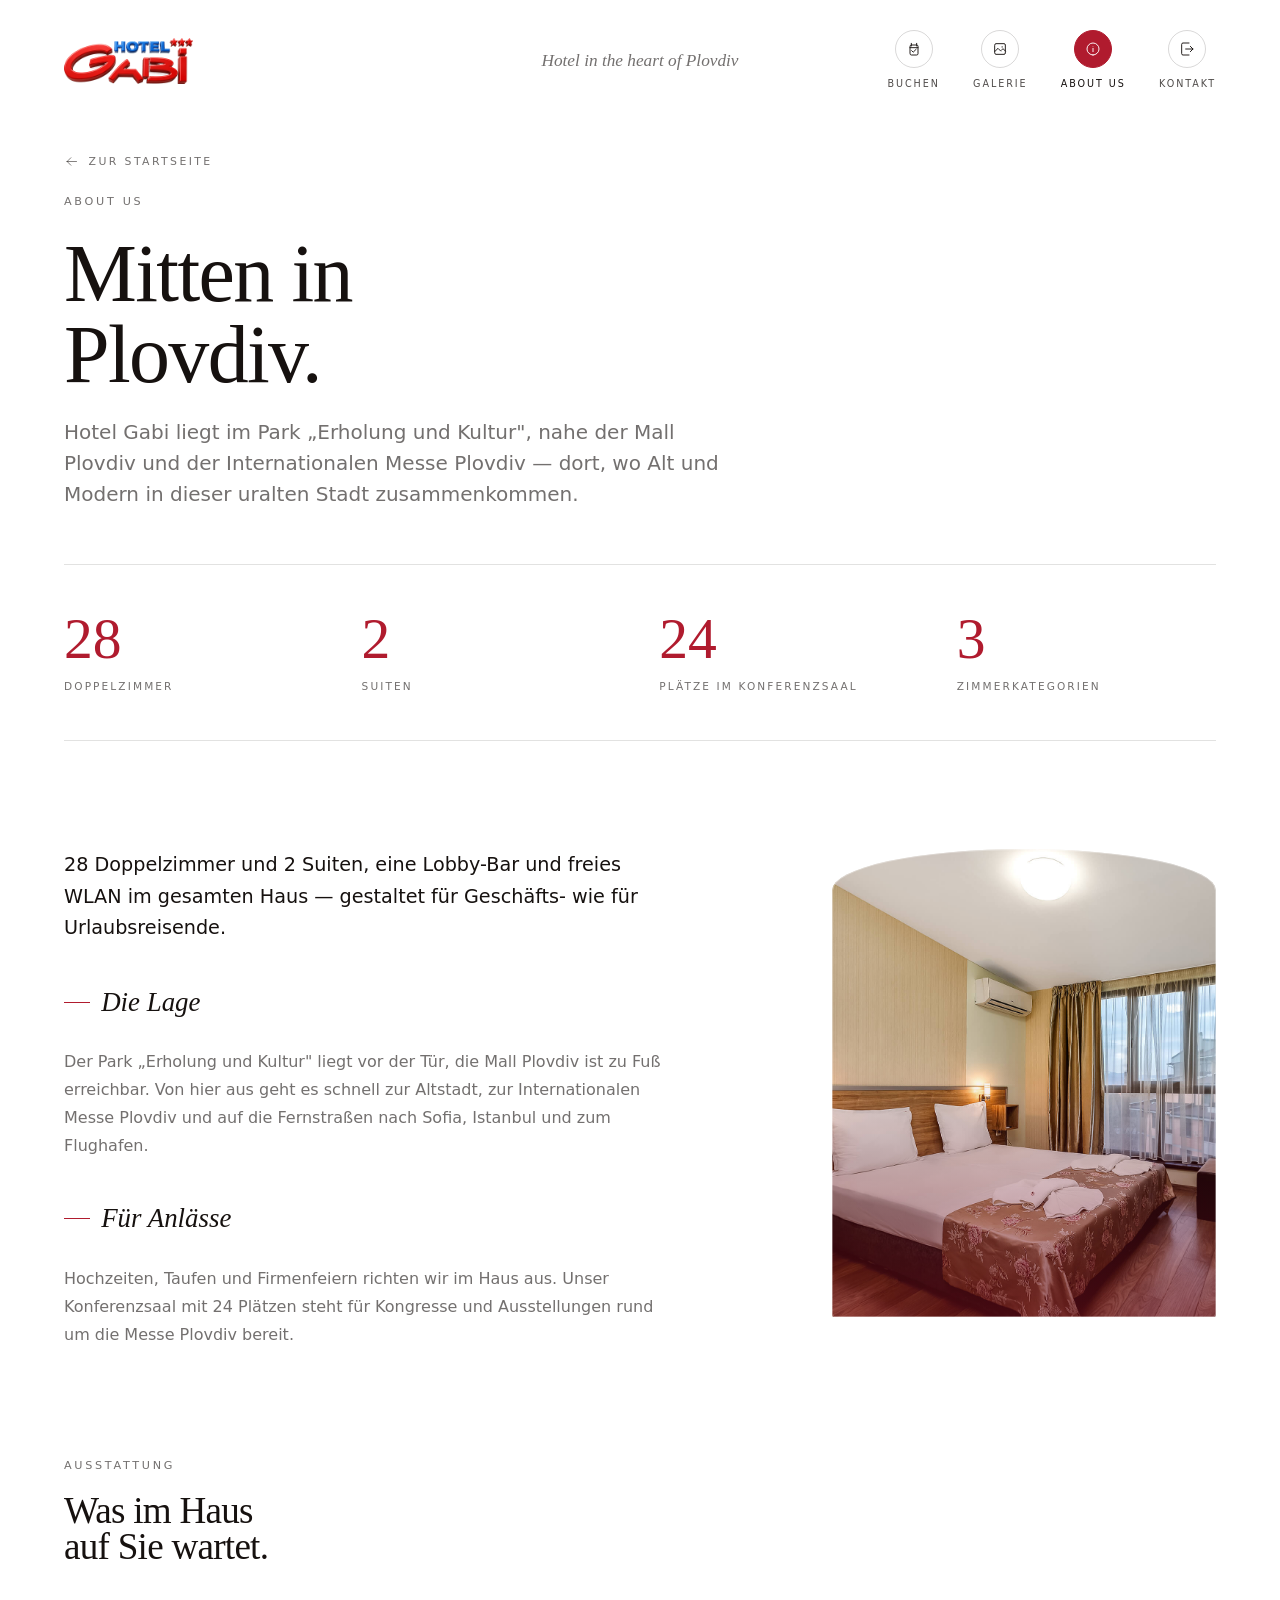
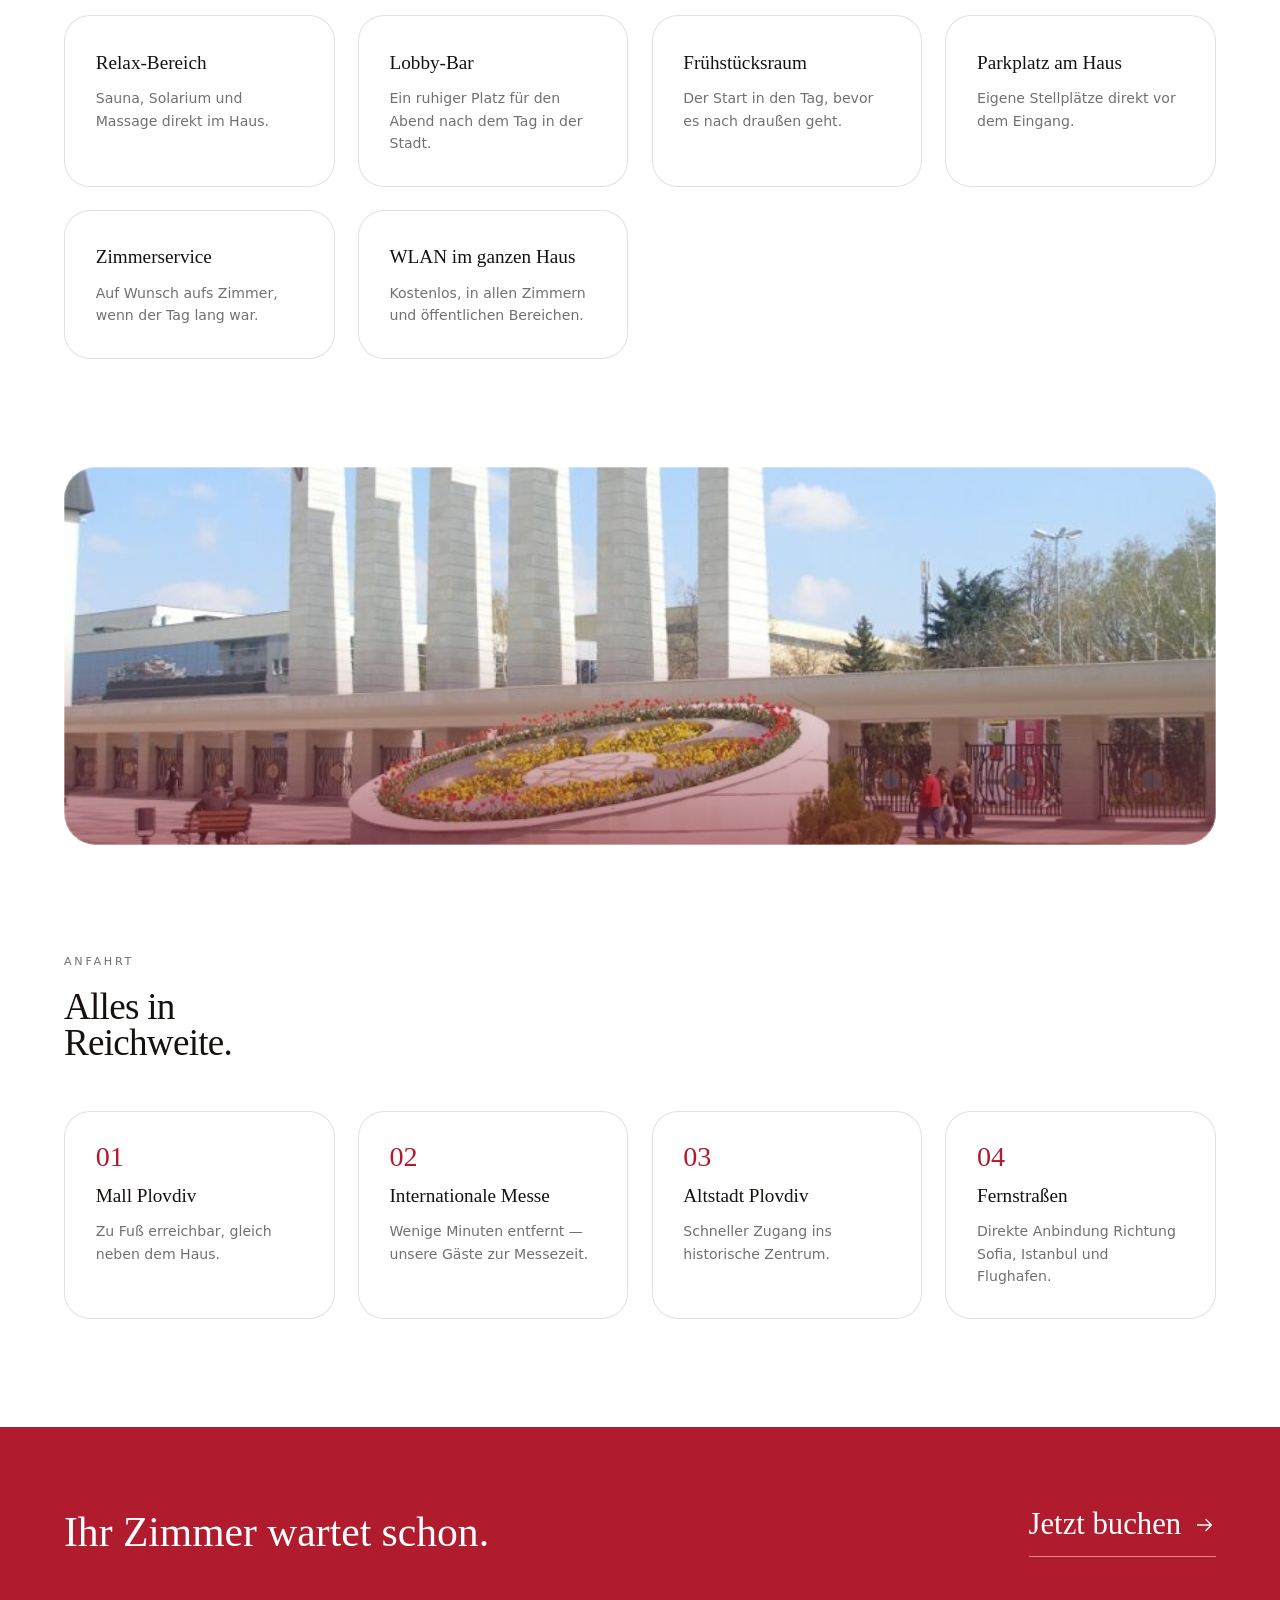
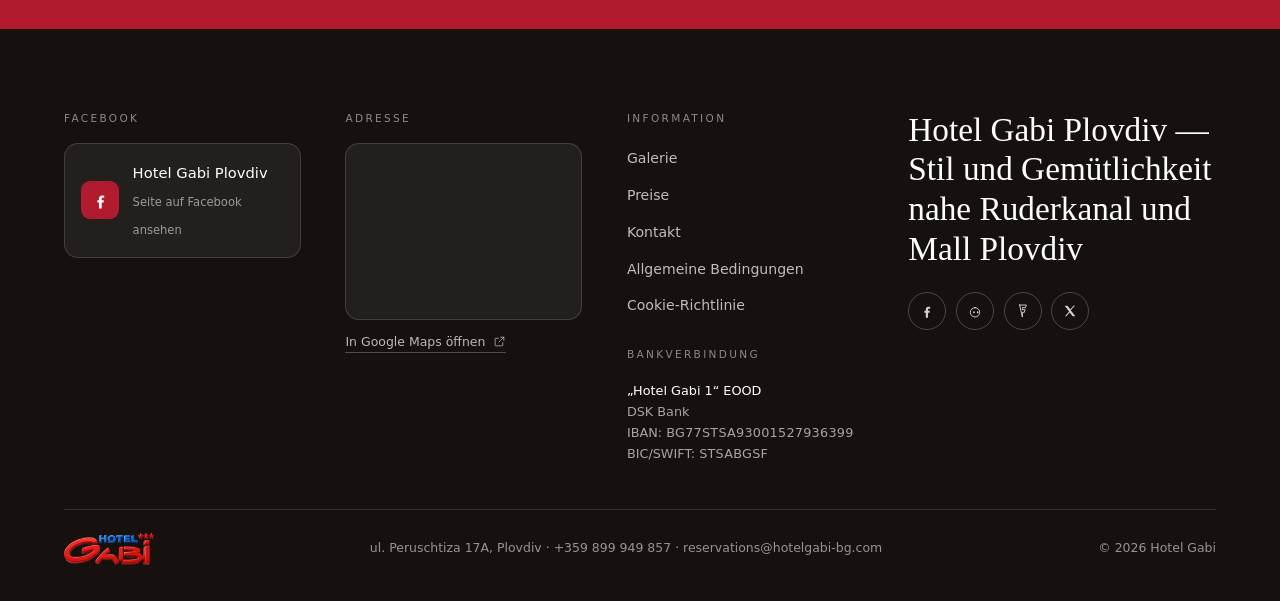
<file: about.html>
<!DOCTYPE html>
<html lang="de">
<head>
<meta charset="utf-8">
<meta name="viewport" content="width=device-width, initial-scale=1">
<title>About Us — Hotel Gabi</title>
<meta name="description" content="Hotel Gabi in Plovdiv — im Park „Erholung und Kultur", nahe der Mall Plovdiv und der Internationalen Messe.">
<link rel="stylesheet" href="assets/css/style.css">
</head>
<body>

<header class="header" data-header>
  <div class="header__inner">
    <a class="brand" href="index.html" aria-label="Hotel Gabi — Startseite">
      <img class="brand__logo" src="assets/img/brand/gabi-logo.png"
           alt="Hotel Gabi" width="640" height="228">
    </a>

    <p class="header__tagline">Hotel in the heart of Plovdiv</p>

    <nav class="header__nav" aria-label="Kurzwahl">
      <a class="header__navlink" href="buchen.html">
        <span class="header__navring" aria-hidden="true">
          <svg viewBox="0 0 24 24" aria-hidden="true">
            <path d="M6,8a2,2 0 0 1 2,-2h8a2,2 0 0 1 2,2v11a2,2 0 0 1 -2,2H8a2,2 0 0 1 -2,-2Z"/>
            <path d="M8,3.5v4"/>
            <path d="M16,3.5v4"/>
            <path d="M6,10H18"/>
            <path d="M8.5,14.5 10.8,16.8 15.3,12.3"/>
          </svg>
        </span>
        <span class="header__navlabel">Buchen</span>
      </a>
      <a class="header__navlink" href="galerie.html">
        <span class="header__navring" aria-hidden="true">
          <svg viewBox="0 0 24 24" aria-hidden="true">
            <path d="M4,6a2,2 0 0 1 2,-2h12a2,2 0 0 1 2,2v12a2,2 0 0 1 -2,2H6a2,2 0 0 1 -2,-2Z"/>
            <path d="M4,16 9,11l4,4"/>
            <path d="M14,14 16.5,11.5 20,15"/>
            <path d="M15.2,8a.9,.9 0 1 1 0,1.8a.9,.9 0 1 1 0,-1.8Z" style="fill:currentColor;stroke:none"/>
          </svg>
        </span>
        <span class="header__navlabel">Galerie</span>
      </a>
      <a class="header__navlink is-current" href="about.html" aria-current="page">
        <span class="header__navring" aria-hidden="true">
          <svg viewBox="0 0 24 24" aria-hidden="true">
            <path d="M12,21a9,9 0 1 1 0,-18a9,9 0 1 1 0,18Z"/>
            <path d="M12,11v5"/>
            <path d="M12,7.4a.6,.6 0 1 1 0,1.2a.6,.6 0 1 1 0,-1.2Z" style="fill:currentColor;stroke:none"/>
          </svg>
        </span>
        <span class="header__navlabel">About&nbsp;Us</span>
      </a>
      <a class="header__navlink" href="kontakt.html">
        <span class="header__navring" aria-hidden="true">
          <svg viewBox="0 0 24 24" aria-hidden="true">
            <path d="M15,3H6a2,2 0 0 0 -2,2v14a2,2 0 0 0 2,2h9"/>
            <path d="M10,12H21"/>
            <path d="M17,8 21,12 17,16"/>
          </svg>
        </span>
        <span class="header__navlabel">Kontakt</span>
      </a>
    </nav>
  </div>
</header>

<main>

  <section class="pagehead" data-reveal-root>
    <div class="pagehead__inner">
      <a class="pagehead__back" href="index.html" data-reveal>
        <svg viewBox="0 0 24 24" aria-hidden="true"><path d="M20 12H5m0 0 6-6m-6 6 6 6"/></svg>
        Zur Startseite
      </a>
      <p class="eyebrow" data-reveal data-reveal-delay="1">About Us</p>
      <h1 class="display" data-reveal data-reveal-delay="2">Mitten in<br>Plovdiv.</h1>
      <p class="pagehead__lead" data-reveal data-reveal-delay="3">
        Hotel Gabi liegt im Park „Erholung und Kultur", nahe der Mall Plovdiv
        und der Internationalen Messe Plovdiv — dort, wo Alt und Modern in
        dieser uralten Stadt zusammenkommen.
      </p>
    </div>
  </section>

  <!-- Zahlenband: echte Hausdaten, groß gesetzt statt im Fließtext versteckt -->
  <section class="pagebody" data-reveal-root>
    <div class="pagebody__inner">
      <div class="statband">
        <div data-reveal-step="0">
          <div class="statband__no">28</div>
          <div class="statband__label">Doppelzimmer</div>
        </div>
        <div data-reveal-step="1">
          <div class="statband__no">2</div>
          <div class="statband__label">Suiten</div>
        </div>
        <div data-reveal-step="2">
          <div class="statband__no">24</div>
          <div class="statband__label">Plätze im Konferenzsaal</div>
        </div>
        <div data-reveal-step="3">
          <div class="statband__no">3</div>
          <div class="statband__label">Zimmerkategorien</div>
        </div>
      </div>
    </div>
  </section>

  <section class="pagebody" data-reveal-root>
    <div class="pagebody__inner">
      <div class="split">

        <div class="prose" data-reveal>
          <p>
            28 Doppelzimmer und 2 Suiten, eine Lobby-Bar und freies WLAN im
            gesamten Haus — gestaltet für Geschäfts- wie für Urlaubsreisende.
          </p>

          <h3>Die Lage</h3>
          <p>
            Der Park „Erholung und Kultur" liegt vor der Tür, die Mall Plovdiv
            ist zu Fuß erreichbar. Von hier aus geht es schnell zur Altstadt,
            zur Internationalen Messe Plovdiv und auf die Fernstraßen nach
            Sofia, Istanbul und zum Flughafen.
          </p>

          <h3>Für Anlässe</h3>
          <p>
            Hochzeiten, Taufen und Firmenfeiern richten wir im Haus aus. Unser
            Konferenzsaal mit 24 Plätzen steht für Kongresse und Ausstellungen
            rund um die Messe Plovdiv bereit.
          </p>
        </div>

        <figure class="split__media arch" data-reveal data-reveal-delay="1">
          <div class="arch__media" style="background-image:url('assets/img/rooms/room-02.jpg'), var(--img-fallback); background-position:40% center"></div>
        </figure>

      </div>
    </div>
  </section>

  <!-- Ausstattung als Karten statt als Aufzählung im Fließtext -->
  <section class="pagebody" data-reveal-root>
    <div class="pagebody__inner">
      <div class="sectionhead">
        <p class="eyebrow" data-reveal>Ausstattung</p>
        <h2 class="display" data-reveal data-reveal-delay="1">
          Was im Haus<br>auf Sie wartet.
        </h2>
      </div>

      <div class="cardgrid">
        <div class="rcard" data-reveal-step="0">
          <h3 class="rcard__title">Relax-Bereich</h3>
          <p class="rcard__text">Sauna, Solarium und Massage direkt im Haus.</p>
        </div>
        <div class="rcard" data-reveal-step="1">
          <h3 class="rcard__title">Lobby-Bar</h3>
          <p class="rcard__text">Ein ruhiger Platz für den Abend nach dem Tag in der Stadt.</p>
        </div>
        <div class="rcard" data-reveal-step="2">
          <h3 class="rcard__title">Frühstücksraum</h3>
          <p class="rcard__text">Der Start in den Tag, bevor es nach draußen geht.</p>
        </div>
        <div class="rcard" data-reveal-step="3">
          <h3 class="rcard__title">Parkplatz am Haus</h3>
          <p class="rcard__text">Eigene Stellplätze direkt vor dem Eingang.</p>
        </div>
        <div class="rcard" data-reveal-step="4">
          <h3 class="rcard__title">Zimmerservice</h3>
          <p class="rcard__text">Auf Wunsch aufs Zimmer, wenn der Tag lang war.</p>
        </div>
        <div class="rcard" data-reveal-step="5">
          <h3 class="rcard__title">WLAN im ganzen Haus</h3>
          <p class="rcard__text">Kostenlos, in allen Zimmern und öffentlichen Bereichen.</p>
        </div>
      </div>
    </div>
  </section>

  <!-- Breites Bildband als ruhiger Abschnittswechsel -->
  <section class="pagebody" data-reveal-root>
    <div class="pagebody__inner">
      <figure class="bandimage" data-reveal>
        <div class="arch__media" style="background-image:url('assets/img/rooms/room-06.jpg'), var(--img-fallback)"></div>
      </figure>
    </div>
  </section>

  <!-- Anfahrt — Entfernungen bewusst ohne erfundene Minutenangaben -->
  <section class="pagebody" data-reveal-root>
    <div class="pagebody__inner">
      <div class="sectionhead">
        <p class="eyebrow" data-reveal>Anfahrt</p>
        <h2 class="display" data-reveal data-reveal-delay="1">
          Alles in<br>Reichweite.
        </h2>
      </div>

      <div class="cardgrid">
        <div class="rcard" data-reveal-step="0">
          <span class="rcard__no">01</span>
          <h3 class="rcard__title">Mall Plovdiv</h3>
          <p class="rcard__text">Zu Fuß erreichbar, gleich neben dem Haus.</p>
        </div>
        <div class="rcard" data-reveal-step="1">
          <span class="rcard__no">02</span>
          <h3 class="rcard__title">Internationale Messe</h3>
          <p class="rcard__text">Wenige Minuten entfernt — unsere Gäste zur Messezeit.</p>
        </div>
        <div class="rcard" data-reveal-step="2">
          <span class="rcard__no">03</span>
          <h3 class="rcard__title">Altstadt Plovdiv</h3>
          <p class="rcard__text">Schneller Zugang ins historische Zentrum.</p>
        </div>
        <div class="rcard" data-reveal-step="3">
          <span class="rcard__no">04</span>
          <h3 class="rcard__title">Fernstraßen</h3>
          <p class="rcard__text">Direkte Anbindung Richtung Sofia, Istanbul und Flughafen.</p>
        </div>
      </div>
    </div>
  </section>

  <section class="ctaband">
    <div class="ctaband__inner">
      <p class="ctaband__title">Ihr Zimmer wartet schon.</p>
      <a class="link-lg" href="buchen.html">
        Jetzt buchen
        <svg viewBox="0 0 24 24" aria-hidden="true"><path d="M4 12h15m0 0-6-6m6 6-6 6"/></svg>
      </a>
    </div>
  </section>

</main>

<footer class="footer" id="contact">
  <div class="footer__inner">
    <div class="footer__grid">

      <!-- Facebook: Verweis auf die echte Seite, ohne Fremd-Skript -->
      <div>
        <p class="footer__label">Facebook</p>
        <a class="footer__fb" href="https://www.facebook.com/HotelGabiPlovdiv/" target="_blank" rel="noopener">
          <span class="footer__fb-icon" aria-hidden="true">
            <svg viewBox="0 0 24 24"><path d="M14.5,8.5h2.2V5.6h-2.6c-2.4,0-3.9,1.5-3.9,4v2H8v3h2.2V22h3.3v-7.4h2.4l0.4-3h-2.8v-1.7C13.5,8.9,13.9,8.5,14.5,8.5z" style="fill:currentColor;stroke:none"/></svg>
          </span>
          <span>
            <span class="footer__fb-name">Hotel Gabi Plovdiv</span><br>
            <span class="footer__fb-sub">Seite auf Facebook ansehen</span>
          </span>
        </a>
      </div>

      <!-- Adresse mit bedienbarer Karte -->
      <div>
        <p class="footer__label">Adresse</p>
        <div class="footer__map">
          <iframe
            src="https://www.google.com/maps/embed?pb=!1m14!1m8!1m3!1d1709.0306923973212!2d24.718196504339172!3d42.140504851937706!3m2!1i1024!2i768!4f13.1!3m3!1m2!1s0x0%3A0x48102296c1b4b407!2z0KXQvtGC0LXQuyDigJzQk9Cw0LHQuOKAnQ!5e0!3m2!1sde!2sbg!4v1552640355857"
            title="Hotel Gabi auf der Karte"
            loading="lazy"
            referrerpolicy="no-referrer-when-downgrade"></iframe>
        </div>
        <a class="footer__maplink" href="https://www.google.com/maps/search/?api=1&query=42.1405048,24.7181965" target="_blank" rel="noopener">
          In Google Maps öffnen
          <svg viewBox="0 0 24 24" aria-hidden="true"><path d="M14 4h6v6"/><path d="M20 4 11 13"/><path d="M18 14v5a1 1 0 0 1-1 1H5a1 1 0 0 1-1-1V7a1 1 0 0 1 1-1h5"/></svg>
        </a>
      </div>

      <!-- Information und Bankverbindung -->
      <div>
        <p class="footer__label">Information</p>
        <ul class="footer__links">
          <li><a href="galerie.html">Galerie</a></li>
          <li><a href="buchen.html">Preise</a></li>
          <li><a href="kontakt.html">Kontakt</a></li>
          <li><a href="https://hotelgabi-bg.com/en/general-terms/" target="_blank" rel="noopener">Allgemeine Bedingungen</a></li>
          <li><a href="https://hotelgabi-bg.com/en/cookie-policy/" target="_blank" rel="noopener">Cookie-Richtlinie</a></li>
        </ul>

        <p class="footer__label">Bankverbindung</p>
        <p class="footer__bank">
          <strong>„Hotel Gabi 1“ EOOD</strong><br>
          DSK Bank<br>
          IBAN: <code>BG77STSA93001527936399</code><br>
          BIC/SWIFT: <code>STSABGSF</code>
        </p>
      </div>

      <!-- Claim und Profile -->
      <div class="footer__claim-col">
        <p class="footer__claim">
          Hotel Gabi Plovdiv — Stil und Gemütlichkeit nahe Ruderkanal und Mall Plovdiv
        </p>
        <div class="footer__social">
          <a href="https://www.facebook.com/HotelGabiPlovdiv/" target="_blank" rel="noopener" aria-label="Facebook">
            <svg viewBox="0 0 24 24"><path d="M14.5,8.5h2.2V5.6h-2.6c-2.4,0-3.9,1.5-3.9,4v2H8v3h2.2V22h3.3v-7.4h2.4l0.4-3h-2.8v-1.7C13.5,8.9,13.9,8.5,14.5,8.5z" style="fill:currentColor;stroke:none"/></svg>
          </a>
          <a href="https://www.tripadvisor.com/Hotel_Review-g295391-d954152-Reviews-Gabi_Hotel-Plovdiv_Plovdiv_Province.html" target="_blank" rel="noopener" aria-label="TripAdvisor">
            <svg viewBox="0 0 24 24"><path d="M12,7c-3.9,0-7,3.1-7,7s3.1,7,7,7s7-3.1,7-7S15.9,7,12,7z"/><path d="M9.2,14a1.3,1.3 0 1 0 0,-0.1Z" style="fill:currentColor;stroke:none"/><path d="M14.8,14a1.3,1.3 0 1 0 0,-0.1Z" style="fill:currentColor;stroke:none"/></svg>
          </a>
          <a href="https://foursquare.com/v/gabi-hotel/4ea056fb6c258f17cb707c6d" target="_blank" rel="noopener" aria-label="Foursquare">
            <svg viewBox="0 0 24 24"><path d="M7,3h10l-1.2,4H11v3h4.2l-1.2,4H11v7L7,3Z"/></svg>
          </a>
          <a href="https://twitter.com/HotelGabi" target="_blank" rel="noopener" aria-label="Twitter">
            <svg viewBox="0 0 24 24"><path d="M4,4l6.6,8.8L4.4,20h2l5.2-5.9L15.9,20H20l-6.9-9.2L19.4,4h-2l-4.9,5.5L8.1,4H4Z" style="fill:currentColor;stroke:none"/></svg>
          </a>
        </div>
      </div>

    </div>

    <div class="footer__base">
      <span class="brand brand--sm">
        <img class="brand__logo" src="assets/img/brand/gabi-logo.png"
             alt="Hotel Gabi" width="640" height="228">
      </span>
      <p class="footer__addr">ul. Peruschtiza 17A, Plovdiv · +359 899 949 857 · reservations@hotelgabi-bg.com</p>
      <p class="footer__copy">© <span data-year>2026</span> Hotel Gabi</p>
    </div>
  </div>
</footer>

<script src="assets/js/i18n.js"></script>
<script src="assets/js/main.js"></script>
</body>
</html>
</file>
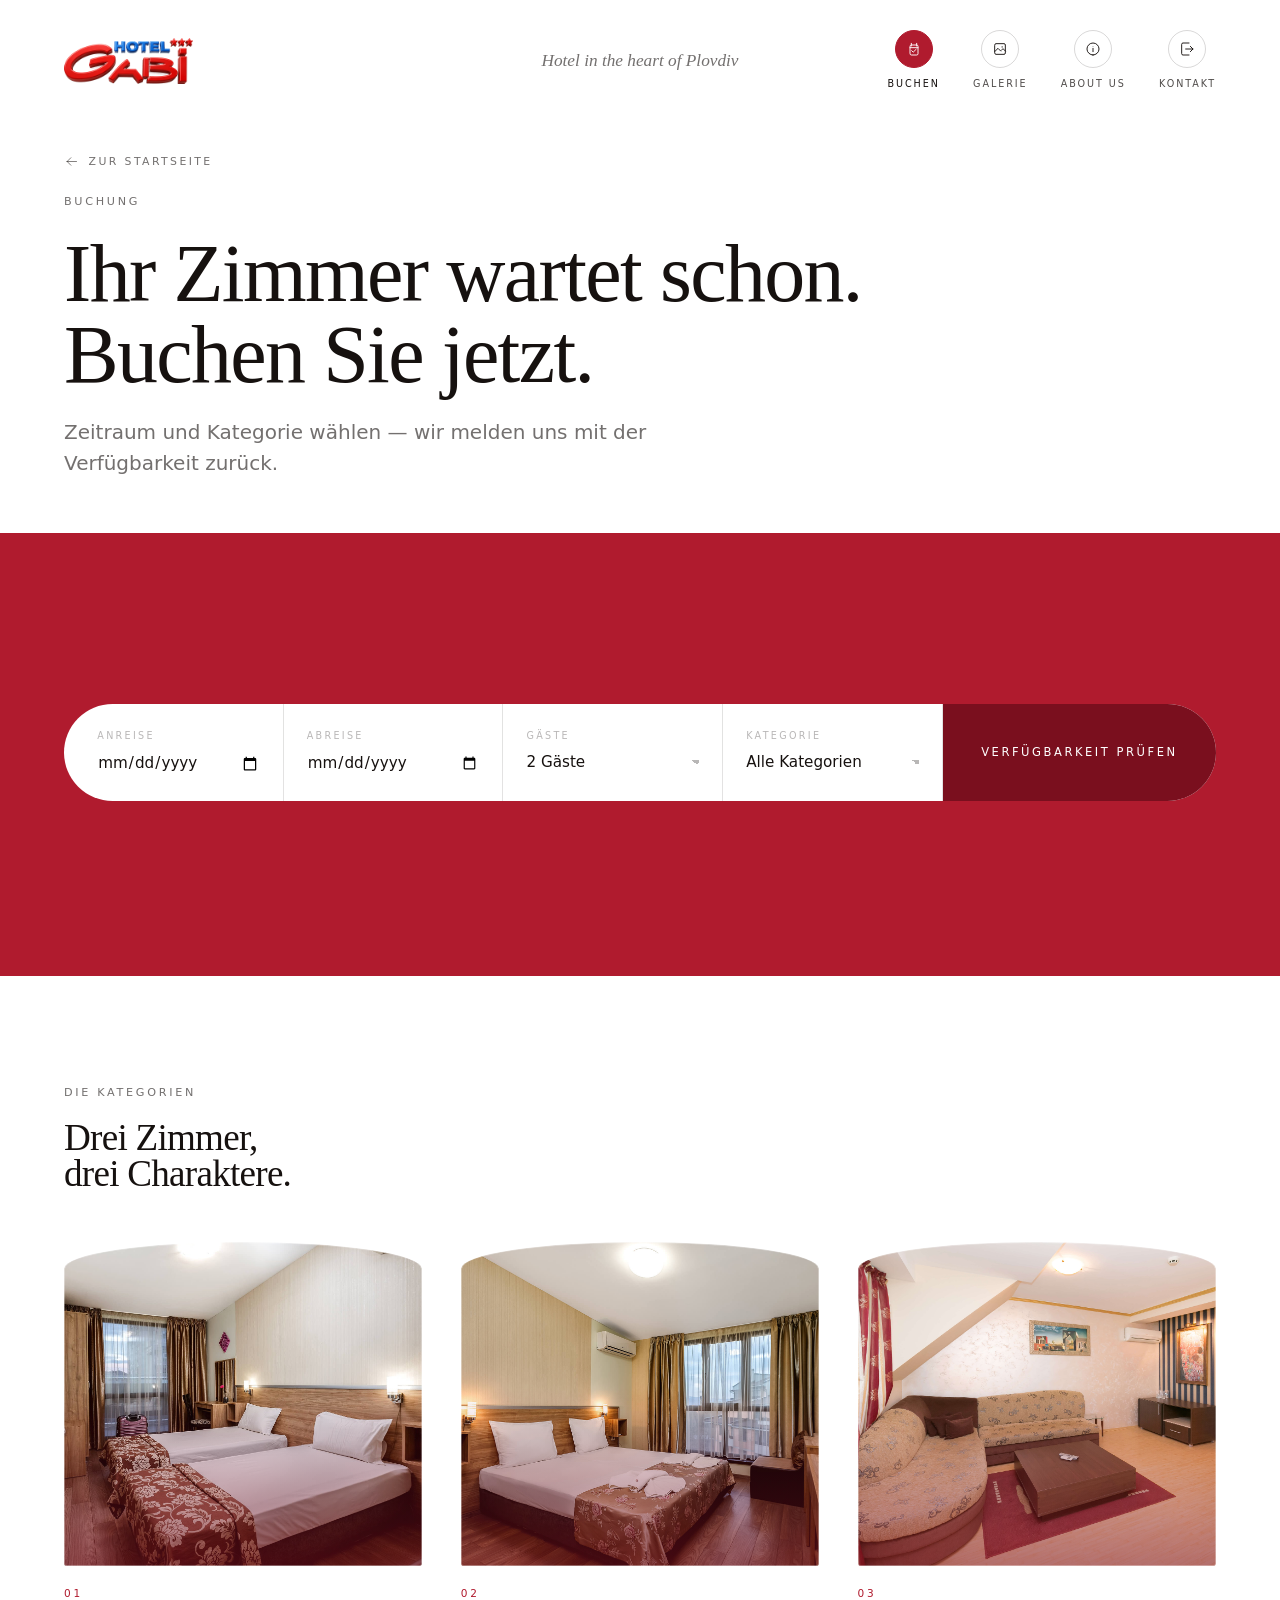
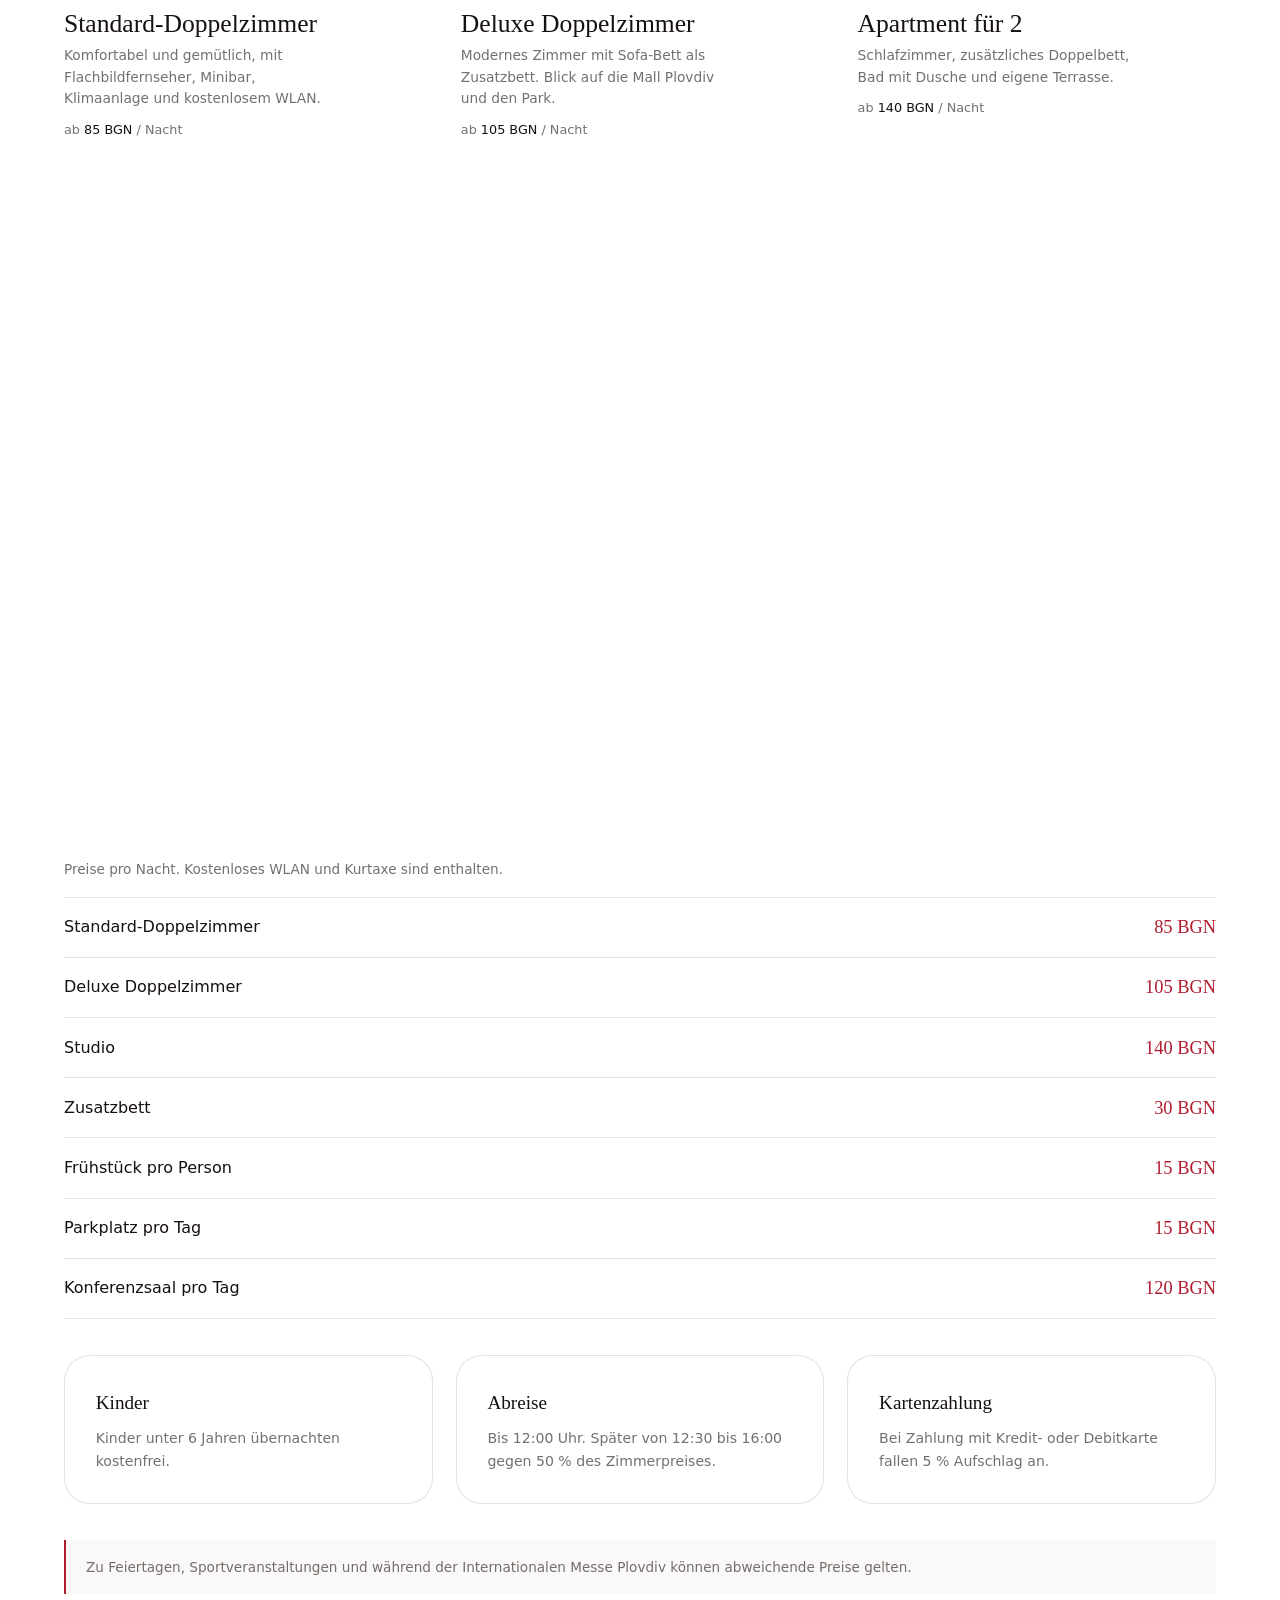
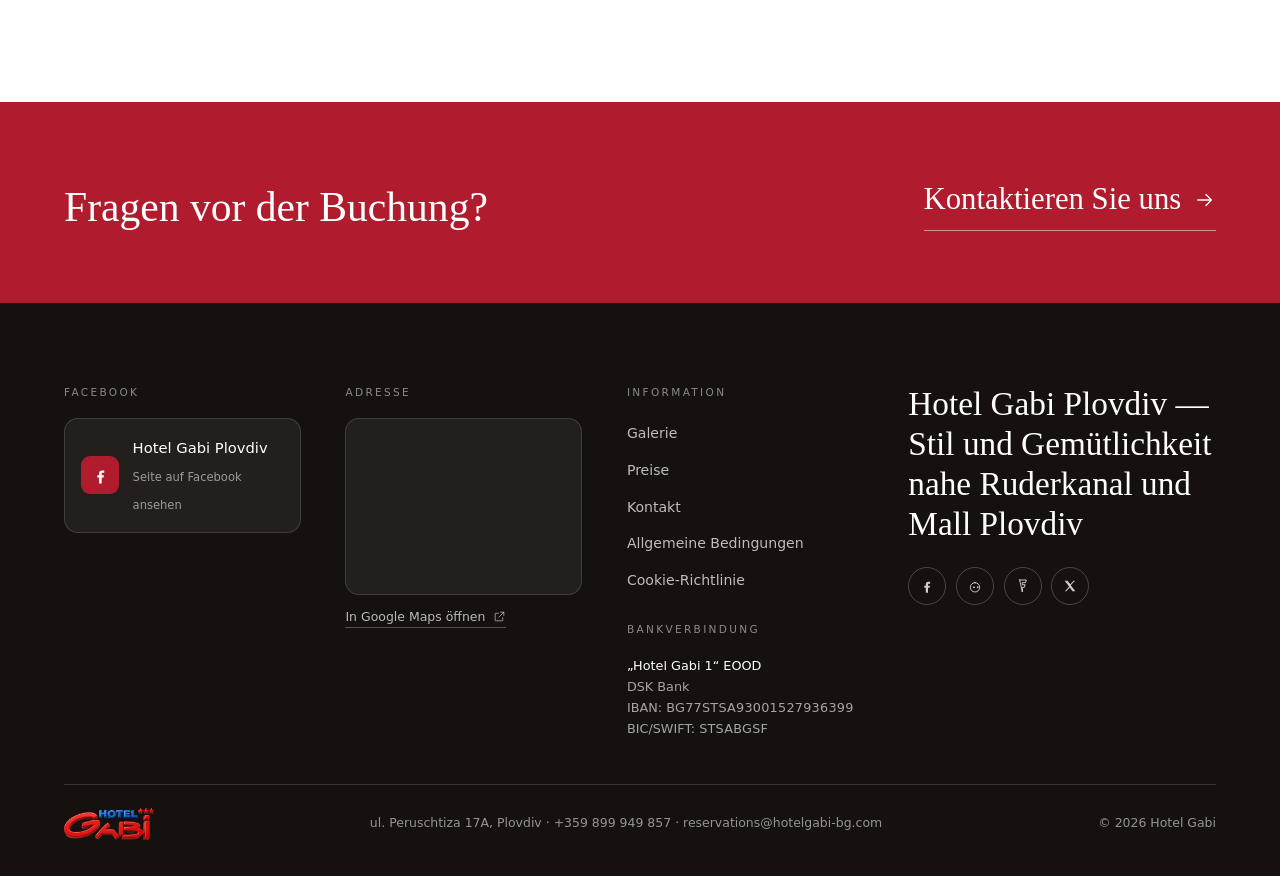
<file: buchen.html>
<!DOCTYPE html>
<html lang="de">
<head>
<meta charset="utf-8">
<meta name="viewport" content="width=device-width, initial-scale=1">
<title>Buchen — Hotel Gabi</title>
<meta name="description" content="Verfügbarkeit im Hotel Gabi Plovdiv prüfen und Zimmer anfragen.">
<link rel="stylesheet" href="assets/css/style.css">
</head>
<body>

<header class="header" data-header>
  <div class="header__inner">
    <a class="brand" href="index.html" aria-label="Hotel Gabi — Startseite">
      <img class="brand__logo" src="assets/img/brand/gabi-logo.png"
           alt="Hotel Gabi" width="640" height="228">
    </a>

    <p class="header__tagline">Hotel in the heart of Plovdiv</p>

    <nav class="header__nav" aria-label="Kurzwahl">
      <a class="header__navlink is-current" href="buchen.html" aria-current="page">
        <span class="header__navring" aria-hidden="true">
          <svg viewBox="0 0 24 24" aria-hidden="true">
            <path d="M6,8a2,2 0 0 1 2,-2h8a2,2 0 0 1 2,2v11a2,2 0 0 1 -2,2H8a2,2 0 0 1 -2,-2Z"/>
            <path d="M8,3.5v4"/>
            <path d="M16,3.5v4"/>
            <path d="M6,10H18"/>
            <path d="M8.5,14.5 10.8,16.8 15.3,12.3"/>
          </svg>
        </span>
        <span class="header__navlabel">Buchen</span>
      </a>
      <a class="header__navlink" href="galerie.html">
        <span class="header__navring" aria-hidden="true">
          <svg viewBox="0 0 24 24" aria-hidden="true">
            <path d="M4,6a2,2 0 0 1 2,-2h12a2,2 0 0 1 2,2v12a2,2 0 0 1 -2,2H6a2,2 0 0 1 -2,-2Z"/>
            <path d="M4,16 9,11l4,4"/>
            <path d="M14,14 16.5,11.5 20,15"/>
            <path d="M15.2,8a.9,.9 0 1 1 0,1.8a.9,.9 0 1 1 0,-1.8Z" style="fill:currentColor;stroke:none"/>
          </svg>
        </span>
        <span class="header__navlabel">Galerie</span>
      </a>
      <a class="header__navlink" href="about.html">
        <span class="header__navring" aria-hidden="true">
          <svg viewBox="0 0 24 24" aria-hidden="true">
            <path d="M12,21a9,9 0 1 1 0,-18a9,9 0 1 1 0,18Z"/>
            <path d="M12,11v5"/>
            <path d="M12,7.4a.6,.6 0 1 1 0,1.2a.6,.6 0 1 1 0,-1.2Z" style="fill:currentColor;stroke:none"/>
          </svg>
        </span>
        <span class="header__navlabel">About&nbsp;Us</span>
      </a>
      <a class="header__navlink" href="kontakt.html">
        <span class="header__navring" aria-hidden="true">
          <svg viewBox="0 0 24 24" aria-hidden="true">
            <path d="M15,3H6a2,2 0 0 0 -2,2v14a2,2 0 0 0 2,2h9"/>
            <path d="M10,12H21"/>
            <path d="M17,8 21,12 17,16"/>
          </svg>
        </span>
        <span class="header__navlabel">Kontakt</span>
      </a>
    </nav>
  </div>
</header>

<main>

  <section class="pagehead" data-reveal-root>
    <div class="pagehead__inner">
      <a class="pagehead__back" href="index.html" data-reveal>
        <svg viewBox="0 0 24 24" aria-hidden="true"><path d="M20 12H5m0 0 6-6m-6 6 6 6"/></svg>
        Zur Startseite
      </a>
      <p class="eyebrow" data-reveal data-reveal-delay="1">Buchung</p>
      <h1 class="display" data-reveal data-reveal-delay="2">Ihr Zimmer wartet schon.<br>Buchen Sie jetzt.</h1>
      <p class="pagehead__lead" data-reveal data-reveal-delay="3">
        Zeitraum und Kategorie wählen — wir melden uns mit der Verfügbarkeit zurück.
      </p>
    </div>
  </section>

  <section class="booking" data-reveal-root>
    <div class="booking__inner">

      <form class="bookbar" data-reveal novalidate>
        <div class="bookbar__field">
          <label for="b-in">Anreise</label>
          <input id="b-in" type="date" name="checkin">
        </div>
        <div class="bookbar__field">
          <label for="b-out">Abreise</label>
          <input id="b-out" type="date" name="checkout">
        </div>
        <div class="bookbar__field">
          <label for="b-guests">Gäste</label>
          <select id="b-guests" name="guests">
            <option>1 Gast</option>
            <option selected>2 Gäste</option>
            <option>3 Gäste</option>
            <option>4 Gäste</option>
          </select>
        </div>
        <div class="bookbar__field">
          <label for="b-room">Kategorie</label>
          <select id="b-room" name="room">
            <option>Alle Kategorien</option>
            <option>Standard-Doppelzimmer</option>
            <option>Deluxe Doppelzimmer</option>
            <option>Apartment für 2</option>
          </select>
        </div>
        <button class="bookbar__submit" type="submit">
          <span>Verfügbarkeit prüfen</span>
        </button>
      </form>

      <p class="booking__hint" data-reveal data-reveal-delay="1" data-booking-hint role="status">
        Die Buchungsstrecke ist noch nicht angebunden — dieser Bereich ist
        gestalterisch vorbereitet. Rufen Sie uns solange gern direkt an:
        +359 899 949 857, oder schreiben Sie an
        reservations@hotelgabi-bg.com
      </p>

    </div>
  </section>

  <!-- Kategorien mit Bild statt reinem Fließtext — gleiche Bogenform
       und Typografie wie die Zimmerreihe auf der Startseite. -->
  <section class="pagebody" data-reveal-root>
    <div class="pagebody__inner">
      <div class="sectionhead">
        <p class="eyebrow" data-reveal>Die Kategorien</p>
        <h2 class="display" data-reveal data-reveal-delay="1">
          Drei Zimmer,<br>drei Charaktere.
        </h2>
      </div>

      <div class="roomgrid">

        <a class="roomgrid__item arch room--link" href="zimmer-standard.html" data-reveal-step="0">
          <div class="room__frame">
            <div class="arch__media" style="background-image:url('assets/img/rooms/room-01.jpg'), var(--img-fallback); background-position:75% center"></div>
            <div class="room__info">
              <div class="room__info-top">
                <span class="room__info-price">ab 85&nbsp;BGN</span>
                <span class="room__info-size">2 Gäste</span>
              </div>
              <ul class="room__info-list">
                <li>Flachbildfernseher und Minibar</li>
                <li>Klimaanlage, kostenloses WLAN</li>
                <li>Blick auf den Park</li>
              </ul>
              <span class="room__info-more">
                Zimmer ansehen
                <svg viewBox="0 0 24 24" aria-hidden="true"><path d="M4 12h15m0 0-6-6m6 6-6 6"/></svg>
              </span>
            </div>
          </div>
          <div class="room__body">
            <p class="room__index">01</p>
            <h3 class="room__name">Standard-Doppelzimmer</h3>
            <p class="room__desc">Komfortabel und gemütlich, mit Flachbildfernseher, Minibar, Klimaanlage und kostenlosem WLAN.</p>
            <p class="room__price">ab <strong>85&nbsp;BGN</strong> / Nacht</p>
          </div>
        </a>

        <a class="roomgrid__item arch room--link" href="zimmer-deluxe.html" data-reveal-step="1">
          <div class="room__frame">
            <div class="arch__media" style="background-image:url('assets/img/rooms/room-02.jpg'), var(--img-fallback); background-position:40% center"></div>
            <div class="room__info">
              <div class="room__info-top">
                <span class="room__info-price">ab 105&nbsp;BGN</span>
                <span class="room__info-size">2–3 Gäste</span>
              </div>
              <ul class="room__info-list">
                <li>Sofa-Bett als zusätzliches Bett</li>
                <li>Klimaanlage, Minibar, TV, WLAN</li>
                <li>Blick auf Mall Plovdiv und Park</li>
              </ul>
              <span class="room__info-more">
                Zimmer ansehen
                <svg viewBox="0 0 24 24" aria-hidden="true"><path d="M4 12h15m0 0-6-6m6 6-6 6"/></svg>
              </span>
            </div>
          </div>
          <div class="room__body">
            <p class="room__index">02</p>
            <h3 class="room__name">Deluxe Doppelzimmer</h3>
            <p class="room__desc">Modernes Zimmer mit Sofa-Bett als Zusatzbett. Blick auf die Mall Plovdiv und den Park.</p>
            <p class="room__price">ab <strong>105&nbsp;BGN</strong> / Nacht</p>
          </div>
        </a>

        <a class="roomgrid__item arch room--link" href="zimmer-apartment.html" data-reveal-step="2">
          <div class="room__frame">
            <div class="arch__media" style="background-image:url('assets/img/rooms/room-03.jpg'), var(--img-fallback); background-position:15% center"></div>
            <div class="room__info">
              <div class="room__info-top">
                <span class="room__info-price">ab 140&nbsp;BGN</span>
                <span class="room__info-size">2–4 Gäste</span>
              </div>
              <ul class="room__info-list">
                <li>Schlafzimmer und zusätzliches Doppelbett</li>
                <li>Bad mit Dusche, eigene Terrasse</li>
                <li>Zwei Fernseher, romantische Beleuchtung</li>
              </ul>
              <span class="room__info-more">
                Zimmer ansehen
                <svg viewBox="0 0 24 24" aria-hidden="true"><path d="M4 12h15m0 0-6-6m6 6-6 6"/></svg>
              </span>
            </div>
          </div>
          <div class="room__body">
            <p class="room__index">03</p>
            <h3 class="room__name">Apartment für 2</h3>
            <p class="room__desc">Schlafzimmer, zusätzliches Doppelbett, Bad mit Dusche und eigene Terrasse.</p>
            <p class="room__price">ab <strong>140&nbsp;BGN</strong> / Nacht</p>
          </div>
        </a>

      </div>
    </div>
  </section>

  <!-- Ablauf: nimmt Gästen die Unsicherheit, was nach dem Absenden passiert -->
  <section class="pagebody" data-reveal-root>
    <div class="pagebody__inner">
      <div class="sectionhead">
        <p class="eyebrow" data-reveal>Ablauf</p>
        <h2 class="display" data-reveal data-reveal-delay="1">
          In drei Schritten<br>zum Zimmer.
        </h2>
      </div>

      <div class="cardgrid">
        <div class="rcard" data-reveal-step="0">
          <span class="rcard__no">01</span>
          <h3 class="rcard__title">Anfragen</h3>
          <p class="rcard__text">Zeitraum, Gästezahl und Kategorie wählen — oder einfach anrufen.</p>
        </div>
        <div class="rcard" data-reveal-step="1">
          <span class="rcard__no">02</span>
          <h3 class="rcard__title">Bestätigung</h3>
          <p class="rcard__text">Wir prüfen die Verfügbarkeit und melden uns mit dem Angebot zurück.</p>
        </div>
        <div class="rcard" data-reveal-step="2">
          <span class="rcard__no">03</span>
          <h3 class="rcard__title">Anreise</h3>
          <p class="rcard__text">Parkplatz direkt am Haus, der Schlüssel liegt bereit.</p>
        </div>
      </div>

    </div>
  </section>

  <!-- Preisliste — Angaben von der bestehenden Website übernommen -->
  <section class="pagebody" data-reveal-root>
    <div class="pagebody__inner">
      <div class="sectionhead">
        <p class="eyebrow" data-reveal>Preise</p>
        <h2 class="display" data-reveal data-reveal-delay="1">
          Was Ihr Aufenthalt<br>kostet.
        </h2>
      </div>

      <table class="pricetable" data-reveal>
        <caption class="pricetable__caption">Preise pro Nacht. Kostenloses WLAN und Kurtaxe sind enthalten.</caption>
        <tbody>
          <tr><th scope="row">Standard-Doppelzimmer</th><td>85 BGN</td></tr>
          <tr><th scope="row">Deluxe Doppelzimmer</th><td>105 BGN</td></tr>
          <tr><th scope="row">Studio</th><td>140 BGN</td></tr>
          <tr><th scope="row">Zusatzbett</th><td>30 BGN</td></tr>
          <tr><th scope="row">Frühstück pro Person</th><td>15 BGN</td></tr>
          <tr><th scope="row">Parkplatz pro Tag</th><td>15 BGN</td></tr>
          <tr><th scope="row">Konferenzsaal pro Tag</th><td>120 BGN</td></tr>
        </tbody>
      </table>

      <div class="cardgrid cardgrid--spaced">
        <div class="rcard" data-reveal-step="0">
          <h3 class="rcard__title">Kinder</h3>
          <p class="rcard__text">Kinder unter 6 Jahren übernachten kostenfrei.</p>
        </div>
        <div class="rcard" data-reveal-step="1">
          <h3 class="rcard__title">Abreise</h3>
          <p class="rcard__text">Bis 12:00 Uhr. Später von 12:30 bis 16:00 gegen 50 % des Zimmerpreises.</p>
        </div>
        <div class="rcard" data-reveal-step="2">
          <h3 class="rcard__title">Kartenzahlung</h3>
          <p class="rcard__text">Bei Zahlung mit Kredit- oder Debitkarte fallen 5 % Aufschlag an.</p>
        </div>
      </div>

      <p class="note" data-reveal>
        Zu Feiertagen, Sportveranstaltungen und während der Internationalen
        Messe Plovdiv können abweichende Preise gelten.
      </p>
    </div>
  </section>

  <section class="ctaband">
    <div class="ctaband__inner">
      <p class="ctaband__title">Fragen vor der Buchung?</p>
      <a class="link-lg" href="kontakt.html">
        Kontaktieren Sie uns
        <svg viewBox="0 0 24 24" aria-hidden="true"><path d="M4 12h15m0 0-6-6m6 6-6 6"/></svg>
      </a>
    </div>
  </section>

</main>

<footer class="footer" id="contact">
  <div class="footer__inner">
    <div class="footer__grid">

      <!-- Facebook: Verweis auf die echte Seite, ohne Fremd-Skript -->
      <div>
        <p class="footer__label">Facebook</p>
        <a class="footer__fb" href="https://www.facebook.com/HotelGabiPlovdiv/" target="_blank" rel="noopener">
          <span class="footer__fb-icon" aria-hidden="true">
            <svg viewBox="0 0 24 24"><path d="M14.5,8.5h2.2V5.6h-2.6c-2.4,0-3.9,1.5-3.9,4v2H8v3h2.2V22h3.3v-7.4h2.4l0.4-3h-2.8v-1.7C13.5,8.9,13.9,8.5,14.5,8.5z" style="fill:currentColor;stroke:none"/></svg>
          </span>
          <span>
            <span class="footer__fb-name">Hotel Gabi Plovdiv</span><br>
            <span class="footer__fb-sub">Seite auf Facebook ansehen</span>
          </span>
        </a>
      </div>

      <!-- Adresse mit bedienbarer Karte -->
      <div>
        <p class="footer__label">Adresse</p>
        <div class="footer__map">
          <iframe
            src="https://www.google.com/maps/embed?pb=!1m14!1m8!1m3!1d1709.0306923973212!2d24.718196504339172!3d42.140504851937706!3m2!1i1024!2i768!4f13.1!3m3!1m2!1s0x0%3A0x48102296c1b4b407!2z0KXQvtGC0LXQuyDigJzQk9Cw0LHQuOKAnQ!5e0!3m2!1sde!2sbg!4v1552640355857"
            title="Hotel Gabi auf der Karte"
            loading="lazy"
            referrerpolicy="no-referrer-when-downgrade"></iframe>
        </div>
        <a class="footer__maplink" href="https://www.google.com/maps/search/?api=1&query=42.1405048,24.7181965" target="_blank" rel="noopener">
          In Google Maps öffnen
          <svg viewBox="0 0 24 24" aria-hidden="true"><path d="M14 4h6v6"/><path d="M20 4 11 13"/><path d="M18 14v5a1 1 0 0 1-1 1H5a1 1 0 0 1-1-1V7a1 1 0 0 1 1-1h5"/></svg>
        </a>
      </div>

      <!-- Information und Bankverbindung -->
      <div>
        <p class="footer__label">Information</p>
        <ul class="footer__links">
          <li><a href="galerie.html">Galerie</a></li>
          <li><a href="buchen.html">Preise</a></li>
          <li><a href="kontakt.html">Kontakt</a></li>
          <li><a href="https://hotelgabi-bg.com/en/general-terms/" target="_blank" rel="noopener">Allgemeine Bedingungen</a></li>
          <li><a href="https://hotelgabi-bg.com/en/cookie-policy/" target="_blank" rel="noopener">Cookie-Richtlinie</a></li>
        </ul>

        <p class="footer__label">Bankverbindung</p>
        <p class="footer__bank">
          <strong>„Hotel Gabi 1“ EOOD</strong><br>
          DSK Bank<br>
          IBAN: <code>BG77STSA93001527936399</code><br>
          BIC/SWIFT: <code>STSABGSF</code>
        </p>
      </div>

      <!-- Claim und Profile -->
      <div class="footer__claim-col">
        <p class="footer__claim">
          Hotel Gabi Plovdiv — Stil und Gemütlichkeit nahe Ruderkanal und Mall Plovdiv
        </p>
        <div class="footer__social">
          <a href="https://www.facebook.com/HotelGabiPlovdiv/" target="_blank" rel="noopener" aria-label="Facebook">
            <svg viewBox="0 0 24 24"><path d="M14.5,8.5h2.2V5.6h-2.6c-2.4,0-3.9,1.5-3.9,4v2H8v3h2.2V22h3.3v-7.4h2.4l0.4-3h-2.8v-1.7C13.5,8.9,13.9,8.5,14.5,8.5z" style="fill:currentColor;stroke:none"/></svg>
          </a>
          <a href="https://www.tripadvisor.com/Hotel_Review-g295391-d954152-Reviews-Gabi_Hotel-Plovdiv_Plovdiv_Province.html" target="_blank" rel="noopener" aria-label="TripAdvisor">
            <svg viewBox="0 0 24 24"><path d="M12,7c-3.9,0-7,3.1-7,7s3.1,7,7,7s7-3.1,7-7S15.9,7,12,7z"/><path d="M9.2,14a1.3,1.3 0 1 0 0,-0.1Z" style="fill:currentColor;stroke:none"/><path d="M14.8,14a1.3,1.3 0 1 0 0,-0.1Z" style="fill:currentColor;stroke:none"/></svg>
          </a>
          <a href="https://foursquare.com/v/gabi-hotel/4ea056fb6c258f17cb707c6d" target="_blank" rel="noopener" aria-label="Foursquare">
            <svg viewBox="0 0 24 24"><path d="M7,3h10l-1.2,4H11v3h4.2l-1.2,4H11v7L7,3Z"/></svg>
          </a>
          <a href="https://twitter.com/HotelGabi" target="_blank" rel="noopener" aria-label="Twitter">
            <svg viewBox="0 0 24 24"><path d="M4,4l6.6,8.8L4.4,20h2l5.2-5.9L15.9,20H20l-6.9-9.2L19.4,4h-2l-4.9,5.5L8.1,4H4Z" style="fill:currentColor;stroke:none"/></svg>
          </a>
        </div>
      </div>

    </div>

    <div class="footer__base">
      <span class="brand brand--sm">
        <img class="brand__logo" src="assets/img/brand/gabi-logo.png"
             alt="Hotel Gabi" width="640" height="228">
      </span>
      <p class="footer__addr">ul. Peruschtiza 17A, Plovdiv · +359 899 949 857 · reservations@hotelgabi-bg.com</p>
      <p class="footer__copy">© <span data-year>2026</span> Hotel Gabi</p>
    </div>
  </div>
</footer>

<script src="assets/js/i18n.js"></script>
<script src="assets/js/main.js"></script>
</body>
</html>
</file>
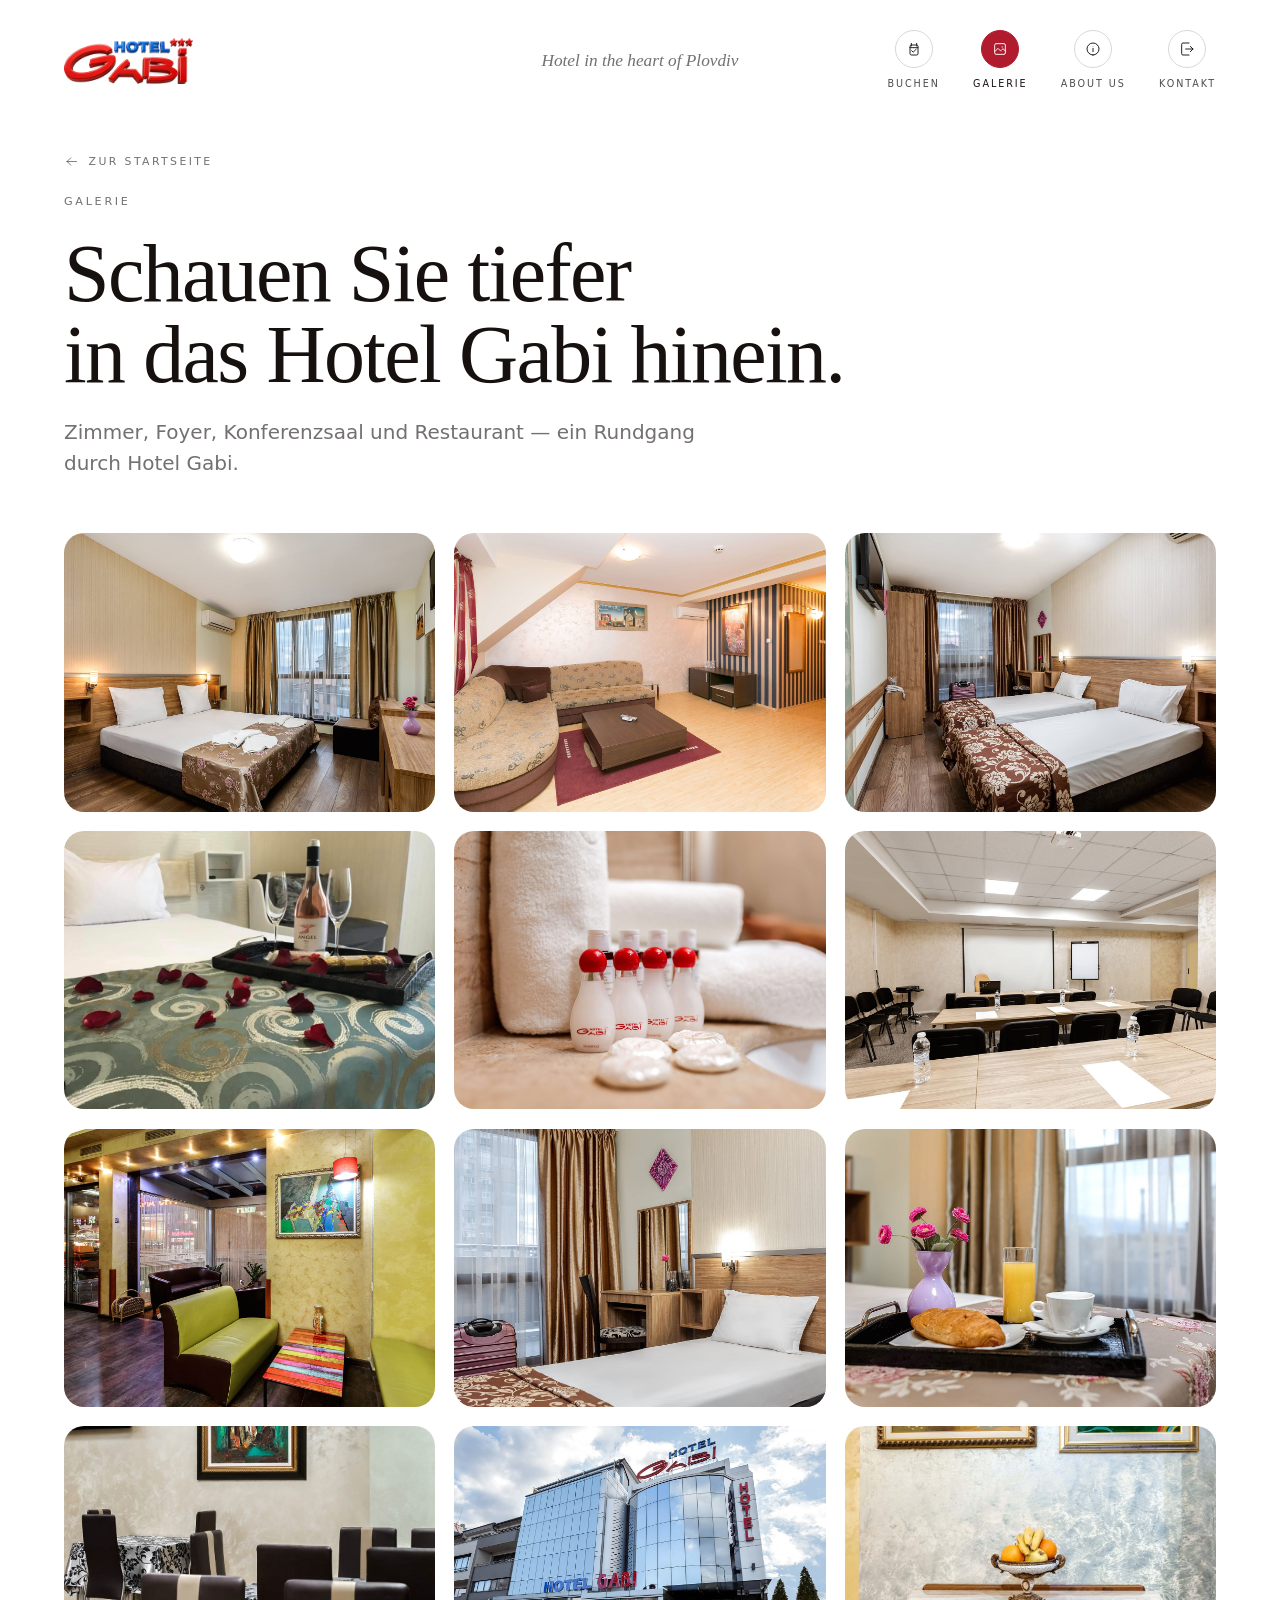
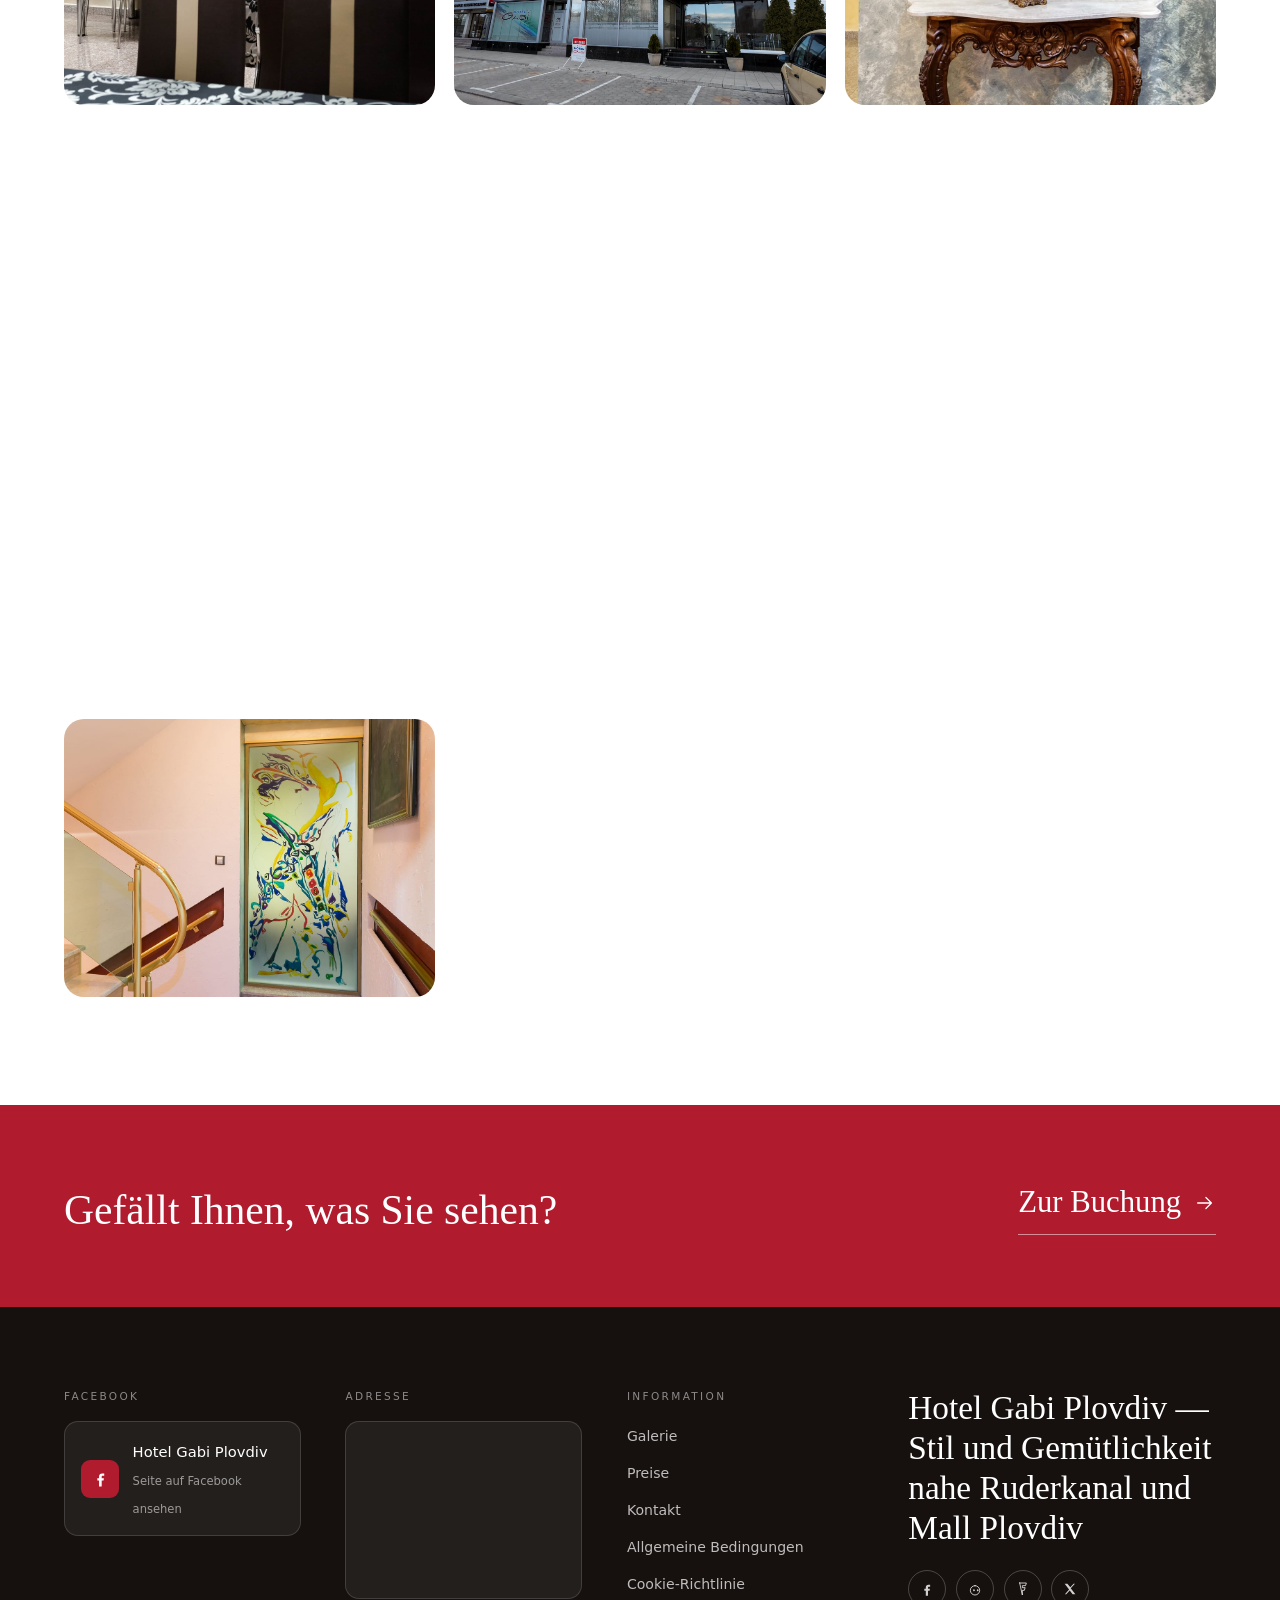
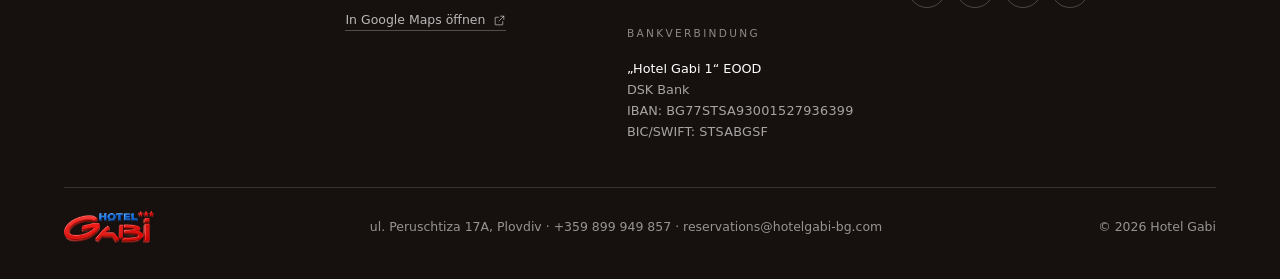
<file: galerie.html>
<!DOCTYPE html>
<html lang="de">
<head>
<meta charset="utf-8">
<meta name="viewport" content="width=device-width, initial-scale=1">
<title>Galerie — Hotel Gabi</title>
<meta name="description" content="Galerie des Hotel Gabi Plovdiv — Zimmer, Foyer, Konferenzsaal und Restaurant.">
<link rel="stylesheet" href="assets/css/style.css">
</head>
<body>

<header class="header" data-header>
  <div class="header__inner">
    <a class="brand" href="index.html" aria-label="Hotel Gabi — Startseite">
      <img class="brand__logo" src="assets/img/brand/gabi-logo.png"
           alt="Hotel Gabi" width="640" height="228">
    </a>

    <p class="header__tagline">Hotel in the heart of Plovdiv</p>

    <nav class="header__nav" aria-label="Kurzwahl">
      <a class="header__navlink" href="buchen.html">
        <span class="header__navring" aria-hidden="true">
          <svg viewBox="0 0 24 24" aria-hidden="true">
            <path d="M6,8a2,2 0 0 1 2,-2h8a2,2 0 0 1 2,2v11a2,2 0 0 1 -2,2H8a2,2 0 0 1 -2,-2Z"/>
            <path d="M8,3.5v4"/>
            <path d="M16,3.5v4"/>
            <path d="M6,10H18"/>
            <path d="M8.5,14.5 10.8,16.8 15.3,12.3"/>
          </svg>
        </span>
        <span class="header__navlabel">Buchen</span>
      </a>
      <a class="header__navlink is-current" href="galerie.html" aria-current="page">
        <span class="header__navring" aria-hidden="true">
          <svg viewBox="0 0 24 24" aria-hidden="true">
            <path d="M4,6a2,2 0 0 1 2,-2h12a2,2 0 0 1 2,2v12a2,2 0 0 1 -2,2H6a2,2 0 0 1 -2,-2Z"/>
            <path d="M4,16 9,11l4,4"/>
            <path d="M14,14 16.5,11.5 20,15"/>
            <path d="M15.2,8a.9,.9 0 1 1 0,1.8a.9,.9 0 1 1 0,-1.8Z" style="fill:currentColor;stroke:none"/>
          </svg>
        </span>
        <span class="header__navlabel">Galerie</span>
      </a>
      <a class="header__navlink" href="about.html">
        <span class="header__navring" aria-hidden="true">
          <svg viewBox="0 0 24 24" aria-hidden="true">
            <path d="M12,21a9,9 0 1 1 0,-18a9,9 0 1 1 0,18Z"/>
            <path d="M12,11v5"/>
            <path d="M12,7.4a.6,.6 0 1 1 0,1.2a.6,.6 0 1 1 0,-1.2Z" style="fill:currentColor;stroke:none"/>
          </svg>
        </span>
        <span class="header__navlabel">About&nbsp;Us</span>
      </a>
      <a class="header__navlink" href="kontakt.html">
        <span class="header__navring" aria-hidden="true">
          <svg viewBox="0 0 24 24" aria-hidden="true">
            <path d="M15,3H6a2,2 0 0 0 -2,2v14a2,2 0 0 0 2,2h9"/>
            <path d="M10,12H21"/>
            <path d="M17,8 21,12 17,16"/>
          </svg>
        </span>
        <span class="header__navlabel">Kontakt</span>
      </a>
    </nav>
  </div>
</header>

<main>

  <section class="pagehead" data-reveal-root>
    <div class="pagehead__inner">
      <a class="pagehead__back" href="index.html" data-reveal>
        <svg viewBox="0 0 24 24" aria-hidden="true"><path d="M20 12H5m0 0 6-6m-6 6 6 6"/></svg>
        Zur Startseite
      </a>
      <p class="eyebrow" data-reveal data-reveal-delay="1">Galerie</p>
      <h1 class="display" data-reveal data-reveal-delay="2">Schauen Sie tiefer<br>in das Hotel Gabi hinein.</h1>
      <p class="pagehead__lead" data-reveal data-reveal-delay="3">
        Zimmer, Foyer, Konferenzsaal und Restaurant — ein Rundgang durch
        Hotel Gabi.
      </p>
    </div>
  </section>

  <!-- Galerie-Raster: 19 Fotos, gleich hohe Kacheln nebeneinander. -->
  <section class="pagebody" data-reveal-root>
    <div class="pagebody__inner">

      <div class="gallery" data-gallery>
        <figure class="gallery__item" data-reveal-step="0">
          <img src="assets/img/gallery/gallery-01.jpg" alt="Hotel Gabi Plovdiv" loading="lazy" width="1600" height="1200">
        </figure>
        <figure class="gallery__item" data-reveal-step="1">
          <img src="assets/img/gallery/gallery-02.jpg" alt="Hotel Gabi Plovdiv" loading="lazy" width="1600" height="1200">
        </figure>
        <figure class="gallery__item" data-reveal-step="2">
          <img src="assets/img/gallery/gallery-03.jpg" alt="Hotel Gabi Plovdiv" loading="lazy" width="1600" height="1200">
        </figure>
        <figure class="gallery__item" data-reveal-step="0">
          <img src="assets/img/gallery/gallery-04.jpg" alt="Hotel Gabi Plovdiv" loading="lazy" width="1600" height="1200">
        </figure>
        <figure class="gallery__item" data-reveal-step="1">
          <img src="assets/img/gallery/gallery-05.jpg" alt="Hotel Gabi Plovdiv" loading="lazy" width="1600" height="1200">
        </figure>
        <figure class="gallery__item" data-reveal-step="2">
          <img src="assets/img/gallery/gallery-06.jpg" alt="Hotel Gabi Plovdiv" loading="lazy" width="1600" height="1200">
        </figure>
        <figure class="gallery__item" data-reveal-step="0">
          <img src="assets/img/gallery/gallery-07.jpg" alt="Hotel Gabi Plovdiv" loading="lazy" width="1600" height="1200">
        </figure>
        <figure class="gallery__item" data-reveal-step="1">
          <img src="assets/img/gallery/gallery-08.jpg" alt="Hotel Gabi Plovdiv" loading="lazy" width="1600" height="1200">
        </figure>
        <figure class="gallery__item" data-reveal-step="2">
          <img src="assets/img/gallery/gallery-09.jpg" alt="Hotel Gabi Plovdiv" loading="lazy" width="1600" height="1200">
        </figure>
        <figure class="gallery__item" data-reveal-step="0">
          <img src="assets/img/gallery/gallery-10.jpg" alt="Hotel Gabi Plovdiv" loading="lazy" width="1600" height="1200">
        </figure>
        <figure class="gallery__item" data-reveal-step="1">
          <img src="assets/img/gallery/gallery-11.jpg" alt="Hotel Gabi Plovdiv" loading="lazy" width="1600" height="1200">
        </figure>
        <figure class="gallery__item" data-reveal-step="2">
          <img src="assets/img/gallery/gallery-12.jpg" alt="Hotel Gabi Plovdiv" loading="lazy" width="1600" height="1200">
        </figure>
        <figure class="gallery__item" data-reveal-step="0">
          <img src="assets/img/gallery/gallery-13.jpg" alt="Hotel Gabi Plovdiv" loading="lazy" width="1600" height="1200">
        </figure>
        <figure class="gallery__item" data-reveal-step="1">
          <img src="assets/img/gallery/gallery-14.jpg" alt="Hotel Gabi Plovdiv" loading="lazy" width="1600" height="1200">
        </figure>
        <figure class="gallery__item" data-reveal-step="2">
          <img src="assets/img/gallery/gallery-15.jpg" alt="Hotel Gabi Plovdiv" loading="lazy" width="1600" height="1200">
        </figure>
        <figure class="gallery__item" data-reveal-step="0">
          <img src="assets/img/gallery/gallery-16.jpg" alt="Hotel Gabi Plovdiv" loading="lazy" width="1600" height="1200">
        </figure>
        <figure class="gallery__item" data-reveal-step="1">
          <img src="assets/img/gallery/gallery-17.jpg" alt="Hotel Gabi Plovdiv" loading="lazy" width="1600" height="1200">
        </figure>
        <figure class="gallery__item" data-reveal-step="2">
          <img src="assets/img/gallery/gallery-18.jpg" alt="Hotel Gabi Plovdiv" loading="lazy" width="1600" height="1200">
        </figure>
        <figure class="gallery__item" data-reveal-step="0">
          <img src="assets/img/gallery/gallery-19.jpg" alt="Hotel Gabi Plovdiv" loading="lazy" width="1600" height="1200">
        </figure>
      </div>
    </div>
  </section>

  <section class="ctaband">
    <div class="ctaband__inner">
      <p class="ctaband__title">Gefällt Ihnen, was Sie sehen?</p>
      <a class="link-lg" href="buchen.html">
        Zur Buchung
        <svg viewBox="0 0 24 24" aria-hidden="true"><path d="M4 12h15m0 0-6-6m6 6-6 6"/></svg>
      </a>
    </div>
  </section>

</main>

<footer class="footer" id="contact">
  <div class="footer__inner">
    <div class="footer__grid">

      <!-- Facebook: Verweis auf die echte Seite, ohne Fremd-Skript -->
      <div>
        <p class="footer__label">Facebook</p>
        <a class="footer__fb" href="https://www.facebook.com/HotelGabiPlovdiv/" target="_blank" rel="noopener">
          <span class="footer__fb-icon" aria-hidden="true">
            <svg viewBox="0 0 24 24"><path d="M14.5,8.5h2.2V5.6h-2.6c-2.4,0-3.9,1.5-3.9,4v2H8v3h2.2V22h3.3v-7.4h2.4l0.4-3h-2.8v-1.7C13.5,8.9,13.9,8.5,14.5,8.5z" style="fill:currentColor;stroke:none"/></svg>
          </span>
          <span>
            <span class="footer__fb-name">Hotel Gabi Plovdiv</span><br>
            <span class="footer__fb-sub">Seite auf Facebook ansehen</span>
          </span>
        </a>
      </div>

      <!-- Adresse mit bedienbarer Karte -->
      <div>
        <p class="footer__label">Adresse</p>
        <div class="footer__map">
          <iframe
            src="https://www.google.com/maps/embed?pb=!1m14!1m8!1m3!1d1709.0306923973212!2d24.718196504339172!3d42.140504851937706!3m2!1i1024!2i768!4f13.1!3m3!1m2!1s0x0%3A0x48102296c1b4b407!2z0KXQvtGC0LXQuyDigJzQk9Cw0LHQuOKAnQ!5e0!3m2!1sde!2sbg!4v1552640355857"
            title="Hotel Gabi auf der Karte"
            loading="lazy"
            referrerpolicy="no-referrer-when-downgrade"></iframe>
        </div>
        <a class="footer__maplink" href="https://www.google.com/maps/search/?api=1&query=42.1405048,24.7181965" target="_blank" rel="noopener">
          In Google Maps öffnen
          <svg viewBox="0 0 24 24" aria-hidden="true"><path d="M14 4h6v6"/><path d="M20 4 11 13"/><path d="M18 14v5a1 1 0 0 1-1 1H5a1 1 0 0 1-1-1V7a1 1 0 0 1 1-1h5"/></svg>
        </a>
      </div>

      <!-- Information und Bankverbindung -->
      <div>
        <p class="footer__label">Information</p>
        <ul class="footer__links">
          <li><a href="galerie.html">Galerie</a></li>
          <li><a href="buchen.html">Preise</a></li>
          <li><a href="kontakt.html">Kontakt</a></li>
          <li><a href="https://hotelgabi-bg.com/en/general-terms/" target="_blank" rel="noopener">Allgemeine Bedingungen</a></li>
          <li><a href="https://hotelgabi-bg.com/en/cookie-policy/" target="_blank" rel="noopener">Cookie-Richtlinie</a></li>
        </ul>

        <p class="footer__label">Bankverbindung</p>
        <p class="footer__bank">
          <strong>„Hotel Gabi 1“ EOOD</strong><br>
          DSK Bank<br>
          IBAN: <code>BG77STSA93001527936399</code><br>
          BIC/SWIFT: <code>STSABGSF</code>
        </p>
      </div>

      <!-- Claim und Profile -->
      <div class="footer__claim-col">
        <p class="footer__claim">
          Hotel Gabi Plovdiv — Stil und Gemütlichkeit nahe Ruderkanal und Mall Plovdiv
        </p>
        <div class="footer__social">
          <a href="https://www.facebook.com/HotelGabiPlovdiv/" target="_blank" rel="noopener" aria-label="Facebook">
            <svg viewBox="0 0 24 24"><path d="M14.5,8.5h2.2V5.6h-2.6c-2.4,0-3.9,1.5-3.9,4v2H8v3h2.2V22h3.3v-7.4h2.4l0.4-3h-2.8v-1.7C13.5,8.9,13.9,8.5,14.5,8.5z" style="fill:currentColor;stroke:none"/></svg>
          </a>
          <a href="https://www.tripadvisor.com/Hotel_Review-g295391-d954152-Reviews-Gabi_Hotel-Plovdiv_Plovdiv_Province.html" target="_blank" rel="noopener" aria-label="TripAdvisor">
            <svg viewBox="0 0 24 24"><path d="M12,7c-3.9,0-7,3.1-7,7s3.1,7,7,7s7-3.1,7-7S15.9,7,12,7z"/><path d="M9.2,14a1.3,1.3 0 1 0 0,-0.1Z" style="fill:currentColor;stroke:none"/><path d="M14.8,14a1.3,1.3 0 1 0 0,-0.1Z" style="fill:currentColor;stroke:none"/></svg>
          </a>
          <a href="https://foursquare.com/v/gabi-hotel/4ea056fb6c258f17cb707c6d" target="_blank" rel="noopener" aria-label="Foursquare">
            <svg viewBox="0 0 24 24"><path d="M7,3h10l-1.2,4H11v3h4.2l-1.2,4H11v7L7,3Z"/></svg>
          </a>
          <a href="https://twitter.com/HotelGabi" target="_blank" rel="noopener" aria-label="Twitter">
            <svg viewBox="0 0 24 24"><path d="M4,4l6.6,8.8L4.4,20h2l5.2-5.9L15.9,20H20l-6.9-9.2L19.4,4h-2l-4.9,5.5L8.1,4H4Z" style="fill:currentColor;stroke:none"/></svg>
          </a>
        </div>
      </div>

    </div>

    <div class="footer__base">
      <span class="brand brand--sm">
        <img class="brand__logo" src="assets/img/brand/gabi-logo.png"
             alt="Hotel Gabi" width="640" height="228">
      </span>
      <p class="footer__addr">ul. Peruschtiza 17A, Plovdiv · +359 899 949 857 · reservations@hotelgabi-bg.com</p>
      <p class="footer__copy">© <span data-year>2026</span> Hotel Gabi</p>
    </div>
  </div>
</footer>

<script src="assets/js/i18n.js"></script>
<script src="assets/js/main.js"></script>
</body>
</html>
</file>
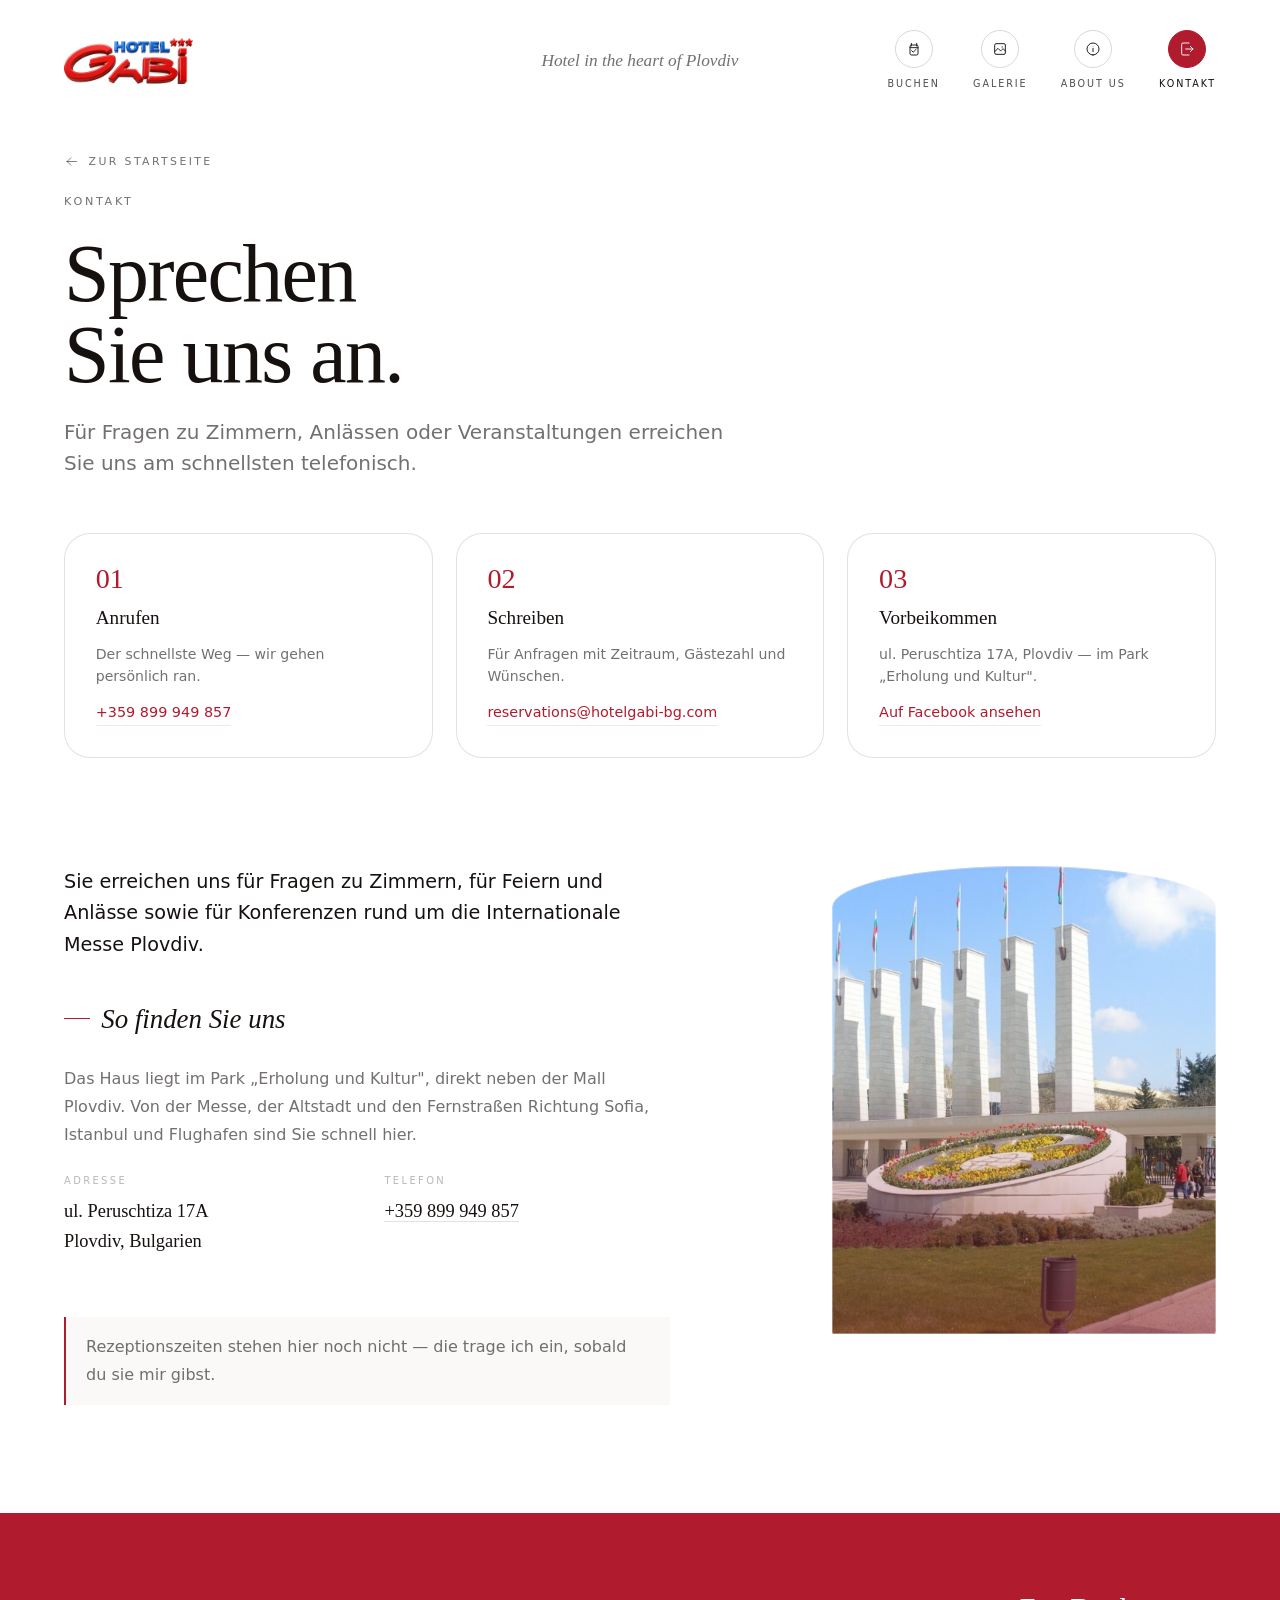
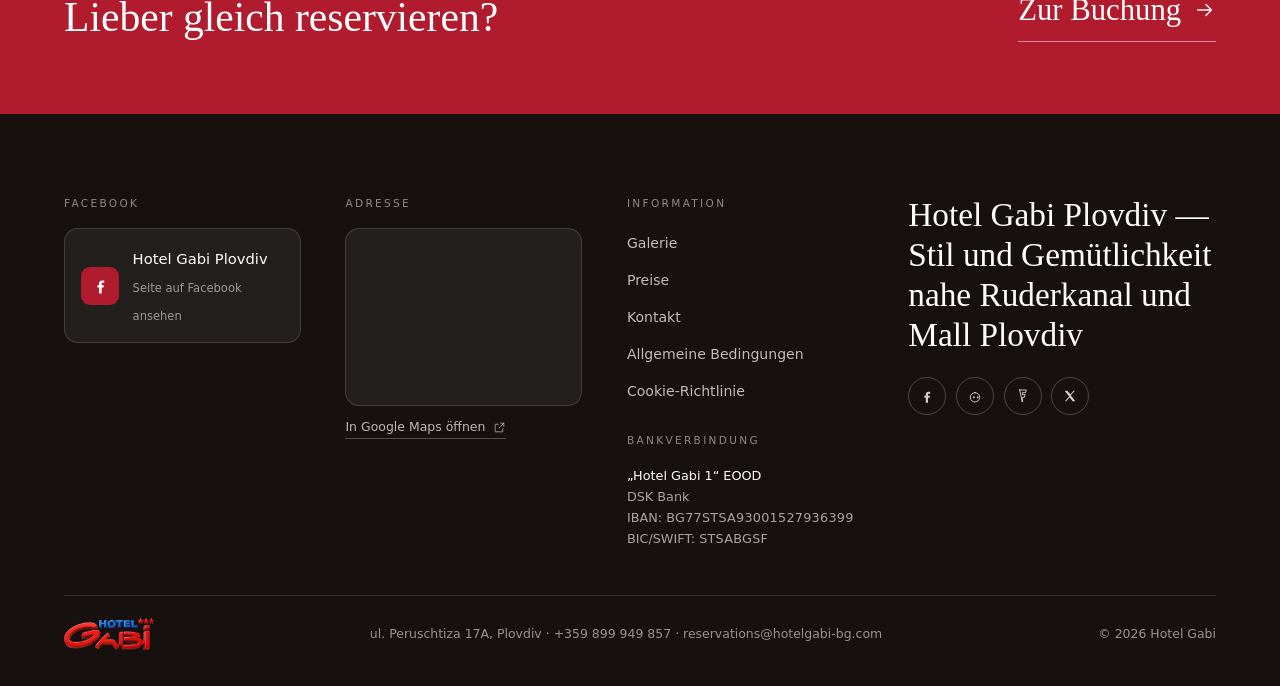
<file: kontakt.html>
<!DOCTYPE html>
<html lang="de">
<head>
<meta charset="utf-8">
<meta name="viewport" content="width=device-width, initial-scale=1">
<title>Kontakt — Hotel Gabi</title>
<meta name="description" content="Kontakt zum Hotel Gabi in Plovdiv — ul. Peruschtiza 17A. Telefon +359 899 949 857.">
<link rel="stylesheet" href="assets/css/style.css">
</head>
<body>

<header class="header" data-header>
  <div class="header__inner">
    <a class="brand" href="index.html" aria-label="Hotel Gabi — Startseite">
      <img class="brand__logo" src="assets/img/brand/gabi-logo.png"
           alt="Hotel Gabi" width="640" height="228">
    </a>

    <p class="header__tagline">Hotel in the heart of Plovdiv</p>

    <nav class="header__nav" aria-label="Kurzwahl">
      <a class="header__navlink" href="buchen.html">
        <span class="header__navring" aria-hidden="true">
          <svg viewBox="0 0 24 24" aria-hidden="true">
            <path d="M6,8a2,2 0 0 1 2,-2h8a2,2 0 0 1 2,2v11a2,2 0 0 1 -2,2H8a2,2 0 0 1 -2,-2Z"/>
            <path d="M8,3.5v4"/>
            <path d="M16,3.5v4"/>
            <path d="M6,10H18"/>
            <path d="M8.5,14.5 10.8,16.8 15.3,12.3"/>
          </svg>
        </span>
        <span class="header__navlabel">Buchen</span>
      </a>
      <a class="header__navlink" href="galerie.html">
        <span class="header__navring" aria-hidden="true">
          <svg viewBox="0 0 24 24" aria-hidden="true">
            <path d="M4,6a2,2 0 0 1 2,-2h12a2,2 0 0 1 2,2v12a2,2 0 0 1 -2,2H6a2,2 0 0 1 -2,-2Z"/>
            <path d="M4,16 9,11l4,4"/>
            <path d="M14,14 16.5,11.5 20,15"/>
            <path d="M15.2,8a.9,.9 0 1 1 0,1.8a.9,.9 0 1 1 0,-1.8Z" style="fill:currentColor;stroke:none"/>
          </svg>
        </span>
        <span class="header__navlabel">Galerie</span>
      </a>
      <a class="header__navlink" href="about.html">
        <span class="header__navring" aria-hidden="true">
          <svg viewBox="0 0 24 24" aria-hidden="true">
            <path d="M12,21a9,9 0 1 1 0,-18a9,9 0 1 1 0,18Z"/>
            <path d="M12,11v5"/>
            <path d="M12,7.4a.6,.6 0 1 1 0,1.2a.6,.6 0 1 1 0,-1.2Z" style="fill:currentColor;stroke:none"/>
          </svg>
        </span>
        <span class="header__navlabel">About&nbsp;Us</span>
      </a>
      <a class="header__navlink is-current" href="kontakt.html" aria-current="page">
        <span class="header__navring" aria-hidden="true">
          <svg viewBox="0 0 24 24" aria-hidden="true">
            <path d="M15,3H6a2,2 0 0 0 -2,2v14a2,2 0 0 0 2,2h9"/>
            <path d="M10,12H21"/>
            <path d="M17,8 21,12 17,16"/>
          </svg>
        </span>
        <span class="header__navlabel">Kontakt</span>
      </a>
    </nav>
  </div>
</header>

<main>

  <section class="pagehead" data-reveal-root>
    <div class="pagehead__inner">
      <a class="pagehead__back" href="index.html" data-reveal>
        <svg viewBox="0 0 24 24" aria-hidden="true"><path d="M20 12H5m0 0 6-6m-6 6 6 6"/></svg>
        Zur Startseite
      </a>
      <p class="eyebrow" data-reveal data-reveal-delay="1">Kontakt</p>
      <h1 class="display" data-reveal data-reveal-delay="2">Sprechen<br>Sie uns an.</h1>
      <p class="pagehead__lead" data-reveal data-reveal-delay="3">
        Für Fragen zu Zimmern, Anlässen oder Veranstaltungen erreichen Sie uns
        am schnellsten telefonisch.
      </p>
    </div>
  </section>

  <!-- Die drei wichtigsten Wege, uns zu erreichen — groß und anklickbar -->
  <section class="pagebody" data-reveal-root>
    <div class="pagebody__inner">
      <div class="cardgrid">

        <div class="rcard" data-reveal-step="0">
          <span class="rcard__no">01</span>
          <h2 class="rcard__title">Anrufen</h2>
          <p class="rcard__text">Der schnellste Weg — wir gehen persönlich ran.</p>
          <a class="rcard__link" href="tel:+359899949857">+359 899 949 857</a>
        </div>

        <div class="rcard" data-reveal-step="1">
          <span class="rcard__no">02</span>
          <h2 class="rcard__title">Schreiben</h2>
          <p class="rcard__text">Für Anfragen mit Zeitraum, Gästezahl und Wünschen.</p>
          <a class="rcard__link" href="mailto:reservations@hotelgabi-bg.com">reservations@hotelgabi-bg.com</a>
        </div>

        <div class="rcard" data-reveal-step="2">
          <span class="rcard__no">03</span>
          <h2 class="rcard__title">Vorbeikommen</h2>
          <p class="rcard__text">ul. Peruschtiza 17A, Plovdiv — im Park „Erholung und Kultur".</p>
          <a class="rcard__link" href="https://facebook.com/HotelGabiPlovdiv/" target="_blank" rel="noopener">Auf Facebook ansehen</a>
        </div>

      </div>
    </div>
  </section>

  <section class="pagebody" data-reveal-root>
    <div class="pagebody__inner">
      <div class="split">

        <div class="prose" data-reveal>
          <p>
            Sie erreichen uns für Fragen zu Zimmern, für Feiern und Anlässe
            sowie für Konferenzen rund um die Internationale Messe Plovdiv.
          </p>

          <h3>So finden Sie uns</h3>
          <p>
            Das Haus liegt im Park „Erholung und Kultur", direkt neben der
            Mall Plovdiv. Von der Messe, der Altstadt und den Fernstraßen
            Richtung Sofia, Istanbul und Flughafen sind Sie schnell hier.
          </p>

          <dl class="factlist">
            <div>
              <dt>Adresse</dt>
              <dd>ul. Peruschtiza 17A<br>Plovdiv, Bulgarien</dd>
            </div>
            <div>
              <dt>Telefon</dt>
              <dd><a href="tel:+359899949857">+359 899 949 857</a></dd>
            </div>
          </dl>

          <p class="note">
            Rezeptionszeiten stehen hier noch nicht — die trage ich ein,
            sobald du sie mir gibst.
          </p>
        </div>

        <figure class="split__media arch" data-reveal data-reveal-delay="1">
          <div class="arch__media" style="background-image:url('assets/img/rooms/room-06.jpg'), var(--img-fallback)"></div>
        </figure>

      </div>
    </div>
  </section>

  <section class="ctaband">
    <div class="ctaband__inner">
      <p class="ctaband__title">Lieber gleich reservieren?</p>
      <a class="link-lg" href="buchen.html">
        Zur Buchung
        <svg viewBox="0 0 24 24" aria-hidden="true"><path d="M4 12h15m0 0-6-6m6 6-6 6"/></svg>
      </a>
    </div>
  </section>

</main>

<footer class="footer" id="contact">
  <div class="footer__inner">
    <div class="footer__grid">

      <!-- Facebook: Verweis auf die echte Seite, ohne Fremd-Skript -->
      <div>
        <p class="footer__label">Facebook</p>
        <a class="footer__fb" href="https://www.facebook.com/HotelGabiPlovdiv/" target="_blank" rel="noopener">
          <span class="footer__fb-icon" aria-hidden="true">
            <svg viewBox="0 0 24 24"><path d="M14.5,8.5h2.2V5.6h-2.6c-2.4,0-3.9,1.5-3.9,4v2H8v3h2.2V22h3.3v-7.4h2.4l0.4-3h-2.8v-1.7C13.5,8.9,13.9,8.5,14.5,8.5z" style="fill:currentColor;stroke:none"/></svg>
          </span>
          <span>
            <span class="footer__fb-name">Hotel Gabi Plovdiv</span><br>
            <span class="footer__fb-sub">Seite auf Facebook ansehen</span>
          </span>
        </a>
      </div>

      <!-- Adresse mit bedienbarer Karte -->
      <div>
        <p class="footer__label">Adresse</p>
        <div class="footer__map">
          <iframe
            src="https://www.google.com/maps/embed?pb=!1m14!1m8!1m3!1d1709.0306923973212!2d24.718196504339172!3d42.140504851937706!3m2!1i1024!2i768!4f13.1!3m3!1m2!1s0x0%3A0x48102296c1b4b407!2z0KXQvtGC0LXQuyDigJzQk9Cw0LHQuOKAnQ!5e0!3m2!1sde!2sbg!4v1552640355857"
            title="Hotel Gabi auf der Karte"
            loading="lazy"
            referrerpolicy="no-referrer-when-downgrade"></iframe>
        </div>
        <a class="footer__maplink" href="https://www.google.com/maps/search/?api=1&query=42.1405048,24.7181965" target="_blank" rel="noopener">
          In Google Maps öffnen
          <svg viewBox="0 0 24 24" aria-hidden="true"><path d="M14 4h6v6"/><path d="M20 4 11 13"/><path d="M18 14v5a1 1 0 0 1-1 1H5a1 1 0 0 1-1-1V7a1 1 0 0 1 1-1h5"/></svg>
        </a>
      </div>

      <!-- Information und Bankverbindung -->
      <div>
        <p class="footer__label">Information</p>
        <ul class="footer__links">
          <li><a href="galerie.html">Galerie</a></li>
          <li><a href="buchen.html">Preise</a></li>
          <li><a href="kontakt.html">Kontakt</a></li>
          <li><a href="https://hotelgabi-bg.com/en/general-terms/" target="_blank" rel="noopener">Allgemeine Bedingungen</a></li>
          <li><a href="https://hotelgabi-bg.com/en/cookie-policy/" target="_blank" rel="noopener">Cookie-Richtlinie</a></li>
        </ul>

        <p class="footer__label">Bankverbindung</p>
        <p class="footer__bank">
          <strong>„Hotel Gabi 1“ EOOD</strong><br>
          DSK Bank<br>
          IBAN: <code>BG77STSA93001527936399</code><br>
          BIC/SWIFT: <code>STSABGSF</code>
        </p>
      </div>

      <!-- Claim und Profile -->
      <div class="footer__claim-col">
        <p class="footer__claim">
          Hotel Gabi Plovdiv — Stil und Gemütlichkeit nahe Ruderkanal und Mall Plovdiv
        </p>
        <div class="footer__social">
          <a href="https://www.facebook.com/HotelGabiPlovdiv/" target="_blank" rel="noopener" aria-label="Facebook">
            <svg viewBox="0 0 24 24"><path d="M14.5,8.5h2.2V5.6h-2.6c-2.4,0-3.9,1.5-3.9,4v2H8v3h2.2V22h3.3v-7.4h2.4l0.4-3h-2.8v-1.7C13.5,8.9,13.9,8.5,14.5,8.5z" style="fill:currentColor;stroke:none"/></svg>
          </a>
          <a href="https://www.tripadvisor.com/Hotel_Review-g295391-d954152-Reviews-Gabi_Hotel-Plovdiv_Plovdiv_Province.html" target="_blank" rel="noopener" aria-label="TripAdvisor">
            <svg viewBox="0 0 24 24"><path d="M12,7c-3.9,0-7,3.1-7,7s3.1,7,7,7s7-3.1,7-7S15.9,7,12,7z"/><path d="M9.2,14a1.3,1.3 0 1 0 0,-0.1Z" style="fill:currentColor;stroke:none"/><path d="M14.8,14a1.3,1.3 0 1 0 0,-0.1Z" style="fill:currentColor;stroke:none"/></svg>
          </a>
          <a href="https://foursquare.com/v/gabi-hotel/4ea056fb6c258f17cb707c6d" target="_blank" rel="noopener" aria-label="Foursquare">
            <svg viewBox="0 0 24 24"><path d="M7,3h10l-1.2,4H11v3h4.2l-1.2,4H11v7L7,3Z"/></svg>
          </a>
          <a href="https://twitter.com/HotelGabi" target="_blank" rel="noopener" aria-label="Twitter">
            <svg viewBox="0 0 24 24"><path d="M4,4l6.6,8.8L4.4,20h2l5.2-5.9L15.9,20H20l-6.9-9.2L19.4,4h-2l-4.9,5.5L8.1,4H4Z" style="fill:currentColor;stroke:none"/></svg>
          </a>
        </div>
      </div>

    </div>

    <div class="footer__base">
      <span class="brand brand--sm">
        <img class="brand__logo" src="assets/img/brand/gabi-logo.png"
             alt="Hotel Gabi" width="640" height="228">
      </span>
      <p class="footer__addr">ul. Peruschtiza 17A, Plovdiv · +359 899 949 857 · reservations@hotelgabi-bg.com</p>
      <p class="footer__copy">© <span data-year>2026</span> Hotel Gabi</p>
    </div>
  </div>
</footer>

<script src="assets/js/i18n.js"></script>
<script src="assets/js/main.js"></script>
</body>
</html>
</file>
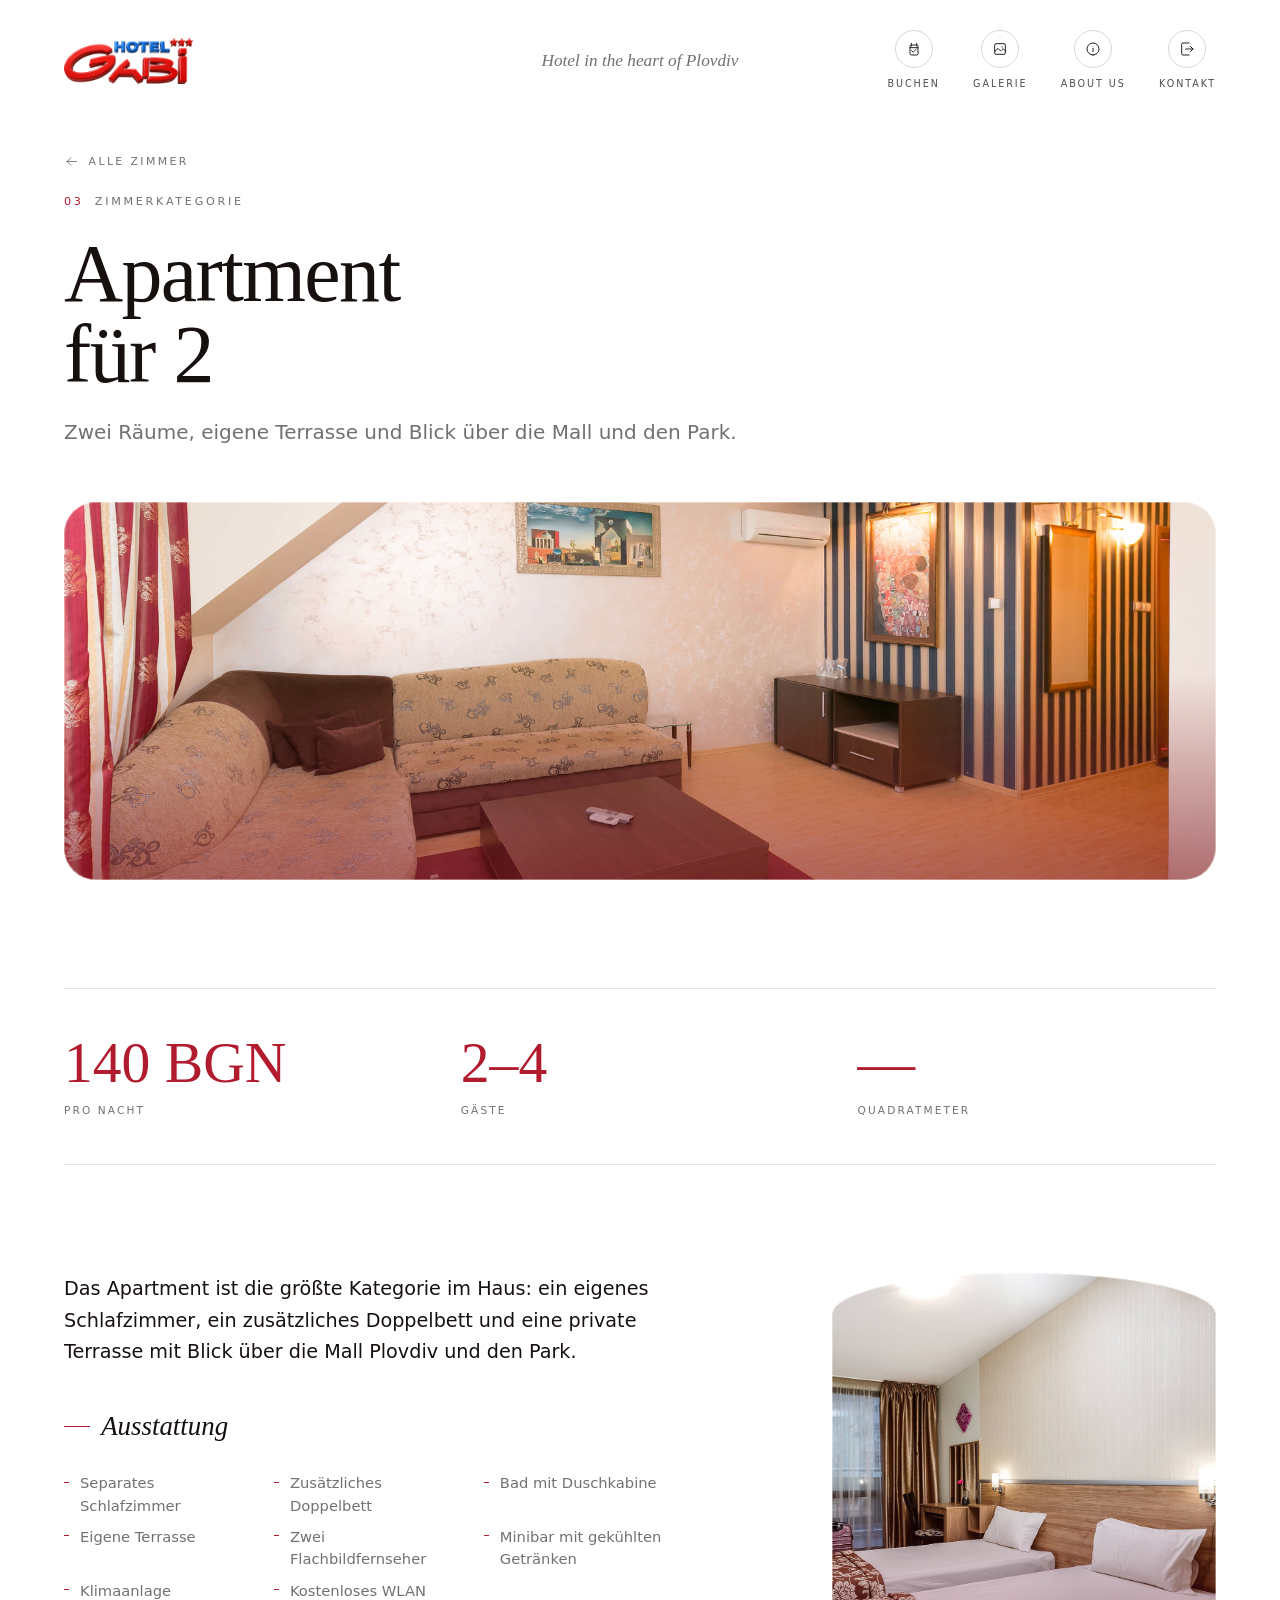
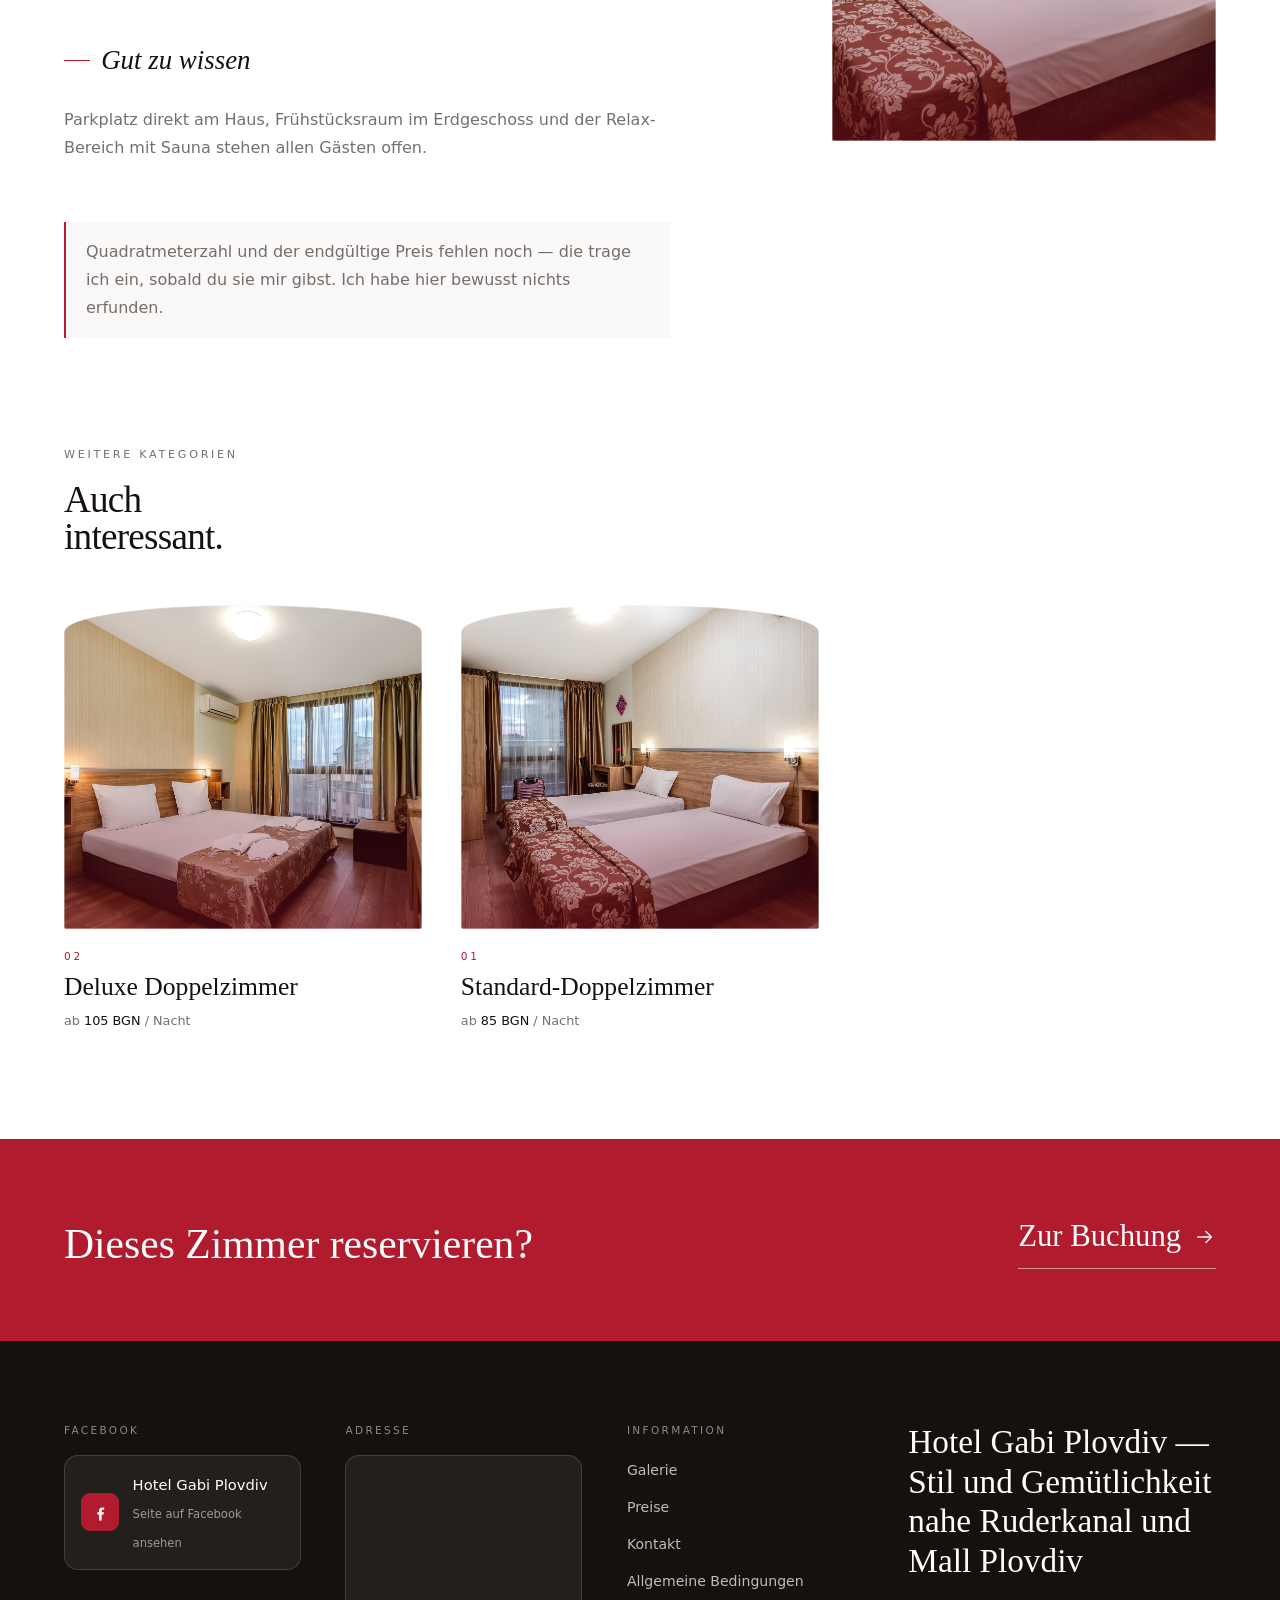
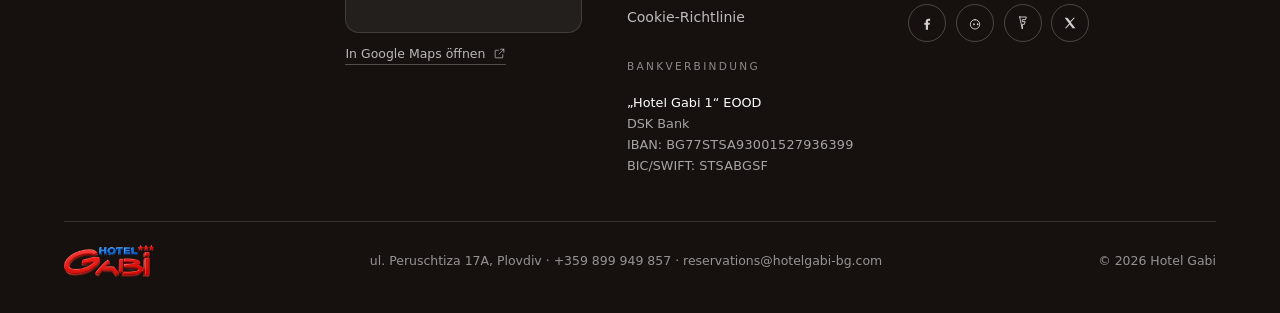
<file: zimmer-apartment.html>
<!DOCTYPE html>
<html lang="de">
<head>
<meta charset="utf-8">
<meta name="viewport" content="width=device-width, initial-scale=1">
<title>Apartment für 2 — Hotel Gabi</title>
<meta name="description" content="Apartment für 2 im Hotel Gabi Plovdiv — Schlafzimmer, zusätzliches Doppelbett, Bad mit Dusche und eigene Terrasse.">
<link rel="stylesheet" href="assets/css/style.css">
</head>
<body>

<header class="header" data-header>
  <div class="header__inner">
    <a class="brand" href="index.html" aria-label="Hotel Gabi — Startseite">
      <img class="brand__logo" src="assets/img/brand/gabi-logo.png"
           alt="Hotel Gabi" width="640" height="228">
    </a>

    <p class="header__tagline">Hotel in the heart of Plovdiv</p>

    <nav class="header__nav" aria-label="Kurzwahl">
      <a class="header__navlink" href="buchen.html">
        <span class="header__navring" aria-hidden="true">
          <svg viewBox="0 0 24 24" aria-hidden="true">
            <path d="M6,8a2,2 0 0 1 2,-2h8a2,2 0 0 1 2,2v11a2,2 0 0 1 -2,2H8a2,2 0 0 1 -2,-2Z"/>
            <path d="M8,3.5v4"/>
            <path d="M16,3.5v4"/>
            <path d="M6,10H18"/>
            <path d="M8.5,14.5 10.8,16.8 15.3,12.3"/>
          </svg>
        </span>
        <span class="header__navlabel">Buchen</span>
      </a>
      <a class="header__navlink" href="galerie.html">
        <span class="header__navring" aria-hidden="true">
          <svg viewBox="0 0 24 24" aria-hidden="true">
            <path d="M4,6a2,2 0 0 1 2,-2h12a2,2 0 0 1 2,2v12a2,2 0 0 1 -2,2H6a2,2 0 0 1 -2,-2Z"/>
            <path d="M4,16 9,11l4,4"/>
            <path d="M14,14 16.5,11.5 20,15"/>
            <path d="M15.2,8a.9,.9 0 1 1 0,1.8a.9,.9 0 1 1 0,-1.8Z" style="fill:currentColor;stroke:none"/>
          </svg>
        </span>
        <span class="header__navlabel">Galerie</span>
      </a>
      <a class="header__navlink" href="about.html">
        <span class="header__navring" aria-hidden="true">
          <svg viewBox="0 0 24 24" aria-hidden="true">
            <path d="M12,21a9,9 0 1 1 0,-18a9,9 0 1 1 0,18Z"/>
            <path d="M12,11v5"/>
            <path d="M12,7.4a.6,.6 0 1 1 0,1.2a.6,.6 0 1 1 0,-1.2Z" style="fill:currentColor;stroke:none"/>
          </svg>
        </span>
        <span class="header__navlabel">About&nbsp;Us</span>
      </a>
      <a class="header__navlink" href="kontakt.html">
        <span class="header__navring" aria-hidden="true">
          <svg viewBox="0 0 24 24" aria-hidden="true">
            <path d="M15,3H6a2,2 0 0 0 -2,2v14a2,2 0 0 0 2,2h9"/>
            <path d="M10,12H21"/>
            <path d="M17,8 21,12 17,16"/>
          </svg>
        </span>
        <span class="header__navlabel">Kontakt</span>
      </a>
    </nav>
  </div>
</header>

<main>

  <section class="pagehead" data-reveal-root>
    <div class="pagehead__inner">
      <a class="pagehead__back" href="index.html#rooms" data-reveal>
        <svg viewBox="0 0 24 24" aria-hidden="true"><path d="M20 12H5m0 0 6-6m-6 6 6 6"/></svg>
        Alle Zimmer
      </a>
      <p class="eyebrow" data-reveal data-reveal-delay="1"><span class="eyebrow__no">03</span> Zimmerkategorie</p>
      <h1 class="display" data-reveal data-reveal-delay="2">Apartment<br>für 2</h1>
      <p class="pagehead__lead" data-reveal data-reveal-delay="3">
        Zwei Räume, eigene Terrasse und Blick über die Mall und den Park.
      </p>
    </div>
  </section>

  <!-- Großes Zimmerbild -->
  <section class="pagebody" data-reveal-root>
    <div class="pagebody__inner">
      <figure class="bandimage" data-reveal>
        <div class="arch__media" style="background-image:url('assets/img/rooms/room-03.jpg'), var(--img-fallback); background-position:15% center"></div>
      </figure>
    </div>
  </section>

  <!-- Eckdaten -->
  <section class="pagebody" data-reveal-root>
    <div class="pagebody__inner">
      <div class="statband">
        <div data-reveal-step="0">
          <div class="statband__no">140&nbsp;BGN</div>
          <div class="statband__label">pro Nacht</div>
        </div>
        <div data-reveal-step="1">
          <div class="statband__no">2–4</div>
          <div class="statband__label">Gäste</div>
        </div>
        <div data-reveal-step="2">
          <div class="statband__no">—</div>
          <div class="statband__label">Quadratmeter</div>
        </div>
      </div>
    </div>
  </section>

  <section class="pagebody" data-reveal-root>
    <div class="pagebody__inner">
      <div class="split">

        <div class="prose" data-reveal>
          <p>
            Das Apartment ist die größte Kategorie im Haus: ein eigenes
            Schlafzimmer, ein zusätzliches Doppelbett und eine private Terrasse
            mit Blick über die Mall Plovdiv und den Park.
          </p>

          <h3>Ausstattung</h3>
          <ul>
            <li>Separates Schlafzimmer</li>
            <li>Zusätzliches Doppelbett</li>
            <li>Bad mit Duschkabine</li>
            <li>Eigene Terrasse</li>
            <li>Zwei Flachbildfernseher</li>
            <li>Minibar mit gekühlten Getränken</li>
            <li>Klimaanlage</li>
            <li>Kostenloses WLAN</li>
          </ul>

          <h3>Gut zu wissen</h3>
          <p>
            Parkplatz direkt am Haus, Frühstücksraum im Erdgeschoss
            und der Relax-Bereich mit Sauna stehen allen Gästen offen.
          </p>

          <p class="note">
            Quadratmeterzahl und der endgültige Preis fehlen noch — die trage
            ich ein, sobald du sie mir gibst. Ich habe hier bewusst nichts erfunden.
          </p>
        </div>

        <figure class="split__media arch" data-reveal data-reveal-delay="1">
          <div class="arch__media" style="background-image:url('assets/img/rooms/room-01.jpg'), var(--img-fallback); background-position:75% center"></div>
        </figure>

      </div>
    </div>
  </section>

  <!-- Weitere Zimmer -->
  <section class="pagebody" data-reveal-root>
    <div class="pagebody__inner">
      <div class="sectionhead">
        <p class="eyebrow" data-reveal>Weitere Kategorien</p>
        <h2 class="display" data-reveal data-reveal-delay="1">Auch<br>interessant.</h2>
      </div>

      <div class="roomgrid">
        <a class="roomgrid__item arch room--link" href="zimmer-deluxe.html" data-reveal-step="0">
          <div class="room__frame">
            <div class="arch__media" style="background-image:url('assets/img/rooms/room-02.jpg'), var(--img-fallback); background-position:40% center"></div>
          </div>
          <div class="room__body">
            <p class="room__index">02</p>
            <h3 class="room__name">Deluxe Doppelzimmer</h3>
            <p class="room__price">ab <strong>105&nbsp;BGN</strong> / Nacht</p>
          </div>
        </a>
        <a class="roomgrid__item arch room--link" href="zimmer-standard.html" data-reveal-step="1">
          <div class="room__frame">
            <div class="arch__media" style="background-image:url('assets/img/rooms/room-01.jpg'), var(--img-fallback); background-position:75% center"></div>
          </div>
          <div class="room__body">
            <p class="room__index">01</p>
            <h3 class="room__name">Standard-Doppelzimmer</h3>
            <p class="room__price">ab <strong>85&nbsp;BGN</strong> / Nacht</p>
          </div>
        </a>
      </div>
    </div>
  </section>

  <section class="ctaband">
    <div class="ctaband__inner">
      <p class="ctaband__title">Dieses Zimmer reservieren?</p>
      <a class="link-lg" href="buchen.html">
        Zur Buchung
        <svg viewBox="0 0 24 24" aria-hidden="true"><path d="M4 12h15m0 0-6-6m6 6-6 6"/></svg>
      </a>
    </div>
  </section>

</main>

<footer class="footer" id="contact">
  <div class="footer__inner">
    <div class="footer__grid">

      <!-- Facebook: Verweis auf die echte Seite, ohne Fremd-Skript -->
      <div>
        <p class="footer__label">Facebook</p>
        <a class="footer__fb" href="https://www.facebook.com/HotelGabiPlovdiv/" target="_blank" rel="noopener">
          <span class="footer__fb-icon" aria-hidden="true">
            <svg viewBox="0 0 24 24"><path d="M14.5,8.5h2.2V5.6h-2.6c-2.4,0-3.9,1.5-3.9,4v2H8v3h2.2V22h3.3v-7.4h2.4l0.4-3h-2.8v-1.7C13.5,8.9,13.9,8.5,14.5,8.5z" style="fill:currentColor;stroke:none"/></svg>
          </span>
          <span>
            <span class="footer__fb-name">Hotel Gabi Plovdiv</span><br>
            <span class="footer__fb-sub">Seite auf Facebook ansehen</span>
          </span>
        </a>
      </div>

      <!-- Adresse mit bedienbarer Karte -->
      <div>
        <p class="footer__label">Adresse</p>
        <div class="footer__map">
          <iframe
            src="https://www.google.com/maps/embed?pb=!1m14!1m8!1m3!1d1709.0306923973212!2d24.718196504339172!3d42.140504851937706!3m2!1i1024!2i768!4f13.1!3m3!1m2!1s0x0%3A0x48102296c1b4b407!2z0KXQvtGC0LXQuyDigJzQk9Cw0LHQuOKAnQ!5e0!3m2!1sde!2sbg!4v1552640355857"
            title="Hotel Gabi auf der Karte"
            loading="lazy"
            referrerpolicy="no-referrer-when-downgrade"></iframe>
        </div>
        <a class="footer__maplink" href="https://www.google.com/maps/search/?api=1&query=42.1405048,24.7181965" target="_blank" rel="noopener">
          In Google Maps öffnen
          <svg viewBox="0 0 24 24" aria-hidden="true"><path d="M14 4h6v6"/><path d="M20 4 11 13"/><path d="M18 14v5a1 1 0 0 1-1 1H5a1 1 0 0 1-1-1V7a1 1 0 0 1 1-1h5"/></svg>
        </a>
      </div>

      <!-- Information und Bankverbindung -->
      <div>
        <p class="footer__label">Information</p>
        <ul class="footer__links">
          <li><a href="galerie.html">Galerie</a></li>
          <li><a href="buchen.html">Preise</a></li>
          <li><a href="kontakt.html">Kontakt</a></li>
          <li><a href="https://hotelgabi-bg.com/en/general-terms/" target="_blank" rel="noopener">Allgemeine Bedingungen</a></li>
          <li><a href="https://hotelgabi-bg.com/en/cookie-policy/" target="_blank" rel="noopener">Cookie-Richtlinie</a></li>
        </ul>

        <p class="footer__label">Bankverbindung</p>
        <p class="footer__bank">
          <strong>„Hotel Gabi 1“ EOOD</strong><br>
          DSK Bank<br>
          IBAN: <code>BG77STSA93001527936399</code><br>
          BIC/SWIFT: <code>STSABGSF</code>
        </p>
      </div>

      <!-- Claim und Profile -->
      <div class="footer__claim-col">
        <p class="footer__claim">
          Hotel Gabi Plovdiv — Stil und Gemütlichkeit nahe Ruderkanal und Mall Plovdiv
        </p>
        <div class="footer__social">
          <a href="https://www.facebook.com/HotelGabiPlovdiv/" target="_blank" rel="noopener" aria-label="Facebook">
            <svg viewBox="0 0 24 24"><path d="M14.5,8.5h2.2V5.6h-2.6c-2.4,0-3.9,1.5-3.9,4v2H8v3h2.2V22h3.3v-7.4h2.4l0.4-3h-2.8v-1.7C13.5,8.9,13.9,8.5,14.5,8.5z" style="fill:currentColor;stroke:none"/></svg>
          </a>
          <a href="https://www.tripadvisor.com/Hotel_Review-g295391-d954152-Reviews-Gabi_Hotel-Plovdiv_Plovdiv_Province.html" target="_blank" rel="noopener" aria-label="TripAdvisor">
            <svg viewBox="0 0 24 24"><path d="M12,7c-3.9,0-7,3.1-7,7s3.1,7,7,7s7-3.1,7-7S15.9,7,12,7z"/><path d="M9.2,14a1.3,1.3 0 1 0 0,-0.1Z" style="fill:currentColor;stroke:none"/><path d="M14.8,14a1.3,1.3 0 1 0 0,-0.1Z" style="fill:currentColor;stroke:none"/></svg>
          </a>
          <a href="https://foursquare.com/v/gabi-hotel/4ea056fb6c258f17cb707c6d" target="_blank" rel="noopener" aria-label="Foursquare">
            <svg viewBox="0 0 24 24"><path d="M7,3h10l-1.2,4H11v3h4.2l-1.2,4H11v7L7,3Z"/></svg>
          </a>
          <a href="https://twitter.com/HotelGabi" target="_blank" rel="noopener" aria-label="Twitter">
            <svg viewBox="0 0 24 24"><path d="M4,4l6.6,8.8L4.4,20h2l5.2-5.9L15.9,20H20l-6.9-9.2L19.4,4h-2l-4.9,5.5L8.1,4H4Z" style="fill:currentColor;stroke:none"/></svg>
          </a>
        </div>
      </div>

    </div>

    <div class="footer__base">
      <span class="brand brand--sm">
        <img class="brand__logo" src="assets/img/brand/gabi-logo.png"
             alt="Hotel Gabi" width="640" height="228">
      </span>
      <p class="footer__addr">ul. Peruschtiza 17A, Plovdiv · +359 899 949 857 · reservations@hotelgabi-bg.com</p>
      <p class="footer__copy">© <span data-year>2026</span> Hotel Gabi</p>
    </div>
  </div>
</footer>

<script src="assets/js/i18n.js"></script>
<script src="assets/js/main.js"></script>
</body>
</html>
</file>
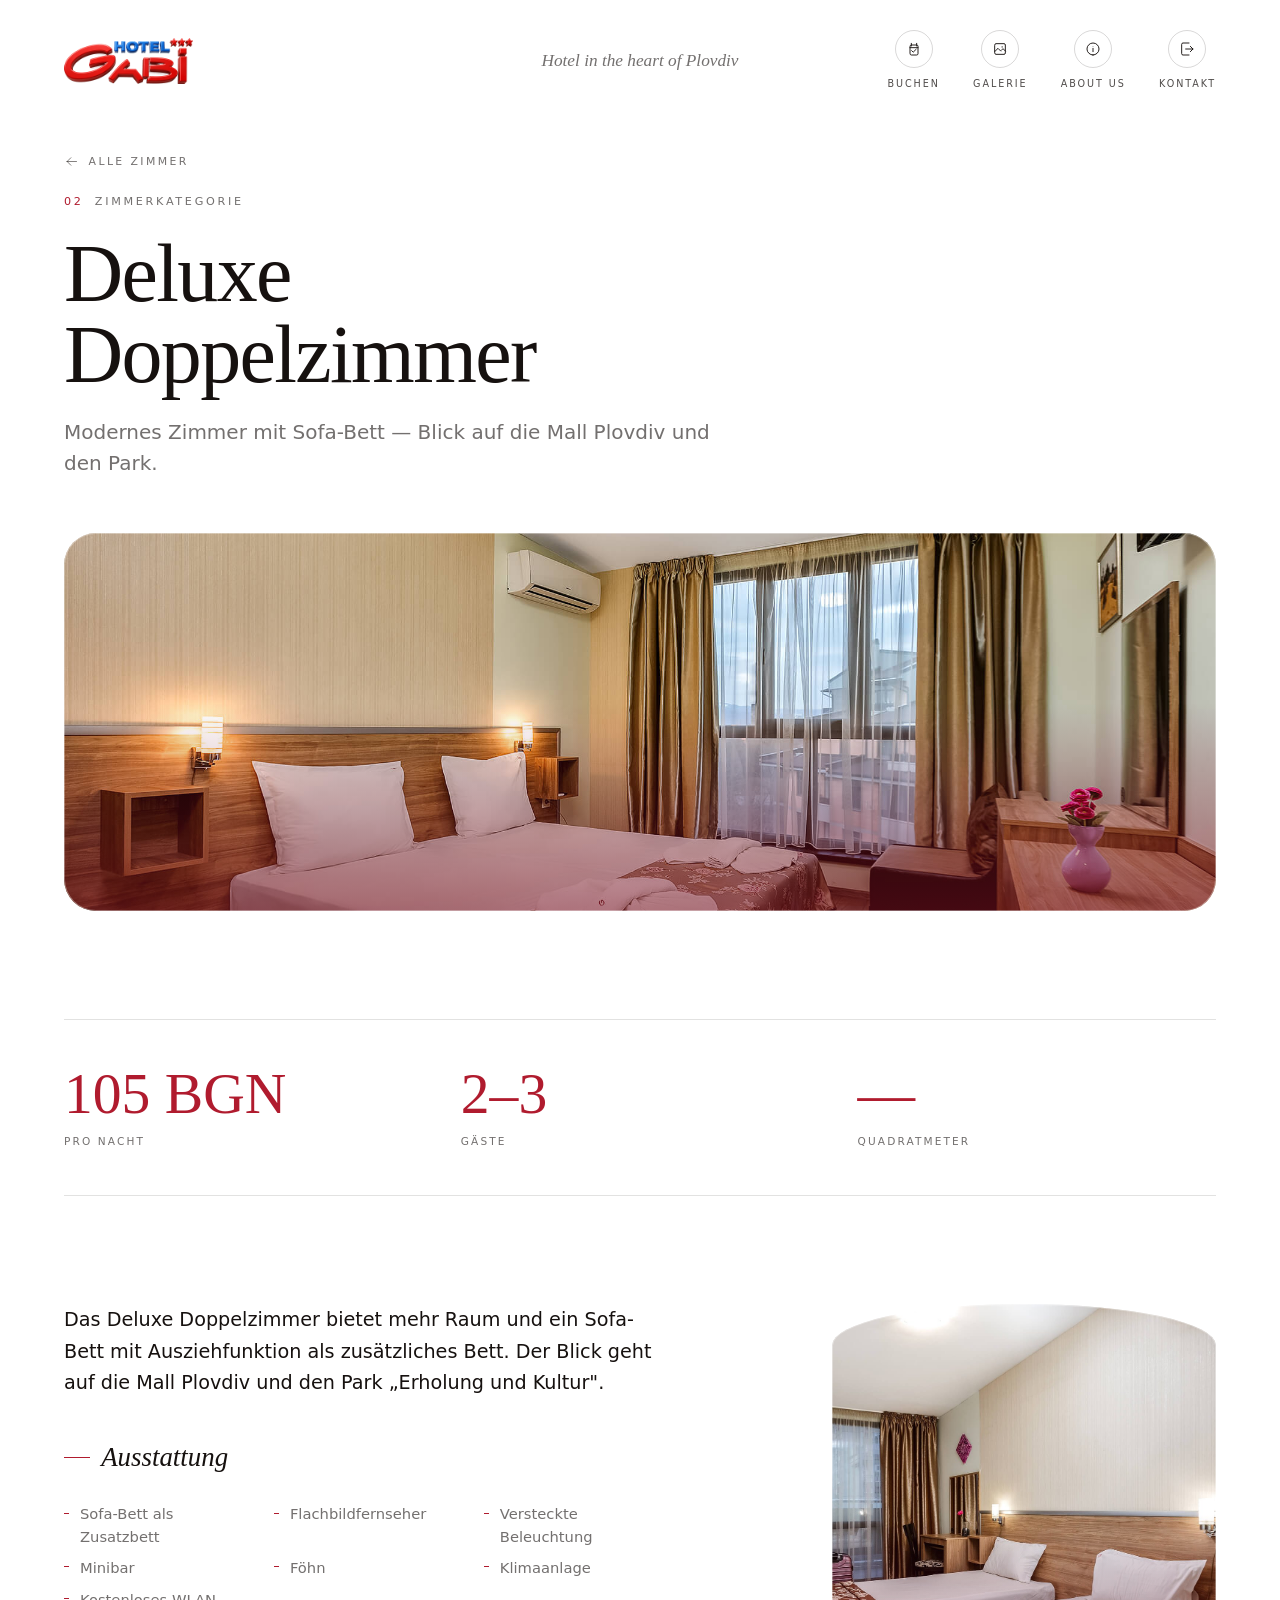
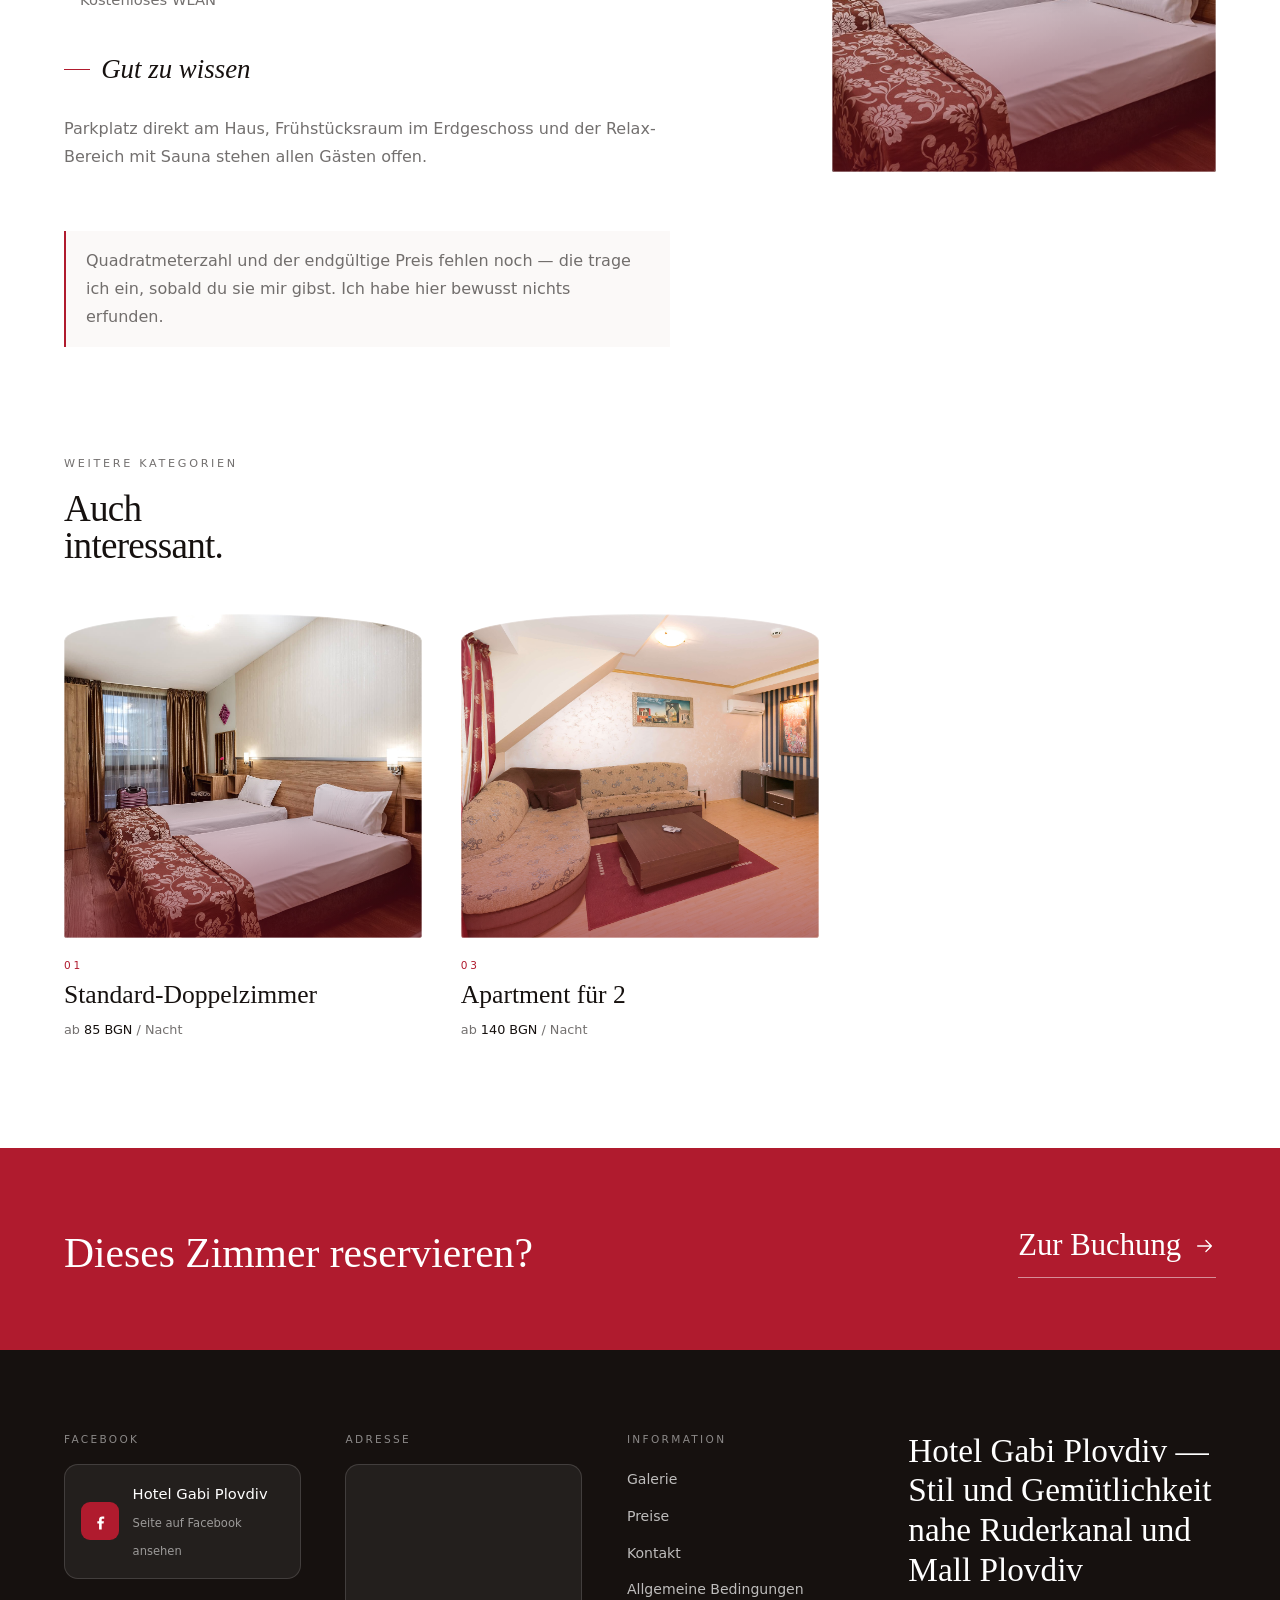
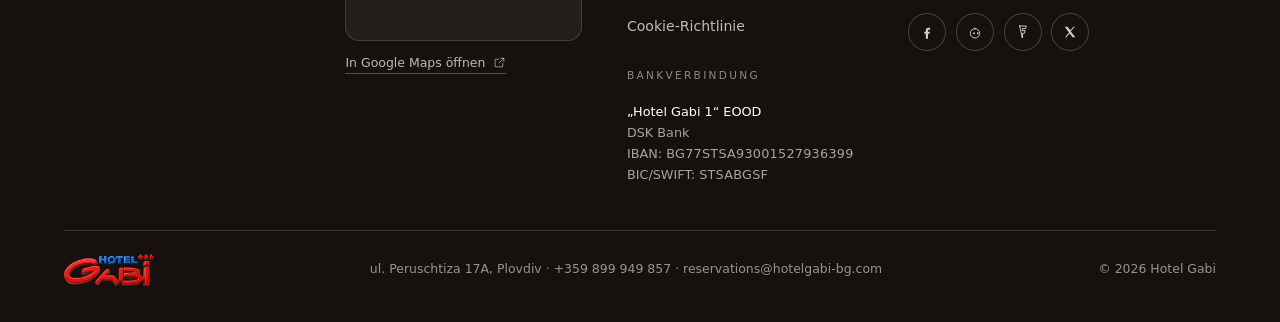
<file: zimmer-deluxe.html>
<!DOCTYPE html>
<html lang="de">
<head>
<meta charset="utf-8">
<meta name="viewport" content="width=device-width, initial-scale=1">
<title>Deluxe Doppelzimmer — Hotel Gabi</title>
<meta name="description" content="Deluxe Doppelzimmer im Hotel Gabi Plovdiv — mit Sofa-Bett, Blick auf Mall Plovdiv und den Park.">
<link rel="stylesheet" href="assets/css/style.css">
</head>
<body>

<header class="header" data-header>
  <div class="header__inner">
    <a class="brand" href="index.html" aria-label="Hotel Gabi — Startseite">
      <img class="brand__logo" src="assets/img/brand/gabi-logo.png"
           alt="Hotel Gabi" width="640" height="228">
    </a>

    <p class="header__tagline">Hotel in the heart of Plovdiv</p>

    <nav class="header__nav" aria-label="Kurzwahl">
      <a class="header__navlink" href="buchen.html">
        <span class="header__navring" aria-hidden="true">
          <svg viewBox="0 0 24 24" aria-hidden="true">
            <path d="M6,8a2,2 0 0 1 2,-2h8a2,2 0 0 1 2,2v11a2,2 0 0 1 -2,2H8a2,2 0 0 1 -2,-2Z"/>
            <path d="M8,3.5v4"/>
            <path d="M16,3.5v4"/>
            <path d="M6,10H18"/>
            <path d="M8.5,14.5 10.8,16.8 15.3,12.3"/>
          </svg>
        </span>
        <span class="header__navlabel">Buchen</span>
      </a>
      <a class="header__navlink" href="galerie.html">
        <span class="header__navring" aria-hidden="true">
          <svg viewBox="0 0 24 24" aria-hidden="true">
            <path d="M4,6a2,2 0 0 1 2,-2h12a2,2 0 0 1 2,2v12a2,2 0 0 1 -2,2H6a2,2 0 0 1 -2,-2Z"/>
            <path d="M4,16 9,11l4,4"/>
            <path d="M14,14 16.5,11.5 20,15"/>
            <path d="M15.2,8a.9,.9 0 1 1 0,1.8a.9,.9 0 1 1 0,-1.8Z" style="fill:currentColor;stroke:none"/>
          </svg>
        </span>
        <span class="header__navlabel">Galerie</span>
      </a>
      <a class="header__navlink" href="about.html">
        <span class="header__navring" aria-hidden="true">
          <svg viewBox="0 0 24 24" aria-hidden="true">
            <path d="M12,21a9,9 0 1 1 0,-18a9,9 0 1 1 0,18Z"/>
            <path d="M12,11v5"/>
            <path d="M12,7.4a.6,.6 0 1 1 0,1.2a.6,.6 0 1 1 0,-1.2Z" style="fill:currentColor;stroke:none"/>
          </svg>
        </span>
        <span class="header__navlabel">About&nbsp;Us</span>
      </a>
      <a class="header__navlink" href="kontakt.html">
        <span class="header__navring" aria-hidden="true">
          <svg viewBox="0 0 24 24" aria-hidden="true">
            <path d="M15,3H6a2,2 0 0 0 -2,2v14a2,2 0 0 0 2,2h9"/>
            <path d="M10,12H21"/>
            <path d="M17,8 21,12 17,16"/>
          </svg>
        </span>
        <span class="header__navlabel">Kontakt</span>
      </a>
    </nav>
  </div>
</header>

<main>

  <section class="pagehead" data-reveal-root>
    <div class="pagehead__inner">
      <a class="pagehead__back" href="index.html#rooms" data-reveal>
        <svg viewBox="0 0 24 24" aria-hidden="true"><path d="M20 12H5m0 0 6-6m-6 6 6 6"/></svg>
        Alle Zimmer
      </a>
      <p class="eyebrow" data-reveal data-reveal-delay="1"><span class="eyebrow__no">02</span> Zimmerkategorie</p>
      <h1 class="display" data-reveal data-reveal-delay="2">Deluxe<br>Doppelzimmer</h1>
      <p class="pagehead__lead" data-reveal data-reveal-delay="3">
        Modernes Zimmer mit Sofa-Bett — Blick auf die Mall Plovdiv und den Park.
      </p>
    </div>
  </section>

  <!-- Großes Zimmerbild -->
  <section class="pagebody" data-reveal-root>
    <div class="pagebody__inner">
      <figure class="bandimage" data-reveal>
        <div class="arch__media" style="background-image:url('assets/img/rooms/room-02.jpg'), var(--img-fallback); background-position:40% center"></div>
      </figure>
    </div>
  </section>

  <!-- Eckdaten -->
  <section class="pagebody" data-reveal-root>
    <div class="pagebody__inner">
      <div class="statband">
        <div data-reveal-step="0">
          <div class="statband__no">105&nbsp;BGN</div>
          <div class="statband__label">pro Nacht</div>
        </div>
        <div data-reveal-step="1">
          <div class="statband__no">2–3</div>
          <div class="statband__label">Gäste</div>
        </div>
        <div data-reveal-step="2">
          <div class="statband__no">—</div>
          <div class="statband__label">Quadratmeter</div>
        </div>
      </div>
    </div>
  </section>

  <section class="pagebody" data-reveal-root>
    <div class="pagebody__inner">
      <div class="split">

        <div class="prose" data-reveal>
          <p>
            Das Deluxe Doppelzimmer bietet mehr Raum und ein Sofa-Bett mit
            Ausziehfunktion als zusätzliches Bett. Der Blick geht auf die Mall
            Plovdiv und den Park „Erholung und Kultur".
          </p>

          <h3>Ausstattung</h3>
          <ul>
            <li>Sofa-Bett als Zusatzbett</li>
            <li>Flachbildfernseher</li>
            <li>Versteckte Beleuchtung</li>
            <li>Minibar</li>
            <li>Föhn</li>
            <li>Klimaanlage</li>
            <li>Kostenloses WLAN</li>
          </ul>

          <h3>Gut zu wissen</h3>
          <p>
            Parkplatz direkt am Haus, Frühstücksraum im Erdgeschoss
            und der Relax-Bereich mit Sauna stehen allen Gästen offen.
          </p>

          <p class="note">
            Quadratmeterzahl und der endgültige Preis fehlen noch — die trage
            ich ein, sobald du sie mir gibst. Ich habe hier bewusst nichts erfunden.
          </p>
        </div>

        <figure class="split__media arch" data-reveal data-reveal-delay="1">
          <div class="arch__media" style="background-image:url('assets/img/rooms/room-01.jpg'), var(--img-fallback); background-position:75% center"></div>
        </figure>

      </div>
    </div>
  </section>

  <!-- Weitere Zimmer -->
  <section class="pagebody" data-reveal-root>
    <div class="pagebody__inner">
      <div class="sectionhead">
        <p class="eyebrow" data-reveal>Weitere Kategorien</p>
        <h2 class="display" data-reveal data-reveal-delay="1">Auch<br>interessant.</h2>
      </div>

      <div class="roomgrid">
        <a class="roomgrid__item arch room--link" href="zimmer-standard.html" data-reveal-step="0">
          <div class="room__frame">
            <div class="arch__media" style="background-image:url('assets/img/rooms/room-01.jpg'), var(--img-fallback); background-position:75% center"></div>
          </div>
          <div class="room__body">
            <p class="room__index">01</p>
            <h3 class="room__name">Standard-Doppelzimmer</h3>
            <p class="room__price">ab <strong>85&nbsp;BGN</strong> / Nacht</p>
          </div>
        </a>
        <a class="roomgrid__item arch room--link" href="zimmer-apartment.html" data-reveal-step="1">
          <div class="room__frame">
            <div class="arch__media" style="background-image:url('assets/img/rooms/room-03.jpg'), var(--img-fallback); background-position:15% center"></div>
          </div>
          <div class="room__body">
            <p class="room__index">03</p>
            <h3 class="room__name">Apartment für 2</h3>
            <p class="room__price">ab <strong>140&nbsp;BGN</strong> / Nacht</p>
          </div>
        </a>
      </div>
    </div>
  </section>

  <section class="ctaband">
    <div class="ctaband__inner">
      <p class="ctaband__title">Dieses Zimmer reservieren?</p>
      <a class="link-lg" href="buchen.html">
        Zur Buchung
        <svg viewBox="0 0 24 24" aria-hidden="true"><path d="M4 12h15m0 0-6-6m6 6-6 6"/></svg>
      </a>
    </div>
  </section>

</main>

<footer class="footer" id="contact">
  <div class="footer__inner">
    <div class="footer__grid">

      <!-- Facebook: Verweis auf die echte Seite, ohne Fremd-Skript -->
      <div>
        <p class="footer__label">Facebook</p>
        <a class="footer__fb" href="https://www.facebook.com/HotelGabiPlovdiv/" target="_blank" rel="noopener">
          <span class="footer__fb-icon" aria-hidden="true">
            <svg viewBox="0 0 24 24"><path d="M14.5,8.5h2.2V5.6h-2.6c-2.4,0-3.9,1.5-3.9,4v2H8v3h2.2V22h3.3v-7.4h2.4l0.4-3h-2.8v-1.7C13.5,8.9,13.9,8.5,14.5,8.5z" style="fill:currentColor;stroke:none"/></svg>
          </span>
          <span>
            <span class="footer__fb-name">Hotel Gabi Plovdiv</span><br>
            <span class="footer__fb-sub">Seite auf Facebook ansehen</span>
          </span>
        </a>
      </div>

      <!-- Adresse mit bedienbarer Karte -->
      <div>
        <p class="footer__label">Adresse</p>
        <div class="footer__map">
          <iframe
            src="https://www.google.com/maps/embed?pb=!1m14!1m8!1m3!1d1709.0306923973212!2d24.718196504339172!3d42.140504851937706!3m2!1i1024!2i768!4f13.1!3m3!1m2!1s0x0%3A0x48102296c1b4b407!2z0KXQvtGC0LXQuyDigJzQk9Cw0LHQuOKAnQ!5e0!3m2!1sde!2sbg!4v1552640355857"
            title="Hotel Gabi auf der Karte"
            loading="lazy"
            referrerpolicy="no-referrer-when-downgrade"></iframe>
        </div>
        <a class="footer__maplink" href="https://www.google.com/maps/search/?api=1&query=42.1405048,24.7181965" target="_blank" rel="noopener">
          In Google Maps öffnen
          <svg viewBox="0 0 24 24" aria-hidden="true"><path d="M14 4h6v6"/><path d="M20 4 11 13"/><path d="M18 14v5a1 1 0 0 1-1 1H5a1 1 0 0 1-1-1V7a1 1 0 0 1 1-1h5"/></svg>
        </a>
      </div>

      <!-- Information und Bankverbindung -->
      <div>
        <p class="footer__label">Information</p>
        <ul class="footer__links">
          <li><a href="galerie.html">Galerie</a></li>
          <li><a href="buchen.html">Preise</a></li>
          <li><a href="kontakt.html">Kontakt</a></li>
          <li><a href="https://hotelgabi-bg.com/en/general-terms/" target="_blank" rel="noopener">Allgemeine Bedingungen</a></li>
          <li><a href="https://hotelgabi-bg.com/en/cookie-policy/" target="_blank" rel="noopener">Cookie-Richtlinie</a></li>
        </ul>

        <p class="footer__label">Bankverbindung</p>
        <p class="footer__bank">
          <strong>„Hotel Gabi 1“ EOOD</strong><br>
          DSK Bank<br>
          IBAN: <code>BG77STSA93001527936399</code><br>
          BIC/SWIFT: <code>STSABGSF</code>
        </p>
      </div>

      <!-- Claim und Profile -->
      <div class="footer__claim-col">
        <p class="footer__claim">
          Hotel Gabi Plovdiv — Stil und Gemütlichkeit nahe Ruderkanal und Mall Plovdiv
        </p>
        <div class="footer__social">
          <a href="https://www.facebook.com/HotelGabiPlovdiv/" target="_blank" rel="noopener" aria-label="Facebook">
            <svg viewBox="0 0 24 24"><path d="M14.5,8.5h2.2V5.6h-2.6c-2.4,0-3.9,1.5-3.9,4v2H8v3h2.2V22h3.3v-7.4h2.4l0.4-3h-2.8v-1.7C13.5,8.9,13.9,8.5,14.5,8.5z" style="fill:currentColor;stroke:none"/></svg>
          </a>
          <a href="https://www.tripadvisor.com/Hotel_Review-g295391-d954152-Reviews-Gabi_Hotel-Plovdiv_Plovdiv_Province.html" target="_blank" rel="noopener" aria-label="TripAdvisor">
            <svg viewBox="0 0 24 24"><path d="M12,7c-3.9,0-7,3.1-7,7s3.1,7,7,7s7-3.1,7-7S15.9,7,12,7z"/><path d="M9.2,14a1.3,1.3 0 1 0 0,-0.1Z" style="fill:currentColor;stroke:none"/><path d="M14.8,14a1.3,1.3 0 1 0 0,-0.1Z" style="fill:currentColor;stroke:none"/></svg>
          </a>
          <a href="https://foursquare.com/v/gabi-hotel/4ea056fb6c258f17cb707c6d" target="_blank" rel="noopener" aria-label="Foursquare">
            <svg viewBox="0 0 24 24"><path d="M7,3h10l-1.2,4H11v3h4.2l-1.2,4H11v7L7,3Z"/></svg>
          </a>
          <a href="https://twitter.com/HotelGabi" target="_blank" rel="noopener" aria-label="Twitter">
            <svg viewBox="0 0 24 24"><path d="M4,4l6.6,8.8L4.4,20h2l5.2-5.9L15.9,20H20l-6.9-9.2L19.4,4h-2l-4.9,5.5L8.1,4H4Z" style="fill:currentColor;stroke:none"/></svg>
          </a>
        </div>
      </div>

    </div>

    <div class="footer__base">
      <span class="brand brand--sm">
        <img class="brand__logo" src="assets/img/brand/gabi-logo.png"
             alt="Hotel Gabi" width="640" height="228">
      </span>
      <p class="footer__addr">ul. Peruschtiza 17A, Plovdiv · +359 899 949 857 · reservations@hotelgabi-bg.com</p>
      <p class="footer__copy">© <span data-year>2026</span> Hotel Gabi</p>
    </div>
  </div>
</footer>

<script src="assets/js/i18n.js"></script>
<script src="assets/js/main.js"></script>
</body>
</html>
</file>
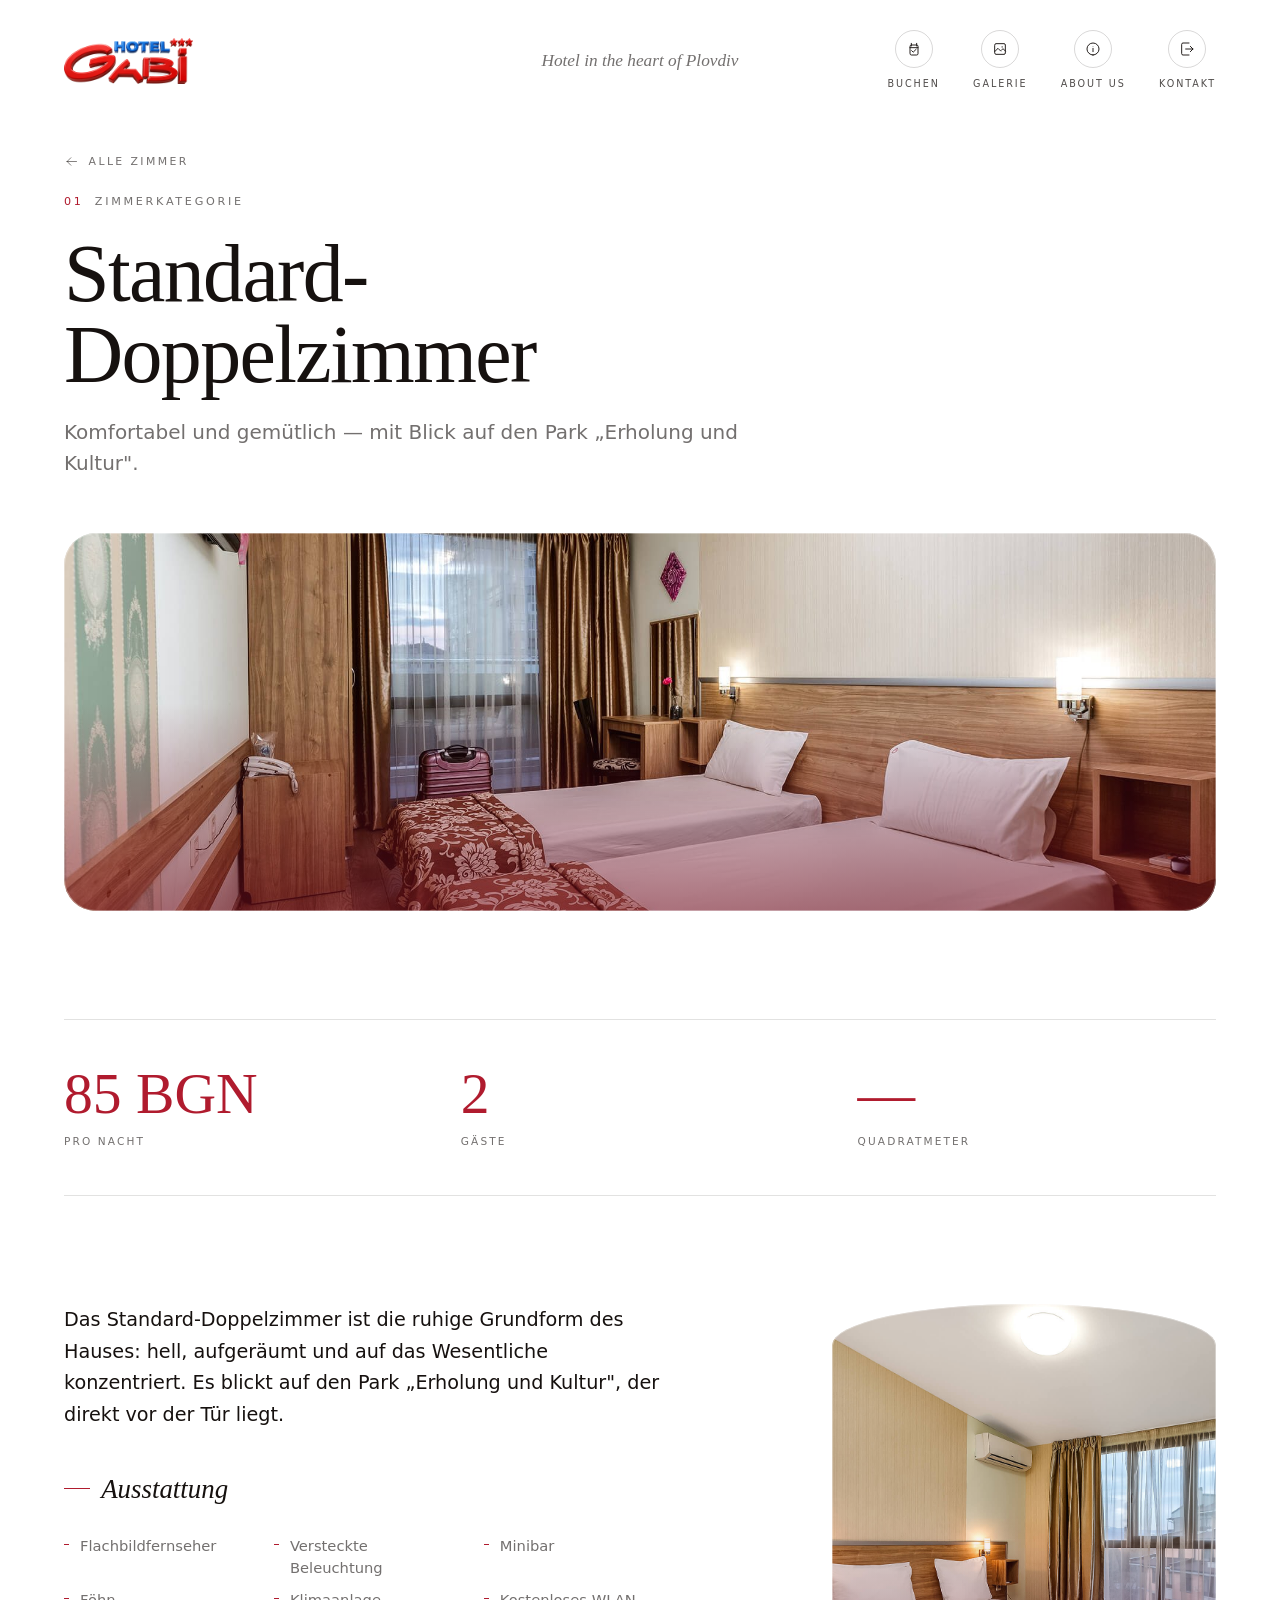
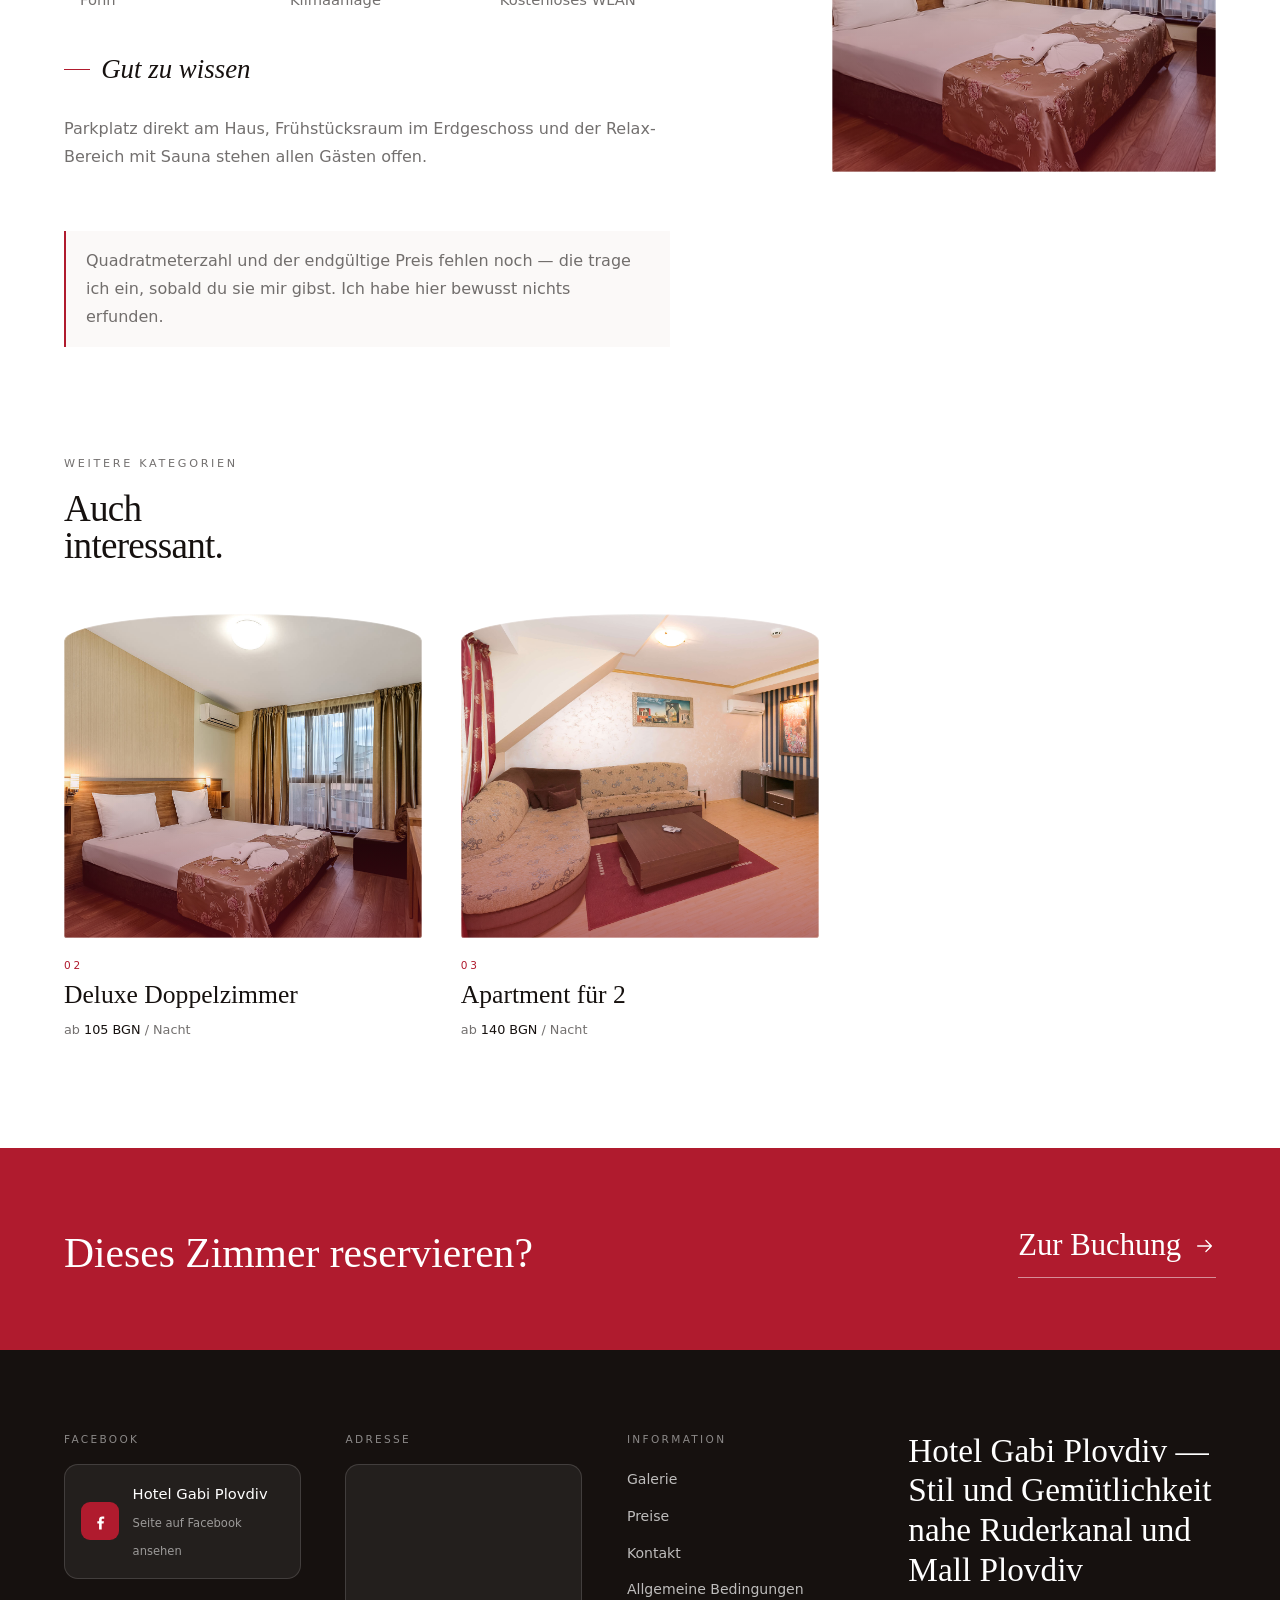
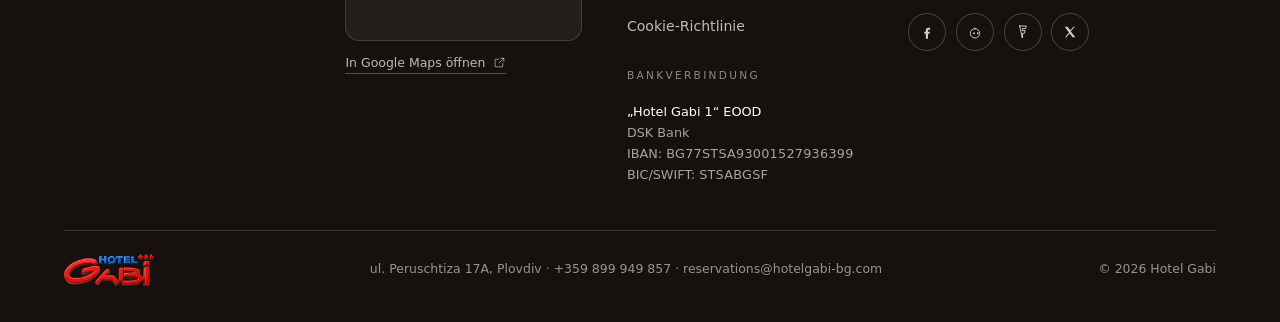
<file: zimmer-standard.html>
<!DOCTYPE html>
<html lang="de">
<head>
<meta charset="utf-8">
<meta name="viewport" content="width=device-width, initial-scale=1">
<title>Standard-Doppelzimmer — Hotel Gabi</title>
<meta name="description" content="Standard-Doppelzimmer im Hotel Gabi Plovdiv — Flachbildfernseher, Minibar, Klimaanlage und kostenloses WLAN.">
<link rel="stylesheet" href="assets/css/style.css">
</head>
<body>

<header class="header" data-header>
  <div class="header__inner">
    <a class="brand" href="index.html" aria-label="Hotel Gabi — Startseite">
      <img class="brand__logo" src="assets/img/brand/gabi-logo.png"
           alt="Hotel Gabi" width="640" height="228">
    </a>

    <p class="header__tagline">Hotel in the heart of Plovdiv</p>

    <nav class="header__nav" aria-label="Kurzwahl">
      <a class="header__navlink" href="buchen.html">
        <span class="header__navring" aria-hidden="true">
          <svg viewBox="0 0 24 24" aria-hidden="true">
            <path d="M6,8a2,2 0 0 1 2,-2h8a2,2 0 0 1 2,2v11a2,2 0 0 1 -2,2H8a2,2 0 0 1 -2,-2Z"/>
            <path d="M8,3.5v4"/>
            <path d="M16,3.5v4"/>
            <path d="M6,10H18"/>
            <path d="M8.5,14.5 10.8,16.8 15.3,12.3"/>
          </svg>
        </span>
        <span class="header__navlabel">Buchen</span>
      </a>
      <a class="header__navlink" href="galerie.html">
        <span class="header__navring" aria-hidden="true">
          <svg viewBox="0 0 24 24" aria-hidden="true">
            <path d="M4,6a2,2 0 0 1 2,-2h12a2,2 0 0 1 2,2v12a2,2 0 0 1 -2,2H6a2,2 0 0 1 -2,-2Z"/>
            <path d="M4,16 9,11l4,4"/>
            <path d="M14,14 16.5,11.5 20,15"/>
            <path d="M15.2,8a.9,.9 0 1 1 0,1.8a.9,.9 0 1 1 0,-1.8Z" style="fill:currentColor;stroke:none"/>
          </svg>
        </span>
        <span class="header__navlabel">Galerie</span>
      </a>
      <a class="header__navlink" href="about.html">
        <span class="header__navring" aria-hidden="true">
          <svg viewBox="0 0 24 24" aria-hidden="true">
            <path d="M12,21a9,9 0 1 1 0,-18a9,9 0 1 1 0,18Z"/>
            <path d="M12,11v5"/>
            <path d="M12,7.4a.6,.6 0 1 1 0,1.2a.6,.6 0 1 1 0,-1.2Z" style="fill:currentColor;stroke:none"/>
          </svg>
        </span>
        <span class="header__navlabel">About&nbsp;Us</span>
      </a>
      <a class="header__navlink" href="kontakt.html">
        <span class="header__navring" aria-hidden="true">
          <svg viewBox="0 0 24 24" aria-hidden="true">
            <path d="M15,3H6a2,2 0 0 0 -2,2v14a2,2 0 0 0 2,2h9"/>
            <path d="M10,12H21"/>
            <path d="M17,8 21,12 17,16"/>
          </svg>
        </span>
        <span class="header__navlabel">Kontakt</span>
      </a>
    </nav>
  </div>
</header>

<main>

  <section class="pagehead" data-reveal-root>
    <div class="pagehead__inner">
      <a class="pagehead__back" href="index.html#rooms" data-reveal>
        <svg viewBox="0 0 24 24" aria-hidden="true"><path d="M20 12H5m0 0 6-6m-6 6 6 6"/></svg>
        Alle Zimmer
      </a>
      <p class="eyebrow" data-reveal data-reveal-delay="1"><span class="eyebrow__no">01</span> Zimmerkategorie</p>
      <h1 class="display" data-reveal data-reveal-delay="2">Standard-<br>Doppelzimmer</h1>
      <p class="pagehead__lead" data-reveal data-reveal-delay="3">
        Komfortabel und gemütlich — mit Blick auf den Park „Erholung und Kultur".
      </p>
    </div>
  </section>

  <!-- Großes Zimmerbild -->
  <section class="pagebody" data-reveal-root>
    <div class="pagebody__inner">
      <figure class="bandimage" data-reveal>
        <div class="arch__media" style="background-image:url('assets/img/rooms/room-01.jpg'), var(--img-fallback); background-position:75% center"></div>
      </figure>
    </div>
  </section>

  <!-- Eckdaten -->
  <section class="pagebody" data-reveal-root>
    <div class="pagebody__inner">
      <div class="statband">
        <div data-reveal-step="0">
          <div class="statband__no">85&nbsp;BGN</div>
          <div class="statband__label">pro Nacht</div>
        </div>
        <div data-reveal-step="1">
          <div class="statband__no">2</div>
          <div class="statband__label">Gäste</div>
        </div>
        <div data-reveal-step="2">
          <div class="statband__no">—</div>
          <div class="statband__label">Quadratmeter</div>
        </div>
      </div>
    </div>
  </section>

  <section class="pagebody" data-reveal-root>
    <div class="pagebody__inner">
      <div class="split">

        <div class="prose" data-reveal>
          <p>
            Das Standard-Doppelzimmer ist die ruhige Grundform des Hauses:
            hell, aufgeräumt und auf das Wesentliche konzentriert. Es blickt
            auf den Park „Erholung und Kultur", der direkt vor der Tür liegt.
          </p>

          <h3>Ausstattung</h3>
          <ul>
            <li>Flachbildfernseher</li>
            <li>Versteckte Beleuchtung</li>
            <li>Minibar</li>
            <li>Föhn</li>
            <li>Klimaanlage</li>
            <li>Kostenloses WLAN</li>
          </ul>

          <h3>Gut zu wissen</h3>
          <p>
            Parkplatz direkt am Haus, Frühstücksraum im Erdgeschoss
            und der Relax-Bereich mit Sauna stehen allen Gästen offen.
          </p>

          <p class="note">
            Quadratmeterzahl und der endgültige Preis fehlen noch — die trage
            ich ein, sobald du sie mir gibst. Ich habe hier bewusst nichts erfunden.
          </p>
        </div>

        <figure class="split__media arch" data-reveal data-reveal-delay="1">
          <div class="arch__media" style="background-image:url('assets/img/rooms/room-02.jpg'), var(--img-fallback); background-position:40% center"></div>
        </figure>

      </div>
    </div>
  </section>

  <!-- Weitere Zimmer -->
  <section class="pagebody" data-reveal-root>
    <div class="pagebody__inner">
      <div class="sectionhead">
        <p class="eyebrow" data-reveal>Weitere Kategorien</p>
        <h2 class="display" data-reveal data-reveal-delay="1">Auch<br>interessant.</h2>
      </div>

      <div class="roomgrid">
        <a class="roomgrid__item arch room--link" href="zimmer-deluxe.html" data-reveal-step="0">
          <div class="room__frame">
            <div class="arch__media" style="background-image:url('assets/img/rooms/room-02.jpg'), var(--img-fallback); background-position:40% center"></div>
          </div>
          <div class="room__body">
            <p class="room__index">02</p>
            <h3 class="room__name">Deluxe Doppelzimmer</h3>
            <p class="room__price">ab <strong>105&nbsp;BGN</strong> / Nacht</p>
          </div>
        </a>
        <a class="roomgrid__item arch room--link" href="zimmer-apartment.html" data-reveal-step="1">
          <div class="room__frame">
            <div class="arch__media" style="background-image:url('assets/img/rooms/room-03.jpg'), var(--img-fallback); background-position:15% center"></div>
          </div>
          <div class="room__body">
            <p class="room__index">03</p>
            <h3 class="room__name">Apartment für 2</h3>
            <p class="room__price">ab <strong>140&nbsp;BGN</strong> / Nacht</p>
          </div>
        </a>
      </div>
    </div>
  </section>

  <section class="ctaband">
    <div class="ctaband__inner">
      <p class="ctaband__title">Dieses Zimmer reservieren?</p>
      <a class="link-lg" href="buchen.html">
        Zur Buchung
        <svg viewBox="0 0 24 24" aria-hidden="true"><path d="M4 12h15m0 0-6-6m6 6-6 6"/></svg>
      </a>
    </div>
  </section>

</main>

<footer class="footer" id="contact">
  <div class="footer__inner">
    <div class="footer__grid">

      <!-- Facebook: Verweis auf die echte Seite, ohne Fremd-Skript -->
      <div>
        <p class="footer__label">Facebook</p>
        <a class="footer__fb" href="https://www.facebook.com/HotelGabiPlovdiv/" target="_blank" rel="noopener">
          <span class="footer__fb-icon" aria-hidden="true">
            <svg viewBox="0 0 24 24"><path d="M14.5,8.5h2.2V5.6h-2.6c-2.4,0-3.9,1.5-3.9,4v2H8v3h2.2V22h3.3v-7.4h2.4l0.4-3h-2.8v-1.7C13.5,8.9,13.9,8.5,14.5,8.5z" style="fill:currentColor;stroke:none"/></svg>
          </span>
          <span>
            <span class="footer__fb-name">Hotel Gabi Plovdiv</span><br>
            <span class="footer__fb-sub">Seite auf Facebook ansehen</span>
          </span>
        </a>
      </div>

      <!-- Adresse mit bedienbarer Karte -->
      <div>
        <p class="footer__label">Adresse</p>
        <div class="footer__map">
          <iframe
            src="https://www.google.com/maps/embed?pb=!1m14!1m8!1m3!1d1709.0306923973212!2d24.718196504339172!3d42.140504851937706!3m2!1i1024!2i768!4f13.1!3m3!1m2!1s0x0%3A0x48102296c1b4b407!2z0KXQvtGC0LXQuyDigJzQk9Cw0LHQuOKAnQ!5e0!3m2!1sde!2sbg!4v1552640355857"
            title="Hotel Gabi auf der Karte"
            loading="lazy"
            referrerpolicy="no-referrer-when-downgrade"></iframe>
        </div>
        <a class="footer__maplink" href="https://www.google.com/maps/search/?api=1&query=42.1405048,24.7181965" target="_blank" rel="noopener">
          In Google Maps öffnen
          <svg viewBox="0 0 24 24" aria-hidden="true"><path d="M14 4h6v6"/><path d="M20 4 11 13"/><path d="M18 14v5a1 1 0 0 1-1 1H5a1 1 0 0 1-1-1V7a1 1 0 0 1 1-1h5"/></svg>
        </a>
      </div>

      <!-- Information und Bankverbindung -->
      <div>
        <p class="footer__label">Information</p>
        <ul class="footer__links">
          <li><a href="galerie.html">Galerie</a></li>
          <li><a href="buchen.html">Preise</a></li>
          <li><a href="kontakt.html">Kontakt</a></li>
          <li><a href="https://hotelgabi-bg.com/en/general-terms/" target="_blank" rel="noopener">Allgemeine Bedingungen</a></li>
          <li><a href="https://hotelgabi-bg.com/en/cookie-policy/" target="_blank" rel="noopener">Cookie-Richtlinie</a></li>
        </ul>

        <p class="footer__label">Bankverbindung</p>
        <p class="footer__bank">
          <strong>„Hotel Gabi 1“ EOOD</strong><br>
          DSK Bank<br>
          IBAN: <code>BG77STSA93001527936399</code><br>
          BIC/SWIFT: <code>STSABGSF</code>
        </p>
      </div>

      <!-- Claim und Profile -->
      <div class="footer__claim-col">
        <p class="footer__claim">
          Hotel Gabi Plovdiv — Stil und Gemütlichkeit nahe Ruderkanal und Mall Plovdiv
        </p>
        <div class="footer__social">
          <a href="https://www.facebook.com/HotelGabiPlovdiv/" target="_blank" rel="noopener" aria-label="Facebook">
            <svg viewBox="0 0 24 24"><path d="M14.5,8.5h2.2V5.6h-2.6c-2.4,0-3.9,1.5-3.9,4v2H8v3h2.2V22h3.3v-7.4h2.4l0.4-3h-2.8v-1.7C13.5,8.9,13.9,8.5,14.5,8.5z" style="fill:currentColor;stroke:none"/></svg>
          </a>
          <a href="https://www.tripadvisor.com/Hotel_Review-g295391-d954152-Reviews-Gabi_Hotel-Plovdiv_Plovdiv_Province.html" target="_blank" rel="noopener" aria-label="TripAdvisor">
            <svg viewBox="0 0 24 24"><path d="M12,7c-3.9,0-7,3.1-7,7s3.1,7,7,7s7-3.1,7-7S15.9,7,12,7z"/><path d="M9.2,14a1.3,1.3 0 1 0 0,-0.1Z" style="fill:currentColor;stroke:none"/><path d="M14.8,14a1.3,1.3 0 1 0 0,-0.1Z" style="fill:currentColor;stroke:none"/></svg>
          </a>
          <a href="https://foursquare.com/v/gabi-hotel/4ea056fb6c258f17cb707c6d" target="_blank" rel="noopener" aria-label="Foursquare">
            <svg viewBox="0 0 24 24"><path d="M7,3h10l-1.2,4H11v3h4.2l-1.2,4H11v7L7,3Z"/></svg>
          </a>
          <a href="https://twitter.com/HotelGabi" target="_blank" rel="noopener" aria-label="Twitter">
            <svg viewBox="0 0 24 24"><path d="M4,4l6.6,8.8L4.4,20h2l5.2-5.9L15.9,20H20l-6.9-9.2L19.4,4h-2l-4.9,5.5L8.1,4H4Z" style="fill:currentColor;stroke:none"/></svg>
          </a>
        </div>
      </div>

    </div>

    <div class="footer__base">
      <span class="brand brand--sm">
        <img class="brand__logo" src="assets/img/brand/gabi-logo.png"
             alt="Hotel Gabi" width="640" height="228">
      </span>
      <p class="footer__addr">ul. Peruschtiza 17A, Plovdiv · +359 899 949 857 · reservations@hotelgabi-bg.com</p>
      <p class="footer__copy">© <span data-year>2026</span> Hotel Gabi</p>
    </div>
  </div>
</footer>

<script src="assets/js/i18n.js"></script>
<script src="assets/js/main.js"></script>
</body>
</html>
</file>
<file: assets/css/style.css>
/* ============================================================
   HOTEL GABI — Startseite
   Struktur: 1 Tokens · 2 Base · 3 Header · 4 Hero · 5 About
             6 Räume (Bogenform + horizontaler Scroll) · 7 Reviews
             8 Why Stay With Us · 9 Buchung · 10 Footer
             11 Reveal/Motion · 12 Responsive
   ============================================================ */

/* --- 1 · TOKENS -------------------------------------------- */
:root{
  /* Primärpalette: Rot + Weiß. Bewusst sehr wenige Farben. */
  --red:        #B01B2E;
  --red-deep:   #7A0F1E;
  --red-soft:   #F4E4E6;

  --white:      #FFFFFF;
  --paper:      #FBF9F8;   /* leicht gebrochenes Weiß */
  --ink:        #16110F;
  --ink-60:     rgba(22,17,15,.60);
  --ink-30:     rgba(22,17,15,.30);
  --hair:       rgba(22,17,15,.12);
  --hair-light: rgba(255,255,255,.22);

  /* Typografie — hochwertige Didone/Serif-Kaskade, keine externen Fonts */
  --font-display: "Bodoni MT", "Didot", "Big Caslon", "Playfair Display",
                  "Hoefler Text", Georgia, "Times New Roman", serif;
  --font-sans:    "Inter", "Segoe UI", -apple-system, BlinkMacSystemFont,
                  system-ui, "Helvetica Neue", Arial, sans-serif;

  /* Rhythmus */
  --gutter: clamp(1.25rem, 5vw, 5.5rem);
  --sect-y: clamp(5rem, 12vh, 10rem);

  /* Bewegung — ruhig, kontrolliert, kein Bounce */
  --ease: cubic-bezier(.22, 1, .36, 1);
  --dur:  .55s;

  /* Bogenform der Raumbilder (aus der Vorlage übernommen) */
  --arch-radius: 999px 999px 10px 10px / 46% 46% 4% 4%;

  /* Fallback, solange keine echten Fotos hinterlegt sind */
  --img-fallback:
    linear-gradient(155deg, #efe7e4 0%, #e2d3d0 42%, #cbb2b0 72%, #a98d8c 100%);
}

/* --- 2 · BASE ---------------------------------------------- */
*,*::before,*::after{ box-sizing:border-box; }

html{
  -webkit-text-size-adjust:100%;
  scroll-behavior:smooth;   /* JS deaktiviert das für die eigene Easing-Logik */
}

body{
  margin:0;
  background:var(--white);
  color:var(--ink);
  font-family:var(--font-sans);
  font-size:clamp(.95rem, .55vw + .8rem, 1.0625rem);
  line-height:1.65;
  -webkit-font-smoothing:antialiased;
  text-rendering:optimizeLegibility;
  /* clip statt hidden: hidden würde einen Scroll-Container erzeugen
     und damit position:sticky der Raum-Sektion aushebeln. */
  overflow-x:clip;
}

img,svg,video{ display:block; max-width:100%; }
h1,h2,h3,p,dl,dd,figure{ margin:0; }
a{ color:inherit; text-decoration:none; }
svg path{ fill:none; stroke:currentColor; stroke-width:1.4; stroke-linecap:round; stroke-linejoin:round; }

::selection{ background:var(--red); color:var(--white); }

:focus-visible{
  outline:2px solid var(--red);
  outline-offset:4px;
  border-radius:2px;
}

/* Gemeinsame Bausteine */
.display{
  font-family:var(--font-display);
  font-weight:400;
  font-size:clamp(2.4rem, 6.4vw, 5.4rem);
  line-height:.98;
  letter-spacing:-.02em;
}
.display--light{ color:var(--white); }

.eyebrow{
  display:flex; align-items:center; gap:.7rem;
  font-size:.7rem; letter-spacing:.24em; text-transform:uppercase;
  color:var(--ink-60);
}
.eyebrow--light{ color:rgba(255,255,255,.72); }
.eyebrow__no{ color:var(--red); font-variant-numeric:tabular-nums; }
.eyebrow--light .eyebrow__no{ color:var(--white); }

/* --- 3 · HEADER -------------------------------------------- */
.header{
  position:fixed; inset:0 0 auto 0; z-index:60;
  padding:clamp(1.1rem,2.4vw,1.9rem) 0;
  transition:background-color .5s var(--ease), padding .5s var(--ease);
}
.header::after{
  content:""; position:absolute; left:var(--gutter); right:var(--gutter); bottom:0;
  height:1px; background:var(--hair);
  transform:scaleX(0); transform-origin:left;
  transition:transform .8s var(--ease);
}
.header.is-stuck{
  background:rgba(255,255,255,.86);
  backdrop-filter:saturate(180%) blur(14px);
  -webkit-backdrop-filter:saturate(180%) blur(14px);
  padding:.85rem 0;
}
.header.is-stuck::after{ transform:scaleX(1); }

.header__inner{
  position:relative;
  display:flex; align-items:center; justify-content:space-between;
  gap:1rem;
  padding-inline:var(--gutter);
}

/* Absolut zentriert statt als Flex-Element: so sitzt der Spruch exakt in
   der Mitte des Headers — auch auf den Unterseiten, wo links kein Logo
   steht und ein Flex-Kind sonst verrutschen würde. */
.header__tagline{
  position:absolute; left:50%; top:50%;
  transform:translate(-50%,-50%);
  white-space:nowrap;
  font-family:var(--font-display); font-style:italic;
  font-size:clamp(.95rem,1.35vw,1.25rem);
  color:var(--ink-60);
  pointer-events:none;
  transition:color .5s var(--ease);
}
.header--overlay:not(.is-stuck) .header__tagline{ color:rgba(255,255,255,.9); }

.brand{ display:inline-flex; align-items:center; }
.brand__logo{
  height:clamp(30px, 3.6vw, 48px);
  width:auto;
  transition:height .5s var(--ease), filter .5s var(--ease),
             opacity .4s var(--ease);
}
.header.is-stuck .brand__logo{ height:clamp(26px, 2.9vw, 38px); }
/* Nur auf der Startseite liegt der Header über dem Video und braucht
   helle Schrift. Unterseiten haben weißen Grund — dort gilt die
   normale dunkle Fassung, sonst wäre die Navigation unsichtbar. */
.header--overlay:not(.is-stuck) .brand__logo{
  filter:drop-shadow(0 2px 12px rgba(0,0,0,.45));
}
.brand--sm .brand__logo{ height:36px; }

/* Kurzwahl auf der Gegenseite des Logos — Kontakt / Buchen / About Us.
   Der Ring füllt sich beim Hover mit Rot, wie beim Scroll-Hinweis im Hero;
   dieselbe Geste an zwei Stellen der Seite.
   margin-inline-start:auto hält die Kurzwahl rechts, auch auf den
   Unterseiten, wo links kein Logo mehr steht. */
.header__nav{
  display:flex; align-items:center; gap:clamp(1.1rem,2.6vw,2.25rem);
  margin-inline-start:auto;
}

.header__navlink{
  display:flex; flex-direction:column; align-items:center; gap:.45rem;
  color:var(--ink);
  transition:color .5s var(--ease);
}
.header--overlay:not(.is-stuck) .header__navlink{ color:var(--white); }

.header__navring{
  width:38px; height:38px; flex:none;
  display:grid; place-items:center;
  border:1px solid rgba(22,17,15,.16); border-radius:50%;
  transition:background-color .45s var(--ease), border-color .45s var(--ease),
             color .45s var(--ease), transform .45s var(--ease);
}
.header--overlay:not(.is-stuck) .header__navring{ border-color:rgba(255,255,255,.45); }
.header__navring svg{ width:16px; height:16px; }

/* Die Seite, auf der man gerade ist, bleibt dauerhaft markiert. */
.header__navlink.is-current .header__navring{
  background:var(--red); border-color:var(--red); color:var(--white);
}
.header__navlink.is-current .header__navlabel{ opacity:1; }

.header__navlabel{
  font-size:.6rem; letter-spacing:.2em; text-transform:uppercase;
  opacity:.75;
  transition:opacity .45s var(--ease);
}

.header__navlink:hover .header__navring{
  background:var(--red); border-color:var(--red); color:var(--white);
  transform:translateY(-3px);
}
.header__navlink:hover .header__navlabel{ opacity:1; }

/* --- 4 · HERO ---------------------------------------------- */
.hero{
  position:relative;
  background:var(--white);
}
/* Die Bühne trägt das Layout; die Sektion darüber trägt nur den Scrollweg. */
.hero__stage{
  position:relative;
  min-height:100svh;
  padding:clamp(5.5rem,12vh,8rem) var(--gutter) clamp(2rem,4.5vh,3rem);
  display:flex; flex-direction:column; justify-content:space-between;
  gap:clamp(1.25rem,3vh,2.25rem);
}
/* Angeheftet nur, wenn JS die Sektionshöhe für das Video gesetzt hat. */
.hero.is-pinned .hero__stage{
  position:sticky; top:0;
  min-height:0;
  height:100vh;
  height:100svh;
}

/* Laufbalken des Films — erscheint nur im angehefteten Zustand */
.film__progress{
  position:absolute; left:var(--gutter); right:var(--gutter);
  bottom:clamp(.7rem,1.8vh,1.2rem);
  height:1px; background:rgba(255,255,255,.28);
  opacity:0; transition:opacity .6s var(--ease);
}
.hero.is-pinned .film__progress{ opacity:1; }
.film__progress span{
  display:block; height:100%; width:0;
  background:var(--red);
}

/* Wortmarke oben, darunter das Haus in voller Breite. */
.hero__grid{
  flex:1; min-height:0;
  display:flex; flex-direction:column; justify-content:center;
  gap:clamp(1.25rem, 3.5vh, 2.75rem);
}

.hero__title{ margin:0; }
/* Das 3D-Logo ersetzt den gesetzten Schriftzug auf dem Handy — dort ist
   es die einzige Stelle, an der „HOTEL" und die drei Sterne lesbar sind.
   Ab Tablet tritt es wieder ab, siehe Handy-Block am Dateiende. */
.hero__logo{ display:none; }
.hero__title .mask{ display:block; overflow:hidden; padding-bottom:.04em; }
/* Über dem Film trägt Weiß — Rot bleibt den Akzenten vorbehalten. */
.hero__title .mask__i{
  display:block;
  font-family:var(--font-display);
  font-weight:400;
  font-size:clamp(3.4rem, 12vw, 10rem);
  line-height:.88;
  letter-spacing:.01em;
  color:var(--white);
}
/* „Hotel" tritt zurück, „Gabi" trägt */
.hero__title .mask:first-child .mask__i{
  font-size:clamp(1.2rem, 3.2vw, 2.6rem);
  letter-spacing:.24em;
  text-transform:uppercase;
  color:rgba(255,255,255,.85);
}

/* Vollflächiges Video hinter dem Inhalt. Es füllt die gesamte Bühne;
   cover beschneidet dabei nur die Ränder, nie die halbe Höhe. */
.hero__film{
  position:absolute; inset:0; z-index:0;
  overflow:hidden;
  background:var(--img-fallback);   /* greift, falls das Video fehlt */
}
.hero__video{
  position:absolute; inset:0;
  width:100%; height:100%;
  object-fit:cover;
  object-position:center;
}
/* Schleier: hält die weiße Schrift lesbar, ohne das Bild zu ersäufen */
.hero__film::after{
  content:""; position:absolute; inset:0;
  background:
    linear-gradient(180deg,
      rgba(28,10,14,.52) 0%,
      rgba(28,10,14,.16) 32%,
      rgba(28,10,14,.20) 62%,
      rgba(28,10,14,.62) 100%);
}

/* Inhalt liegt über dem Film */
.hero__grid,
.hero__foot{ position:relative; z-index:1; }
.film__progress{ z-index:2; }

.hero__foot{
  display:flex; align-items:flex-end; justify-content:space-between;
  gap:1.25rem; flex-wrap:wrap;
}

/* Beide Elemente sitzen auf weißem Grund — knapp um die Schrift gelegt,
   damit sie lesbar sind, ohne das Video zuzudecken. */
.scrollcue{
  display:inline-flex; align-items:center; gap:.75rem;
  background:var(--white);
  border-radius:999px;
  padding:.4rem 1.2rem .4rem .4rem;
}
.scrollcue__ring{
  width:36px; height:36px; flex:none;
  display:grid; place-items:center;
  border:1px solid rgba(22,17,15,.16); border-radius:50%;
  color:var(--red);
  transition:background-color .5s var(--ease), border-color .5s var(--ease), color .5s var(--ease);
}
.scrollcue__ring svg{ width:16px; height:16px; animation:nudge 2.6s var(--ease) infinite; }
.scrollcue__label{
  font-size:.7rem; letter-spacing:.24em; text-transform:uppercase;
  color:var(--ink);
}
.scrollcue:hover .scrollcue__ring{ background:var(--red); border-color:var(--red); color:var(--white); }

/* Sprachwahl — gleiche Pillenform wie der Scroll-Hinweis gegenüber.
   Ein feiner Strich trennt die beiden Kürzel deutlich voneinander. */
.langswitch{
  display:inline-flex; align-items:center;
  gap:clamp(1rem,2.2vw,1.75rem);
  background:var(--white);
  border-radius:999px;
  padding:.5rem clamp(1.1rem,2vw,1.6rem);
}
.langswitch__opt{
  border:0; background:none; cursor:pointer;
  font-family:var(--font-display);
  font-size:clamp(.95rem,1.5vw,1.25rem);
  letter-spacing:.14em;
  color:var(--ink-30);
  padding:0; line-height:1;
  transition:color .35s var(--ease);
}
.langswitch__opt:hover{ color:var(--ink); }
.langswitch__opt.is-active{ color:var(--red); }
.langswitch__sep{
  width:1px; height:1.1em;
  background:var(--hair);
  flex:none;
}

@keyframes nudge{
  0%,72%,100%{ transform:translateY(0); opacity:1; }
  36%        { transform:translateY(3px); opacity:.55; }
}

/* --- 4b · UNTERSEITEN ---------------------------------------- */
/* Gemeinsamer Kopf für Kontakt / Buchen / About Us. Kein Video,
   deshalb trägt hier Typografie und Weißraum allein. */
.pagehead{
  padding:clamp(8rem,17vh,11rem) var(--gutter) clamp(2.5rem,6vh,4rem);
  background:var(--white);
}
.pagehead__inner{
  max-width:1180px; margin-inline:auto;
  display:flex; flex-direction:column; gap:clamp(1rem,2.5vh,1.75rem);
}
.pagehead__lead{
  max-width:54ch; color:var(--ink-60);
  font-size:clamp(1rem,1.1vw + .7rem,1.25rem); line-height:1.55;
}
.pagehead__back{
  display:inline-flex; align-items:center; gap:.6rem;
  font-size:.68rem; letter-spacing:.22em; text-transform:uppercase;
  color:var(--ink-60);
  transition:gap .45s var(--ease), color .45s var(--ease);
}
.pagehead__back svg{ width:15px; height:15px; }
.pagehead__back:hover{ gap:1.1rem; color:var(--red); }

.pagebody{
  padding:0 var(--gutter) var(--sect-y);
  background:var(--white);
}
/* Folgt ein Textabschnitt direkt auf eine farbige Fläche, fehlt oben der
   Abstand — die Überschrift klebte sonst an der Buchungsleiste. */
.booking + .pagebody{ padding-top:var(--sect-y); }
.pagebody__inner{ max-width:1180px; margin-inline:auto; }

/* Zweispaltig: links Inhalt, rechts ein Bogenbild als Anker */
.split{
  display:grid;
  grid-template-columns:minmax(0,1fr) clamp(240px,30vw,400px);
  gap:clamp(2rem,5vw,4.5rem);
  align-items:start;
}
.split__media{ height:clamp(320px,52vh,520px); }

.prose{ display:flex; flex-direction:column; gap:1.5rem; max-width:56ch; }
/* :not(.eyebrow) verhindert, dass diese Regel den Kicker überschreibt,
   falls (wie im Business-Block) ein .eyebrow innerhalb von .prose steht. */
.prose p:not(.eyebrow){ color:var(--ink-60); font-size:1rem; line-height:1.75; }
/* Der erste Absatz trägt — etwas größer und dunkler, wie ein Vorspann. */
.prose > p:first-of-type:not(.eyebrow){
  font-size:clamp(1.05rem, .3vw + 1rem, 1.2rem);
  color:var(--ink);
  line-height:1.65;
}
/* Kapitel-Überschriften: kursive Display-Schrift mit einem roten Strich
   davor — dasselbe Motiv wie die Trennlinie neben dem Logo im Header. */
.prose h3{
  display:flex; align-items:center; gap:.7rem;
  font-family:var(--font-display); font-style:italic; font-weight:400;
  font-size:clamp(1.4rem,2.1vw,1.85rem);
  color:var(--ink);
  margin-top:.75rem;
}
.prose h3::before{
  content:""; width:26px; height:1px; background:var(--red); flex:none;
}
.prose ul{
  margin:0; padding:0; list-style:none;
  display:grid; grid-template-columns:repeat(auto-fill,minmax(150px,1fr));
  gap:.6rem 1.5rem;
}
.prose ul li{
  color:var(--ink-60); font-size:.92rem; line-height:1.5;
  padding-left:1rem; position:relative;
}
.prose ul li::before{
  content:""; position:absolute; left:0; top:.62em;
  width:5px; height:1px; background:var(--red);
}

/* Kontaktzeilen — Label über Wert, wie im Hero-Fuß zuvor */
.factlist{
  display:grid; gap:clamp(1.4rem,3vw,2.2rem);
  grid-template-columns:repeat(auto-fit,minmax(200px,1fr));
  margin:0;
}
.factlist dt{
  font-size:.62rem; letter-spacing:.24em; text-transform:uppercase;
  color:var(--ink-30); margin-bottom:.4rem;
}
.factlist dd{
  margin:0;
  font-family:var(--font-display); font-size:1.15rem;
  color:var(--ink);
}
.factlist a{ border-bottom:1px solid var(--hair); transition:border-color .4s var(--ease), color .4s var(--ease); }
.factlist a:hover{ color:var(--red); border-color:var(--red); }

.note{
  margin-top:clamp(1.5rem,4vh,2.5rem);
  padding:1rem 1.25rem;
  border-left:2px solid var(--red);
  background:var(--paper);
  font-size:.85rem; color:var(--ink-60);
}

/* --- 4c · GEMEINSAME BAUSTEINE -------------------------------- */
/* Runde Karte — eigene Klasse, damit alle Unterseiten sie mitbenutzen
   können. Auf der Startseite trug sie einmal die fünf Gründe; die sind
   entfernt, die Karte lebt in about, buchen und kontakt weiter. */
.rcard{
  background:var(--white);
  border:1px solid var(--hair);
  border-radius:26px;
  padding:clamp(1.5rem,2.4vw,2.1rem);
  display:flex; flex-direction:column; gap:.55rem;
  transition:transform .55s var(--ease), box-shadow .55s var(--ease),
             border-color .55s var(--ease);
}
.rcard:hover{
  transform:translateY(-5px);
  border-color:var(--red-soft);
  box-shadow:0 26px 50px -28px rgba(22,17,15,.28);
}
.rcard__no{
  font-family:var(--font-display); color:var(--red);
  font-size:clamp(1.5rem,2.2vw,2rem); line-height:1;
  font-variant-numeric:tabular-nums;
}
.rcard__title{
  font-family:var(--font-display); font-weight:400;
  font-size:clamp(1.05rem,1.5vw,1.3rem); color:var(--ink);
}
.rcard__text{ font-size:.88rem; line-height:1.6; color:var(--ink-60); }
.rcard__link{
  margin-top:.3rem;
  font-size:.9rem; color:var(--red);
  border-bottom:1px solid var(--red-soft);
  align-self:flex-start;
  transition:border-color .4s var(--ease);
}
.rcard__link:hover{ border-color:var(--red); }

.cardgrid{
  display:grid; gap:clamp(1rem,1.8vw,1.5rem);
  grid-template-columns:repeat(auto-fit,minmax(230px,1fr));
}
.cardgrid--spaced{ margin-top:clamp(2rem,4vh,3rem); }

/* Preistabelle — Zeilen durch Haarlinien getrennt, Betrag rechts in der
   Display-Schrift; Ziffern mit tabular-nums, damit sie untereinander
   sauber stehen. */
.pricetable{
  width:100%;
  border-collapse:collapse;
  text-align:left;
}
.pricetable__caption{
  caption-side:top;
  text-align:left;
  padding-bottom:1rem;
  font-size:.85rem; color:var(--ink-60);
}
.pricetable tr{ border-top:1px solid var(--hair); }
.pricetable tr:last-child{ border-bottom:1px solid var(--hair); }
.pricetable th{
  font-weight:400; font-size:1rem; color:var(--ink);
  padding:.9rem 1rem .9rem 0;
}
.pricetable td{
  font-family:var(--font-display);
  font-size:1.15rem; color:var(--red);
  font-variant-numeric:tabular-nums;
  text-align:right; white-space:nowrap;
  padding:.9rem 0;
}

/* Zahlenband — große Ziffern in der Display-Schrift, echte Hausdaten. */
.statband{
  display:grid; gap:clamp(1.5rem,3vw,2.5rem);
  grid-template-columns:repeat(auto-fit,minmax(180px,1fr));
  padding:clamp(2rem,5vh,3.25rem) 0;
  border-block:1px solid var(--hair);
}
.statband__no{
  font-family:var(--font-display); color:var(--red);
  font-size:clamp(2.4rem,4.5vw,3.6rem); line-height:1;
  font-variant-numeric:tabular-nums;
}
.statband__label{
  margin-top:.6rem;
  font-size:.66rem; letter-spacing:.2em; text-transform:uppercase;
  color:var(--ink-60);
}

/* Zwischenüberschrift innerhalb einer Unterseite */
.sectionhead{
  max-width:620px;
  margin-bottom:clamp(2.25rem,5.5vh,3.75rem);
  display:flex; flex-direction:column; gap:1.1rem;
}
.sectionhead .display{ font-size:clamp(1.6rem,2.9vw,2.4rem); }

/* Breites Bildband als ruhiger Abschnittswechsel — überschreibt bewusst
   die hohe Bogenform, hier soll das Bild ruhig und breit liegen. */
.bandimage{
  height:clamp(240px,42vh,440px);
}
.bandimage .arch__media{ border-radius:32px; }

/* Abschlussband in Markenrot — schließt jede Unterseite ab */
.ctaband{
  background:var(--red); color:var(--white);
  padding:clamp(3rem,8vh,5.5rem) var(--gutter);
}
.ctaband__inner{
  max-width:1180px; margin-inline:auto;
  display:flex; align-items:flex-end; justify-content:space-between;
  gap:clamp(1.5rem,4vw,3rem); flex-wrap:wrap;
}
.ctaband__title{
  font-family:var(--font-display); font-weight:400;
  font-size:clamp(1.6rem,3.4vw,2.6rem); line-height:1.15;
}
.ctaband .link-lg{
  color:var(--white); border-bottom-color:rgba(255,255,255,.5);
}
.ctaband .link-lg:hover{ color:var(--white); border-bottom-color:var(--white); }

/* --- Zimmerkarte mit Hover-Infos -----------------------------
   Die Karte hebt sich leicht, das Bild zoomt sanft, und ein Feld mit
   Details fährt von unten über das Foto. Alles über transform/opacity,
   damit es flüssig bleibt. Auf Touchgeräten (kein echter Hover) sind
   die Infos dauerhaft sichtbar — siehe Responsive-Abschnitt. */
/* Erbt Layout von .room (Flex-Spalte); hier nur Farbe und Verhalten. */
.room--link{ color:inherit; }
.room--link .arch__media{
  transition:transform .6s var(--ease);
}
.room--link:hover .arch__media,
.room--link:focus-visible .arch__media{ transform:scale(1.04); }

.room__frame{
  position:relative;
  overflow:hidden;
  border-radius:var(--arch-radius);
  transition:box-shadow .6s var(--ease), transform .6s var(--ease);
}
.room--link:hover .room__frame,
.room--link:focus-visible .room__frame{
  transform:translateY(-6px);
  box-shadow:0 30px 60px -30px rgba(22,17,15,.45);
}

.room__info{
  position:absolute; left:0; right:0; bottom:0; z-index:2;
  padding:clamp(1.1rem,2vw,1.6rem);
  background:linear-gradient(180deg, rgba(28,10,14,0) 0%, rgba(28,10,14,.88) 42%);
  color:var(--white);
  display:flex; flex-direction:column; gap:.5rem;
  transform:translateY(100%);
  opacity:0;
  transition:transform .55s var(--ease), opacity .45s var(--ease);
}
.room--link:hover .room__info,
.room--link:focus-visible .room__info{ transform:translateY(0); opacity:1; }

.room__info-top{
  display:flex; align-items:baseline; justify-content:space-between;
  gap:1rem;
  border-bottom:1px solid rgba(255,255,255,.28);
  padding-bottom:.5rem;
}
.room__info-price{
  font-family:var(--font-display); font-size:1.15rem;
}
.room__info-size{
  font-size:.68rem; letter-spacing:.16em; text-transform:uppercase;
  color:rgba(255,255,255,.75);
}
.room__info-list{
  margin:0; padding:0; list-style:none;
  display:flex; flex-direction:column; gap:.28rem;
}
.room__info-list li{
  font-size:.82rem; line-height:1.4;
  color:rgba(255,255,255,.88);
  padding-left:.9rem; position:relative;
}
.room__info-list li::before{
  content:""; position:absolute; left:0; top:.62em;
  width:5px; height:1px; background:var(--white);
}
.room__info-more{
  margin-top:.35rem;
  font-size:.7rem; letter-spacing:.18em; text-transform:uppercase;
  display:inline-flex; align-items:center; gap:.5rem;
}
.room__info-more svg{ width:14px; height:14px; }

/* Zimmerkarten im Raster (Buchen-Seite) — nutzt Bogenform und
   Typografie der Startseite, nur ohne horizontale Fahrt. */
.roomgrid{
  display:grid; gap:clamp(1.5rem,3vw,2.5rem);
  grid-template-columns:repeat(3,minmax(0,1fr));
}
.roomgrid__item{ display:flex; flex-direction:column; gap:1.2rem; }
.roomgrid .arch__media{ height:clamp(260px,36vh,380px); }

/* Galerie-Raster — gleich hohe Kacheln nebeneinander, damit die Reihen
   sauber durchlaufen. Hoch- und Querformate sitzen im selben Rahmen und
   werden über object-fit mittig beschnitten. */
.gallery{
  display:grid; gap:clamp(.75rem,1.5vw,1.25rem);
  grid-template-columns:repeat(3,minmax(0,1fr));
}
.gallery__item{
  margin:0;
  border-radius:20px;
  overflow:hidden;
  background:var(--paper);
  aspect-ratio:4 / 3;
}
.gallery__item img{
  width:100%; height:100%;
  object-fit:cover;
  transition:transform .7s var(--ease);
}
.gallery__item:hover img{ transform:scale(1.05); }
.gallery:empty{ display:none; }
.gallery__item{ cursor:zoom-in; }

/* Vergrößerung — vor allem fürs Handy, wo die Kacheln klein sind.
   Liegt über allem, schließt per Taste, Klick auf den Rand oder × . */
.lightbox{
  position:fixed; inset:0; z-index:200;
  background:rgba(14,8,10,.94);
  display:grid; place-items:center;
  padding:clamp(1rem,4vw,3rem);
  opacity:0; visibility:hidden;
  transition:opacity .35s var(--ease), visibility .35s var(--ease);
}
.lightbox.is-open{ opacity:1; visibility:visible; }
.lightbox__img{
  max-width:100%; max-height:100%;
  object-fit:contain;
  border-radius:8px;
}
.lightbox__btn{
  position:absolute;
  width:46px; height:46px;
  display:grid; place-items:center;
  border:1px solid rgba(255,255,255,.3);
  border-radius:50%;
  background:rgba(0,0,0,.35);
  color:var(--white);
  cursor:pointer;
  transition:background-color .3s var(--ease), border-color .3s var(--ease);
}
.lightbox__btn:hover{ background:var(--red); border-color:var(--red); }
.lightbox__btn svg{ width:18px; height:18px; }
.lightbox__close{ top:clamp(.75rem,3vw,1.5rem); right:clamp(.75rem,3vw,1.5rem); }
.lightbox__prev{ left:clamp(.5rem,2vw,1.5rem); top:50%; transform:translateY(-50%); }
.lightbox__next{ right:clamp(.5rem,2vw,1.5rem); top:50%; transform:translateY(-50%); }
.lightbox__count{
  position:absolute; bottom:clamp(.75rem,3vw,1.5rem); left:50%;
  transform:translateX(-50%);
  font-size:.75rem; letter-spacing:.18em;
  color:rgba(255,255,255,.7);
  font-variant-numeric:tabular-nums;
}
/* Solange die Vergrößerung offen ist, soll die Seite dahinter still stehen. */
body.has-lightbox{ overflow:hidden; }

/* --- 5 · ABOUT ----------------------------------------------- */
.about{ background:var(--white); padding:var(--sect-y) var(--gutter); }
.about__inner{
  max-width:640px;
  display:flex; flex-direction:column; gap:clamp(1rem,2.5vh,1.75rem);
}
.about__text{
  color:var(--ink-60);
  font-size:1rem; line-height:1.6;
  max-width:52ch;
}

/* --- 6 · RÄUME --------------------------------------------- */

/* 5a · Bogenform — die tragende Form der Raumbilder.
   Das Foto wird pro Element per background-image direkt inline gesetzt
   (siehe HTML), nicht über --img. Browser lösen url() in einer
   CSS-Variable relativ zu DIESER Datei auf, nicht relativ zur HTML-Seite
   — auf einem echten Server (anderer Ordner als die HTML-Datei) zeigt
   sich das als 404. Direkt inline gesetzt löst der Browser relativ zur
   HTML-Seite auf, wie erwartet. Ohne Foto bleibt nur der Verlauf. */
.arch{ position:relative; }
.arch__media{
  position:relative;                /* Bezug für den Schleier unten */
  width:100%; height:100%;
  border-radius:var(--arch-radius);
  background-image:var(--img-fallback);
  background-size:cover;
  background-position:center;
  background-repeat:no-repeat;
  overflow:hidden;
  transform:translateZ(0);
}
/* feiner Innenrand + Rot-Schleier: hält Fotos in der Markenwelt */
.arch__media::after{
  content:""; position:absolute; inset:0; z-index:1;
  border-radius:inherit;
  box-shadow:inset 0 0 0 1px rgba(255,255,255,.34);
  background:linear-gradient(180deg, rgba(122,15,30,0) 45%, rgba(122,15,30,.55) 100%);
  pointer-events:none;
}

.rooms{
  position:relative;
  background:var(--paper);
}
.rooms__viewport{
  position:relative;
  display:flex; align-items:center;
  overflow:hidden;          /* ohne JS bleibt die Seite trotzdem randfrei */
}
/* Angeheftet wird nur, wenn JS die Sektionshöhe gesetzt hat. */
.rooms.is-pinned .rooms__viewport{
  position:sticky; top:0;
  height:100vh;
  height:100svh;
}

.rooms__track{
  position:relative;
  width:max-content;          /* volle Breite der Bilderreihe, messbar für JS */
  display:flex; align-items:center;
  gap:clamp(1.6rem,4vw,4.5rem);
  padding-inline:var(--gutter);
}

/* spannt sich über die gesamte Reihe, nicht nur über den Bildschirm */
.rooms__thread{
  position:absolute; left:0; top:46%; z-index:0;
  width:100%; height:120px;
  color:var(--red); opacity:.16;
  pointer-events:none;
}
.rooms__thread path{ stroke-width:1; stroke-dasharray:2 7; vector-effect:non-scaling-stroke; }

.panel{ flex:none; position:relative; z-index:1; }

.rooms__intro{
  width:clamp(260px,32vw,430px);
  display:flex; flex-direction:column; gap:clamp(1rem,2.4vh,1.75rem);
}
/* Kicker in der Display-Schrift statt der kleinen Versal-Beschriftung —
   passt zur „Räume und Angebote"-Zeile, die hier eher wie ein Untertitel
   als wie ein Label wirken soll. */
.rooms__intro .eyebrow{
  font-family:var(--font-display);
  font-style:italic;
  font-size:clamp(1.1rem, 1.9vw, 1.6rem);
  letter-spacing:0;
  text-transform:none;
  color:var(--ink-60);
}
.rooms__intro .eyebrow__no{
  font-family:var(--font-sans);
  font-style:normal;
  font-size:.62rem;
  letter-spacing:.24em;
}
/* Kleinerer Schnitt als die übrigen Displays — die Zeile ist deutlich
   länger und muss innerhalb der gepinnten Sektion Platz finden. */
.rooms__intro .display{
  font-size:clamp(1.7rem, 3vw, 2.7rem);
  line-height:1.08;
}

/* Breiter als zuvor: der Abschlusssatz ist deutlich länger geworden. */
.rooms__outro{
  width:clamp(280px,32vw,430px);
  display:flex; flex-direction:column; gap:1rem;
}
.rooms__outro .link-lg{
  font-size:clamp(1.15rem,2vw,1.6rem);
  line-height:1.25;
  align-items:flex-end;
}
.rooms__outro-k{
  font-family:var(--font-display); font-style:italic;
  font-size:clamp(1.6rem,3vw,2.6rem); color:var(--ink-30);
}
.link-lg{
  display:inline-flex; align-items:center; gap:.8rem;
  font-family:var(--font-display);
  font-size:clamp(1.3rem,2.4vw,2rem);
  color:var(--red);
  padding-bottom:.35rem;
  border-bottom:1px solid var(--red);
  transition:gap .5s var(--ease), color .5s var(--ease);
}
.link-lg svg{ width:22px; height:22px; }
.link-lg:hover{ gap:1.4rem; color:var(--red-deep); }

/* 5b · Raumkarte */
.room{
  flex:none;
  width:clamp(230px, 25vw, 360px);
  display:flex; flex-direction:column; gap:1.35rem;
}
.room .arch__media{ height:clamp(320px, 52vh, 540px); }
.room--lift{ transform:translateY(clamp(-3.5rem, -5vh, -2rem)); }

.room__body{ display:flex; flex-direction:column; gap:.45rem; }
.room__index{
  font-size:.66rem; letter-spacing:.26em; color:var(--red);
  font-variant-numeric:tabular-nums;
}
.room__name{
  font-family:var(--font-display); font-weight:400;
  font-size:clamp(1.35rem,2vw,1.85rem); line-height:1.1;
}
.room__desc{ font-size:.86rem; line-height:1.55; color:var(--ink-60); max-width:32ch; }
.room__price{ font-size:.8rem; color:var(--ink-60); margin-top:.15rem; }
.room__price strong{ color:var(--ink); font-weight:500; }

/* 5c · Fortschritt der Raum-Sequenz */
.rooms__progress{
  position:absolute; left:var(--gutter); right:var(--gutter); bottom:clamp(1.4rem,4vh,2.6rem);
  height:1px; background:var(--hair);
}
.rooms__progress span{
  display:block; height:100%; width:0;
  background:var(--red); transform-origin:left;
}

/* --- 7 · REVIEWS ---------------------------------------------- */
.reviews{ background:var(--white); padding:var(--sect-y) var(--gutter); }
.reviews__inner{ max-width:1180px; margin-inline:auto; }
.reviews__head{ margin-bottom:clamp(2.5rem,6vh,4rem); display:flex; flex-direction:column; gap:1rem; }

/* Ein großes, zentrales Zitat trägt die Section — kein Drei-Spalten-Raster.
   Das Anführungszeichen nutzt denselben blassen Rotton wie --red-soft. */
.reviews__feature{
  max-width:760px; margin:0 auto clamp(3rem,7vh,5rem);
  text-align:center;
}
.reviews__mark{
  display:block;
  font-family:var(--font-display);
  font-size:clamp(4.5rem,11vw,7.5rem);
  line-height:1;
  color:var(--red-soft);
  margin-bottom:clamp(-2.2rem,-4vw,-1.4rem);
}
.reviews__quote{
  margin:0;
  font-family:var(--font-display); font-style:italic; font-weight:400;
  font-size:clamp(1.4rem,2.6vw,2.1rem);
  line-height:1.42;
  color:var(--ink);
}
.reviews__by{
  margin-top:1.6rem;
  display:flex; flex-direction:column; align-items:center; gap:.55rem;
}
.reviews__stars{ display:flex; gap:.2rem; color:var(--red); }
.reviews__stars svg{ width:13px; height:13px; }
.reviews__name{ font-size:.68rem; letter-spacing:.2em; text-transform:uppercase; color:var(--ink-60); }

/* Kartenreihe nach der Vorlage: runde Marke oben, Name, Datum, Sterne, Text.
   Alles zentriert, Karten außen rund. */
.reviews__row{
  display:grid; grid-template-columns:repeat(3,minmax(0,1fr));
  gap:clamp(1.5rem,3vw,2.25rem);
  align-items:start;
}
.reviews__card{
  background:var(--white);
  border:1px solid var(--hair);
  border-radius:22px;
  padding:clamp(1.75rem,3vw,2.25rem) clamp(1.25rem,2.4vw,1.9rem);
  display:flex; flex-direction:column; align-items:center; gap:.7rem;
  text-align:center;
  transition:transform .5s var(--ease), box-shadow .5s var(--ease),
             border-color .5s var(--ease);
}
.reviews__card:hover{
  transform:translateY(-5px);
  border-color:var(--red-soft);
  box-shadow:0 26px 50px -28px rgba(22,17,15,.28);
}
/* Profilbild-Platz: bis echte Gästefotos vorliegen steht hier eine
   neutrale Silhouette — siehe Hinweis im HTML. */
.reviews__avatar{
  width:58px; height:58px; flex:none;
  display:grid; place-items:center;
  border-radius:50%;
  background:var(--red-soft);
  color:var(--red);
  overflow:hidden;
}
.reviews__avatar svg{ width:32px; height:32px; }
/* Flächige Symbole: die globale Regel svg path{fill:none} zeichnet sonst
   nur Umrisse — deshalb hier gezielt überschreiben. */
.reviews__avatar svg path,
.reviews__stars svg path,
.reviews__card-stars svg path{ fill:currentColor; stroke:none; }
/* Falls später ein echtes Foto eingesetzt wird, füllt es den Kreis aus. */
.reviews__avatar img{ width:100%; height:100%; object-fit:cover; }
.reviews__card-name{
  font-family:var(--font-display);
  font-size:1.05rem; color:var(--ink);
}
.reviews__card-date{
  font-size:.68rem; letter-spacing:.14em; color:var(--ink-30);
  font-variant-numeric:tabular-nums;
}
.reviews__card-stars{ display:flex; gap:.15rem; color:var(--red); }
.reviews__card-stars svg{ width:13px; height:13px; }
.reviews__card-quote{
  margin:.2rem 0 0; color:var(--ink-60);
  font-size:.92rem; line-height:1.62;
}
.reviews__card-name{ font-size:.64rem; letter-spacing:.14em; text-transform:uppercase; color:var(--ink-30); }

/* --- 8 · VIDEO UND KONFERENZSAAL ------------------------------- */
/* Klassenname .whystay stammt aus der Zeit, als hier die fünf Gründe
   standen. Er trägt jetzt nur noch Grundfläche und Abstand des
   Abschnitts — Video und Business-Block sitzen darin. */
.whystay{ background:var(--paper); padding:var(--sect-y) var(--gutter); }
.whystay__inner{ max-width:1180px; margin-inline:auto; }
/* Hotelvideo — Vorschaubild mit Abspielknopf. YouTube wird erst beim
   Klick nachgeladen (siehe main.js), das hält die Seite schnell und
   vermeidet Fremd-Cookies bei Besuchern, die gar nicht abspielen. */
.videoblock{
  margin-top:clamp(3.5rem,8vh,6rem);
  padding-top:clamp(3rem,7vh,5rem);
  border-top:1px solid var(--hair);
}
/* Steht der Block ganz oben im Abschnitt, gibt es über der Trennlinie
   nichts zu trennen — dann fällt sie samt Abstand weg. */
.videoblock:first-child{
  margin-top:0;
  padding-top:0;
  border-top:0;
}
.videoframe{
  position:relative;
  aspect-ratio:16 / 9;
  border-radius:26px;
  overflow:hidden;
  background:var(--ink);
  cursor:pointer;
}
.videoframe__thumb{
  width:100%; height:100%;
  object-fit:cover;
  transition:transform .7s var(--ease), opacity .5s var(--ease);
}
.videoframe:hover .videoframe__thumb{ transform:scale(1.03); opacity:.85; }

.videoframe__play{
  position:absolute; left:50%; top:50%;
  transform:translate(-50%,-50%);
  width:clamp(64px,9vw,88px); height:clamp(64px,9vw,88px);
  display:grid; place-items:center;
  border:0; border-radius:50%;
  background:var(--red); color:var(--white);
  cursor:pointer;
  transition:transform .45s var(--ease), background-color .45s var(--ease);
}
.videoframe__play svg{ width:36%; height:36%; margin-left:8%; }
.videoframe:hover .videoframe__play{
  transform:translate(-50%,-50%) scale(1.09);
  background:var(--red-deep);
}

.videoframe__hint{
  position:absolute; left:50%; bottom:clamp(.9rem,2.5vw,1.5rem);
  transform:translateX(-50%);
  white-space:nowrap;
  font-size:.68rem; letter-spacing:.14em; text-transform:uppercase;
  color:rgba(255,255,255,.75);
  text-shadow:0 1px 6px rgba(0,0,0,.6);
}

/* Nach dem Klick sitzt hier der YouTube-Rahmen. */
.videoframe iframe{
  position:absolute; inset:0;
  width:100%; height:100%;
  border:0;
}

/* Business-Meeting-Block — nutzt .split/.prose der Unterseiten wieder,
   nur mit vertauschter Spaltenreihenfolge (Bild links, Text rechts). */
.whystay__business{
  margin-top:clamp(3.5rem,8vh,6rem);
  padding-top:clamp(3rem,7vh,5rem);
  border-top:1px solid var(--hair);
}
.split--media-left{ grid-template-columns:clamp(240px,32vw,420px) minmax(0,1fr); }
.whystay__business-title{ font-size:clamp(1.6rem,2.6vw,2.2rem); }
.whystay__business .prose h4{
  font-family:var(--font-sans); font-weight:600;
  font-size:.72rem; letter-spacing:.14em; text-transform:uppercase;
  color:var(--ink); margin-top:.5rem;
}

/* --- 9 · BUCHUNG ------------------------------------------- */
.booking{
  background:var(--red);
  color:var(--white);
  padding:var(--sect-y) var(--gutter);
}
.booking__inner{ max-width:1180px; margin-inline:auto; }
.booking__head{ display:flex; flex-direction:column; gap:clamp(1rem,2.5vh,1.8rem); }

.bookbar{
  margin-top:clamp(2.5rem,7vh,4.5rem);
  background:var(--white);
  /* Vollständig gerundete Enden wie bei der Scroll-Pille im Hero.
     overflow:hidden, damit der rote Knopf rechts sauber mitgerundet wird. */
  border-radius:999px;
  overflow:hidden;
  display:grid;
  grid-template-columns:repeat(4, minmax(0,1fr)) auto;
  align-items:stretch;
}
/* Etwas mehr Luft links, sonst klebt die erste Beschriftung an der Rundung. */
.bookbar__field:first-child{ padding-inline-start:clamp(1.5rem,2.6vw,2.4rem); }
.bookbar__field{
  display:flex; flex-direction:column; gap:.35rem;
  padding:clamp(1rem,2vw,1.5rem) clamp(1rem,1.8vw,1.6rem);
  border-right:1px solid var(--hair);
  min-width:0;
}
.bookbar__field label{
  font-size:.6rem; letter-spacing:.24em; text-transform:uppercase; color:var(--ink-30);
}
.bookbar__field input,
.bookbar__field select{
  appearance:none; -webkit-appearance:none;
  border:0; background:transparent; padding:0;
  font:inherit; font-size:.95rem; color:var(--ink);
  width:100%; min-width:0;
  cursor:pointer;
}
.bookbar__field select{
  background-image:linear-gradient(45deg,transparent 50%,var(--ink-30) 50%),
                   linear-gradient(135deg,var(--ink-30) 50%,transparent 50%);
  background-position:right 2px center, right -3px center;
  background-size:5px 5px, 5px 5px;
  background-repeat:no-repeat;
  padding-right:1.2rem;
}

.bookbar__submit{
  border:0; cursor:pointer;
  background:var(--red-deep); color:var(--white);
  font:inherit; font-size:.72rem; letter-spacing:.22em; text-transform:uppercase;
  padding:0 clamp(1.6rem,3vw,2.8rem);
  transition:background-color .45s var(--ease);
}
.bookbar__submit:hover{ background:var(--ink); }

.booking__hint{
  margin-top:1.6rem;
  font-size:.78rem; letter-spacing:.05em;
  color:rgba(255,255,255,.66);
}

/* --- 10 · FOOTER -------------------------------------------- */
/* Dunkler Abschluss auf --ink, damit die Seite fest endet statt
   auszulaufen. Keine neue Farbe — --ink ist die Textfarbe der Seite. */
.footer{
  background:var(--ink);
  color:var(--white);
  padding:clamp(3.5rem,9vh,6rem) var(--gutter) clamp(2rem,4vh,3rem);
}
.footer__inner{ max-width:1180px; margin-inline:auto; }

.footer__grid{
  display:grid;
  grid-template-columns:minmax(0,1fr) minmax(0,1fr) minmax(0,1fr) minmax(0,1.3fr);
  gap:clamp(1.75rem,3.5vw,3rem);
  align-items:start;
}

.footer__label{
  font-size:.66rem; letter-spacing:.22em; text-transform:uppercase;
  color:rgba(255,255,255,.5);
  margin-bottom:1rem;
}

/* Facebook-Karte: echter Verweis auf die Seite, kein Fremd-Skript. */
.footer__fb{
  display:flex; align-items:center; gap:.85rem;
  background:rgba(255,255,255,.06);
  border:1px solid rgba(255,255,255,.14);
  border-radius:14px;
  padding:.9rem 1rem;
  transition:background-color .45s var(--ease), border-color .45s var(--ease);
}
.footer__fb:hover{
  background:rgba(255,255,255,.11);
  border-color:rgba(255,255,255,.3);
}
.footer__fb-icon{
  width:38px; height:38px; flex:none;
  display:grid; place-items:center;
  border-radius:9px;
  background:var(--red); color:var(--white);
}
.footer__fb-icon svg{ width:19px; height:19px; }
.footer__fb-name{ font-size:.92rem; line-height:1.3; }
.footer__fb-sub{ font-size:.72rem; color:rgba(255,255,255,.55); }

/* Karte: als iframe eingebettet, damit sie wirklich bedienbar ist. */
.footer__map{
  border-radius:14px;
  overflow:hidden;
  border:1px solid rgba(255,255,255,.14);
  aspect-ratio:4 / 3;
  background:rgba(255,255,255,.06);
}
.footer__map iframe{
  width:100%; height:100%;
  border:0; display:block;
  filter:grayscale(.25);
}
.footer__maplink{
  display:inline-flex; align-items:center; gap:.45rem;
  margin-top:.7rem;
  font-size:.78rem; color:rgba(255,255,255,.7);
  border-bottom:1px solid rgba(255,255,255,.25);
  transition:color .4s var(--ease), border-color .4s var(--ease);
}
.footer__maplink:hover{ color:var(--white); border-color:var(--white); }
.footer__maplink svg{ width:13px; height:13px; }

.footer__links{
  list-style:none; margin:0 0 1.75rem; padding:0;
  display:flex; flex-direction:column; gap:.55rem;
}
.footer__links a{
  font-size:.88rem; color:rgba(255,255,255,.72);
  transition:color .4s var(--ease);
}
.footer__links a:hover{ color:var(--white); }

.footer__bank{ font-size:.8rem; line-height:1.65; color:rgba(255,255,255,.62); }
.footer__bank strong{ color:var(--white); font-weight:500; }
.footer__bank code{
  font-family:var(--font-sans);
  font-variant-numeric:tabular-nums;
  letter-spacing:.02em;
}

/* Der Claim trägt die rechte Spalte — Display-Schrift, viel Zeilenfall. */
.footer__claim{
  font-family:var(--font-display); font-weight:400;
  font-size:clamp(1.5rem,2.6vw,2.15rem);
  line-height:1.2;
  color:var(--white);
}
.footer__social{
  display:flex; gap:.6rem; flex-wrap:wrap;
  margin-top:clamp(1.25rem,2.5vh,1.75rem);
}
.footer__social a{
  width:38px; height:38px;
  display:grid; place-items:center;
  border:1px solid rgba(255,255,255,.22); border-radius:50%;
  color:rgba(255,255,255,.8);
  transition:background-color .4s var(--ease), border-color .4s var(--ease),
             color .4s var(--ease), transform .4s var(--ease);
}
.footer__social a svg{ width:16px; height:16px; }
.footer__social a:hover{
  background:var(--red); border-color:var(--red); color:var(--white);
  transform:translateY(-3px);
}

/* Fußzeile unter dem Raster */
.footer__base{
  margin-top:clamp(2.5rem,5vh,3.5rem);
  padding-top:clamp(1.25rem,2.5vh,1.75rem);
  border-top:1px solid rgba(255,255,255,.14);
  display:flex; align-items:center; justify-content:space-between;
  gap:1.25rem; flex-wrap:wrap;
}
.footer__addr, .footer__copy{ font-size:.78rem; color:rgba(255,255,255,.55); }
/* Das Logo steht auf dunklem Grund — der weiße Sockel darunter würde
   auffallen, deshalb bleibt es ohne Zusatz und nur etwas kleiner. */
.footer .brand--sm .brand__logo{ height:32px; }

/* --- 11 · REVEAL / MOTION ----------------------------------- */
[data-reveal]{
  opacity:0;
  transform:translateY(18px);
  transition:opacity var(--dur) var(--ease), transform var(--dur) var(--ease);
  transition-delay:calc(var(--d,0) * 60ms);
}
[data-reveal].is-in{ opacity:1; transform:none; }

/* Der Hero-Schriftzug steigt aus seiner Maske */
.hero__title .mask__i{
  transform:translateY(102%);
  transition:transform 1.25s var(--ease);
  transition-delay:calc(var(--d,0) * 60ms);
  opacity:1;
}
.hero__title .mask__i.is-in{ transform:none; }

/* Raumkarten treten beim Erreichen sanft ein */
[data-room]{
  opacity:0; transform:translateY(26px);
  transition:opacity .6s var(--ease), transform .6s var(--ease);
}
[data-room].is-in{ opacity:1; transform:none; }
[data-room].room--lift.is-in{ transform:translateY(clamp(-3.5rem,-5vh,-2rem)); }

/* Scroll-gestaffelte Elemente — bewusst kräftiger als der Rest der Seite:
   deutlicher Weg von unten plus leichte Vergrößerung, damit die Bewegung
   klar zu sehen ist und nicht bloß erahnt wird. */
[data-reveal-step]{
  opacity:0;
  transform:translateY(76px) scale(.94);
  transition:opacity .7s var(--ease), transform .7s var(--ease);
}
[data-reveal-step].is-in{ opacity:1; transform:none; }

/* --- 12 · RESPONSIVE ---------------------------------------- */

/* Tablet */
@media (max-width:1000px){
  .room{ width:clamp(220px,42vw,320px); }
}

/* Icons bleiben immer sichtbar — nur die Beschriftung weicht bei wenig Platz.
   Kein Hamburger, keine versteckte Navigation, nur weniger Text daneben. */
/* Ab hier reicht der Platz zwischen Logo und Symbolen nicht mehr aus. */
@media (max-width:1100px){
  .header__tagline{ display:none; }
}

@media (max-width:560px){
  .header__navlabel{ display:none; }
  .header__nav{ gap:.85rem; }
  .header__navring{ width:34px; height:34px; }
}

/* Unterseiten einspaltig, Bild wandert unter den Text */
@media (max-width:859px){
  .split{ grid-template-columns:1fr; }
  .split--media-left{ grid-template-columns:1fr; }
  .split__media{ height:clamp(260px,38vh,380px); width:min(100%,420px); }

  /* Zimmerkarten untereinander, Abschlussband gestapelt */
  .roomgrid{ grid-template-columns:1fr; }
  .roomgrid .arch__media{ height:clamp(260px,40vh,360px); }
  .ctaband__inner{ flex-direction:column; align-items:flex-start; }
}

/* Reviews einspaltig, Galerie zweispaltig */
@media (max-width:900px){
  .reviews__row{ grid-template-columns:1fr; }
  .gallery{ grid-template-columns:repeat(2,minmax(0,1fr)); }
}
@media (max-width:560px){
  .pricetable th{ font-size:.92rem; }
  .pricetable td{ font-size:1.05rem; }
}

/* Ohne echten Hover (Touch) wären die Zimmerinfos nie erreichbar —
   dort stehen sie deshalb dauerhaft, nur etwas kompakter. */
@media (hover:none){
  .room__info{
    position:static;
    transform:none; opacity:1;
    background:none;
    color:inherit;
    padding:.9rem 0 0;
  }
  .room__info-list li{ color:var(--ink-60); }
  .room__info-list li::before{ background:var(--red); }
  .room__info-top{ border-bottom-color:var(--hair); }
  .room__info-size{ color:var(--ink-30); }
  .room__info-price{ color:var(--ink); }
  .room__info-more{ color:var(--red); }
  .room--link:hover .arch__media{ transform:none; }
  .room--link:hover .room__frame{ transform:none; box-shadow:none; }
  .room__frame{ overflow:visible; }
}

/* Mobil ohne Anheften — Rückfallebene. Sie gilt, solange JS die Sektion
   nicht übernommen hat (kein JS, reduzierte Bewegung, Messung gescheitert).
   Die Sequenz bleibt dann horizontal, nur nativ gescrollt.
   Den angehefteten Fall regelt der Block weiter unten. */
@media (max-width:859px){
  /* Kein Anheften, kein Scrollweg — die Bühne ist genau einen Schirm hoch. */
  .hero:not(.is-pinned){ height:auto; }
  .hero:not(.is-pinned) .hero__stage{ position:static; height:auto; min-height:100svh; }
  .hero:not(.is-pinned) .film__progress{ display:none; }

  /* Statt des Films trägt hier das Nachtbild des Hauses den Hero. Der Film
     wird unterhalb von 860 px gar nicht erst geladen (data-src im HTML),
     das leere Video-Element käme sonst als schwarze Fläche darüber.

     Der Pfad ist relativ zu DIESER Datei, nicht zur HTML-Seite — deshalb
     ein Schritt hinaus aus assets/css. */
  .hero__video{ display:none; }
  .hero__film{
    background-image:url("../img/hero/hotel-abend.jpg"), var(--img-fallback);
    background-size:cover;
    /* Nicht mittig: bei 50 % schneidet der Rand das Dach-Leuchtschild mitten
       im Wort an, und „HOTEL GABI" stünde dreimal im selben Bild — einmal
       oben angeschnitten, einmal als Logo, einmal als Leuchtschrift unten.
       Bei 30 % füllt die Glasfassade den Ausschnitt und das Logo ist die
       einzige vollständige Marke. */
    background-position:30% center;
    background-repeat:no-repeat;
  }

  /* Das Nachtbild ist von sich aus dunkel — der volle Schleier des Films
     würde es zumatschen. Unten bleibt er kräftig, damit der Übergang zum
     nächsten Abschnitt sitzt. */
  .hero__film::after{
    background:linear-gradient(180deg,
      rgba(28,10,14,.34) 0%,
      rgba(28,10,14,.06) 38%,
      rgba(28,10,14,.12) 62%,
      rgba(28,10,14,.58) 100%);
  }

  .rooms:not(.is-pinned){ height:auto; padding-block:var(--sect-y); }
  .rooms:not(.is-pinned) .rooms__viewport{
    position:static; height:auto;
    overflow-x:auto; overflow-y:hidden;
    scroll-snap-type:x mandatory;
    -webkit-overflow-scrolling:touch;
    scrollbar-width:none;
  }
  .rooms:not(.is-pinned) .rooms__viewport::-webkit-scrollbar{ display:none; }
  .rooms__track{ gap:1.5rem; padding-block:1rem; }
  .rooms:not(.is-pinned) .rooms__track{ transform:none; }
  .rooms__track > *{ scroll-snap-align:center; }
  .rooms__intro{ width:min(80vw,340px); scroll-snap-align:start; }
  .rooms__outro{ width:min(70vw,300px); }
  .room{ width:min(70vw,300px); }
  .room--lift{ transform:none; }
  [data-room].room--lift.is-in{ transform:none; }
  .rooms__thread{ display:none; }
  .rooms:not(.is-pinned) .rooms__progress{ display:none; }

  /* Mehrzeilig gestapelt — eine volle Pillenform sähe hier schief aus. */
  .bookbar{ grid-template-columns:repeat(2,minmax(0,1fr)); border-radius:28px; }
  .bookbar__field:first-child{ padding-inline-start:clamp(1rem,1.8vw,1.6rem); }
  .bookbar__field:nth-child(2n){ border-right:0; }
  .bookbar__field:nth-child(-n+2){ border-bottom:1px solid var(--hair); }
  .bookbar__submit{ grid-column:1 / -1; padding-block:1.15rem; }

  .hero__foot{ flex-direction:column; align-items:flex-start; gap:1.5rem; }

  /* Footer-Spalten stapeln: Claim zuerst, dann die Detailspalten. */
  .footer__grid{ grid-template-columns:repeat(2,minmax(0,1fr)); }
  .footer__claim-col{ grid-column:1 / -1; order:-1; }
  .footer__base{ flex-direction:column; align-items:flex-start; }
}

@media (max-width:520px){
  /* etwas kleiner, damit die Zeile auch auf schmalen Geräten einzeilig bleibt */
  .langswitch{ gap:1rem; padding:.45rem 1rem; }
}

/* ------------------------------------------------------------------
   HANDY — steht bewusst als letzter Block, damit diese Regeln nicht
   von den breiteren Bereichen darüber überschrieben werden. Genau das
   war beim Footer passiert: die Ein-Spalten-Regel stand vorher weiter
   oben und wurde von der Zwei-Spalten-Regel wieder aufgehoben.
   ------------------------------------------------------------------ */
@media (max-width:640px){

  /* Etwas mehr Luft zum Rand — 20 px wirkten gedrängt. */
  :root{ --gutter:1.5rem; --sect-y:clamp(3.5rem,9vh,5.5rem); }

  /* Hero: statt des gesetzten Schriftzugs steht hier das 3D-Logo. Es
     ist die einzige Fassung, in der „HOTEL" und die drei Sterne lesbar
     sind — im Kopfzeilen-Logo waren sie bei 30 px Höhe nur noch 8 bzw.
     6 px groß. Bei 82vw wird das Wort rund 30 px hoch. */
  .hero__title .mask{ display:none; }
  .hero__logo{
    display:block;
    width:min(82vw,440px);
    height:auto;
    filter:drop-shadow(0 8px 28px rgba(0,0,0,.5));
  }

  /* Daneben wäre das kleine Logo in der Kopfzeile dieselbe Grafik ein
     zweites Mal. Es kommt zurück, sobald der Header beim Scrollen seinen
     weißen Grund bekommt. */
  .header--overlay:not(.is-stuck) .brand__logo{ opacity:0; }
  .hero__stage{ padding-top:clamp(4.5rem,11vh,6rem); }
  .hero__grid{ gap:.75rem; }
  .hero__foot{ gap:1rem; }

  /* Galerie: eine Spalte ergab knapp 5000 px Scrollweg. Zwei Spalten
     quadratisch — kompakt wie eine Fotoübersicht, Details holt man
     sich durch Antippen. */
  .gallery{ grid-template-columns:repeat(2,minmax(0,1fr)); gap:.6rem; }
  .gallery__item{ border-radius:14px; aspect-ratio:1 / 1; }

  /* Footer wirklich einspaltig, Karte bekommt volle Breite. */
  .footer__grid{ grid-template-columns:1fr; gap:2rem; }
  .footer__map{ aspect-ratio:16 / 10; }
  .footer__bank code{ font-size:.78rem; word-break:break-all; }

  /* Zimmerkarten in der Reihe: waren fast bildschirmhoch. */
  .room{ width:min(78vw,300px); }
  .room .arch__media{ height:clamp(240px,34vh,300px); }

  /* Überschriften auf Unterseiten etwas kompakter. */
  .pagehead{ padding-top:clamp(6rem,14vh,8rem); }
  .pagehead .display{ font-size:clamp(2rem,9vw,2.8rem); }
  .sectionhead .display{ font-size:clamp(1.5rem,7vw,2rem); }

  /* Zahlenband nebeneinander statt untereinander. */
  .statband{ grid-template-columns:repeat(2,minmax(0,1fr)); gap:1.5rem; }
}

/* ------------------------------------------------------------------
   HANDY — angeheftete Zimmer-Reihe

   Greift ausschließlich, wenn JS die Sektion mit .is-pinned übernommen
   hat. Ohne JS, bei reduzierter Bewegung oder wenn die Messung scheitert,
   bleibt es beim nativen Verhalten der Blöcke darüber — die Seite
   funktioniert also in jedem Fall.

   Der Hero wird auf dem Handy bewusst NICHT angeheftet: dort steht das
   3D-Logo, und eine Sequenz, die den Scroll anhält, würde genau davor
   stehen. Siehe initFilmScrub in main.js.
   ------------------------------------------------------------------ */
@media (max-width:859px){

  /* Die Bühne muss den WIRKLICHEN Sichtbereich füllen. svh rechnet mit
     eingeblendeter Adressleiste; blendet sie sich beim Scrollen aus,
     bliebe unten ein weißer Streifen stehen. dvh folgt der Leiste. */
  @supports (height:100dvh){
    .rooms.is-pinned .rooms__viewport{ height:100dvh; }
  }

  /* Während die Reihe läuft, darf der Browser die Geste nicht selbst als
     horizontales Wischen deuten — sonst kämpfen Finger und Animation um
     dieselbe Bewegung. Vertikal bleibt alles erlaubt. */
  .rooms.is-pinned .rooms__viewport{ touch-action:pan-y; }

  /* Der Laufbalken zeigt, wie weit die Reihe ist. Ohne ihn fühlt sich die
     gebremste Seite wie hängengeblieben an statt wie geführt. */
  .rooms.is-pinned .rooms__progress{ display:block; }

  /* Angeheftet trägt die Sektion nur noch den Scrollweg — der Abstand
     oben und unten würde als leere Fläche unter der Bühne erscheinen. */
  .rooms.is-pinned{ padding-block:0; }
  .rooms.is-pinned .rooms__viewport{
    overflow:hidden;
    scroll-snap-type:none;
  }
  .rooms.is-pinned .rooms__track{ padding-block:0; }
}

/* Barrierefreiheit: Bewegung aus */
@media (prefers-reduced-motion:reduce){
  html{ scroll-behavior:auto; }
  *,*::before,*::after{
    animation-duration:.001ms !important;
    animation-iteration-count:1 !important;
    transition-duration:.001ms !important;
  }
  [data-reveal],[data-room]{ opacity:1 !important; transform:none !important; }
  .hero__title .mask__i{ transform:none !important; }
  .hero{ height:auto !important; }
  .hero__stage{ position:static; height:auto; min-height:100svh; }
  .film__progress{ display:none; }
  .rooms{ height:auto !important; }
  .rooms__viewport{ position:static; height:auto; overflow-x:auto; }
  .rooms__track{ transform:none !important; }
}
</file>
